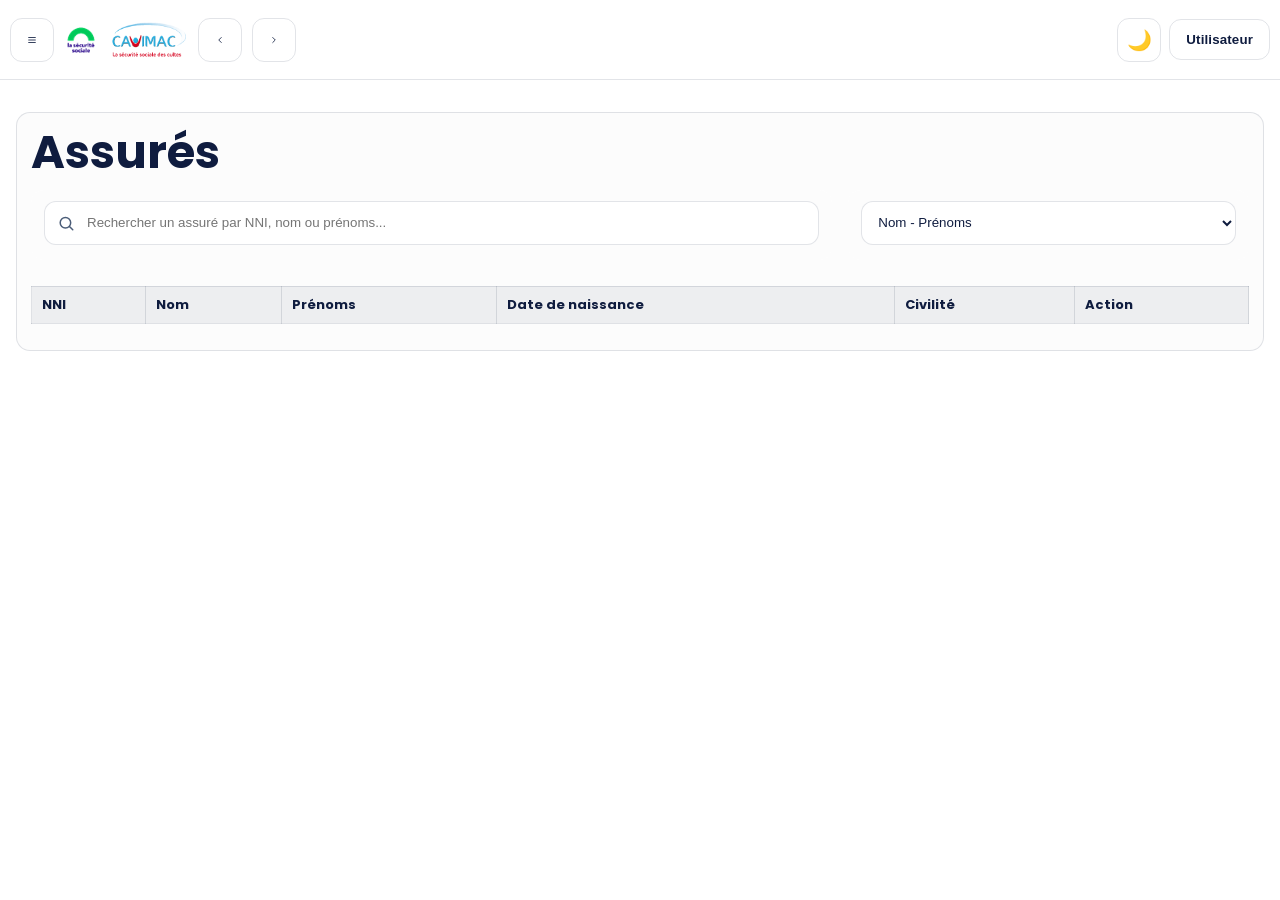
<file: templates/assures.html>
﻿<!doctype html>
<html lang="fr">
<head>
  <meta charset="UTF-8">
  <meta name="viewport" content="width=device-width, initial-scale=1.0">
  <title>Recherche Assurés - IDENT</title>
  <link rel="preconnect" href="https://fonts.googleapis.com">
  <link rel="preconnect" href="https://fonts.gstatic.com" crossorigin>
  <link href="https://fonts.googleapis.com/css2?family=Poppins:wght@400;600;700&display=swap" rel="stylesheet">
  <link rel="stylesheet" href="../static/style.css">
  <script src="../static/sidebar.js" defer></script>
  <script>
    (function () {
      try {
        const params = new URLSearchParams(window.location.search || "");
        const from = params.get("from");
        const allowAuto = from === "collectivite" || from === "global" || !!params.get("nir");
        const hasParam = params.get("nir") || allowAuto;
        const hasName = !!window.name && allowAuto;
        const hasStored = allowAuto && !!localStorage.getItem("assure_nni_target");
        if (hasParam || hasName || hasStored) {
          document.documentElement.classList.add("assure-autoload");
        }
      } catch (_) {}
    })();
  </script>
</head>
<body>
  <div class="toolbar">
    <div class="toolbar-inner">
      <div class="toolbar-left">
        <img class="toolbar-logo" src="../images/Logo_Securite_Social.png" alt="Logo S&#233;curit&#233; Sociale">
        <img class="toolbar-logo" src="../images/Logo_Cavimac.png" alt="Logo Cavimac">
      </div>
      <div class="toolbar-center">
        <div class="toolbar-entity" id="toolbar-assure" hidden>
          <span class="toolbar-entity-label">Assur&#233;</span>
          <span class="toolbar-entity-value" id="toolbar-assure-value">-</span>
        </div>
      </div>
      <div class="toolbar-right">
        <a class="button outline toolbar-home" href="home.html" aria-label="Accueil" title="Accueil">
          <svg class="icon" viewBox="0 0 24 24" fill="none" stroke="currentColor" stroke-width="2" stroke-linecap="round" stroke-linejoin="round" aria-hidden="true">
            <path d="M3 11l9-7 9 7"></path>
            <path d="M9 22V12h6v10"></path>
          </svg>
        </a>
        <button class="button outline toolbar-nav" type="button" aria-label="Retour" title="Retour" onclick="history.back()">
          <svg class="icon" viewBox="0 0 24 24" fill="none" stroke="currentColor" stroke-width="2" stroke-linecap="round" stroke-linejoin="round" aria-hidden="true">
            <path d="M15 18l-6-6 6-6"></path>
          </svg>
        </button>
        <button class="button outline toolbar-nav" type="button" aria-label="Avancer" title="Avancer" onclick="history.forward()">
          <svg class="icon" viewBox="0 0 24 24" fill="none" stroke="currentColor" stroke-width="2" stroke-linecap="round" stroke-linejoin="round" aria-hidden="true">
            <path d="M9 18l6-6-6-6"></path>
          </svg>
        </button>
        <button class="button outline toolbar-theme" type="button" id="theme-toggle" aria-label="Mode sombre" title="Mode sombre">
          <span class="icon">&#127769;</span>
        </button>
        <div class="user-menu" id="user-menu">
          <button class="button outline user-trigger" type="button" id="user-menu-trigger">
            <span id="user-trigger-label">Utilisateur</span>
          </button>
          <div class="user-dropdown hidden" id="user-menu-panel">
            <div class="user-actions">
             <!-- <a class="user-link" href="user_info.html">Mes infos</a> -->
               <div class="user-info">
              <div class="user-name" id="user-name">-</div>
              <div class="user-meta" id="user-service">-</div>
              <div class="user-meta" id="user-email">-</div>
            </div>
              <button class="button ghost user-logout" type="button" id="user-logout">D&#233;connexion</button>
            </div>
          </div>
        </div>
      </div>
    </div>
  </div>

  <div class="grid">
    <div class="details">
      <h1 class="title" id="assure-page-title">Assurés</h1>
      <!-- <p class="subtitle">Recherchez un assuré par NIR, nom ou prénoms, puis ouvrez le détail.</p> -->

      <form id="assure-form" class="form search-panel">
        <div class="panel panel-search">
          <div class="panel-body">
            <div class="form-row compact">
              <input id="assure-search" class="module-search-input" name="search" type="text" placeholder="Rechercher un assuré par NNI, nom ou prénoms..." autocomplete="off">
            </div>
          </div>
        </div>

        <div class="panel panel-tri">
          <div class="panel-body">
            <div class="field">
              <select id="assure-tri-select" name="tri">
                <option value="nom">Nom - Prénoms</option>
                <option value="nir">NNI</option>
                <option value="prenom">Prénoms</option>
              </select>
            </div>
          </div>
        </div>
      </form>

      <div id="assure-loader" class="loader hidden" aria-live="polite">Chargement en cours...</div>
      <div id="nir-result" class="result hidden" aria-live="polite"></div>

      <div class="table-wrapper" id="assure-table-wrapper">
        <table class="data-table" id="assure-table">
          <thead>
            <tr>
              <th>NNI</th>
              <th>Nom</th>
              <th>Prénoms</th>
              <th>Date de naissance</th>
              <th>Civilité</th>
              <th>Action</th>
            </tr>
          </thead>
          <tbody></tbody>
        </table>
      </div>

      <div class="pagination hidden" id="assure-pagination">
        <span class="pagination-info" id="assure-pagination-text">0 résultat</span>
        <label class="pagination-size" for="assure-page-size">
           <!-- Afficher -->
          <select id="assure-page-size" aria-label="Nombre de résultats par page">
            <option value="20" selected>20</option>
            <option value="40">40</option>
            <option value="60">60</option>
            <option value="-1">Tout</option>
          </select>
        </label>
        <button class="button outline" type="button" id="assure-prev">Précédent</button>
        <button class="button outline" type="button" id="assure-next">Suivant</button>
      </div>

      <div id="assure-details" class="details-base" hidden>
        <div class="details-header">
          <div>
            <div class="details-title" id="assure-fullname">-</div>
            <div class="details-sub" id="assure-meta">-</div>
            <div class="details-sub" id="assure-collect-meta">Collectivité maladie : - | Collectivité vieillesse : -</div>
          </div>
          <div class="actions">
            <button class="button outline with-icon" id="btn-export" aria-label="Exporter en Excel" title="Exporter en Excel">
              Exporter
              <svg class="btn-icon" viewBox="0 0 24 24" fill="none" stroke="currentColor" stroke-width="2" stroke-linecap="round" stroke-linejoin="round" aria-hidden="true">
                <path d="M21 15v4a2 2 0 0 1-2 2H5a2 2 0 0 1-2-2v-4"></path>
                <path d="M7 10l5 5 5-5"></path>
                <path d="M12 15V3"></path>
              </svg>
            </button>
          </div>
        </div>
      <div class="tabs" role="tablist">
        <button class="tab active" data-tab="infos">Identification</button>
        <button class="tab" data-tab="situations">Situations</button>
        <button class="tab" data-tab="maladie">Maladie</button>
        <button class="tab" data-tab="vieillesse">Vieillesse</button>
        <button class="tab" data-tab="rco">RCO</button>
        <button class="tab" data-tab="csg">CSG</button>
        <button class="tab" data-tab="adresse">Adresse</button>
        <button class="tab" data-tab="ayantdroit">Ayant droit</button>
        <button class="tab hidden" data-tab="arpege">ARPEGE</button>
      </div>
      <div class="tab-panels">
        <div class="tab-panel active" data-tab="infos">
          <div id="info-list" class="info-grid"></div>
        </div>
        <div class="tab-panel" data-tab="situations">
          <div id="situation-grid" class="info-grid one-col"></div>
        </div>
        <div class="tab-panel" data-tab="maladie">
          <div class="table-title">Historique des situations maladie</div>
          <table class="data-table" id="table-sit-maladie">
            <thead>
              <tr>
                <th>Code situation</th>
                <th>Code nature 1</th>
                <th>Code nature 2</th>
                <th>Date nature 2</th>
                <th>Date des conditions</th>
                <th>Date de déclaration</th>
                <th>Date d'effet</th>
                <th>Cristallisation</th>
                <th>Date MAJ situation</th>
                <th>Date MAJ</th>
              </tr>
            </thead>
            <tbody></tbody>
          </table>

          <div class="maladie-grid">
            <div>
              <div class="table-title">Renouvellement Régime Particulier</div>
              <table class="data-table" id="table-renouv-maladie">
                <tbody>
                  <tr><th>Date d'effet du dernier renouvellement</th><td>-</td></tr>
                  <tr><th>Date Envoi Renouvellement</th><td>-</td></tr>
                  <tr><th>Date Retour Renouvellement</th><td>-</td></tr>
                </tbody>
              </table>
            </div>
            <div>
              <div class="table-title">Historique des collectivités maladie</div>
              <table class="data-table" id="table-collect-malie">
                <thead>
                  <tr>
                    <th>N° collectivité</th>
                    <th>Date effet</th>
                    <th>Date MAJ</th>
                    <th>État actuel</th>
                  </tr>
                </thead>
                <tbody></tbody>
              </table>
            </div>
          </div>
        </div>
        <div class="tab-panel" data-tab="vieillesse">
          <div class="table-title">Historique des situations vieillesse</div>
          <table class="data-table" id="table-sit-vieillesse">
            <thead>
              <tr>
                <th>Code situation</th>
                <th>Code nature 1</th>
                <th>Code nature 2</th>
                <th>Date nature 2</th>
                <th>Date des conditions</th>
                <th>Date de déclaration</th>
                <th>Date d'effet</th>
                <th>Date MAJ situation</th>
                <th>Date MAJ</th>
              </tr>
            </thead>
            <tbody></tbody>
          </table>

          <div class="maladie-grid">
            <div>
              <div class="table-title">Historique des collectivités vieillesse</div>
              <table class="data-table" id="table-collect-vieillesse">
                <thead>
                  <tr>
                    <th>N° collectivité</th>
                    <th>Date effet</th>
                    <th>Date MAJ</th>
                    <th>État actuel</th>
                  </tr>
                </thead>
                <tbody></tbody>
              </table>
            </div>
          </div>
        </div>
        <div class="tab-panel" data-tab="rco">
          <div class="table-title">Historique des situations RCO</div>
          <table class="data-table" id="table-sit-rco">
            <thead>
              <tr>
                <th>Code situation</th>
                <th>Date des conditions</th>
                <th>Date de déclaration</th>
                <th>Date d'effet</th>
                <th>Date MAJ situation</th>
                <th>Date MAJ</th>
              </tr>
            </thead>
            <tbody></tbody>
          </table>

          <div class="maladie-grid">
            <div>
              <div class="table-title">Historique des collectivités vieillesse</div>
              <table class="data-table" id="table-collect-rco">
                <thead>
                  <tr>
                    <th>N° collectivité</th>
                    <th>Date effet</th>
                    <th>Date MAJ</th>
                    <th>État actuel</th>
                  </tr>
                </thead>
                <tbody></tbody>
              </table>
            </div>
          </div>
        </div>
        <div class="tab-panel" data-tab="csg">
          <div class="table-title">Historique des situations CSG</div>
          <table class="data-table" id="table-sit-csg">
            <thead>
              <tr>
                <th>Code situation</th>
                <th>Date des conditions</th>
                <th>Date de déclaration</th>
                <th>Date d'effet</th>
                <th>Date MAJ situation</th>
                <th>Date MAJ</th>
              </tr>
            </thead>
            <tbody></tbody>
          </table>

          <div class="maladie-grid">
            <div>
              <div class="table-title">Historique des collectivités maladie</div>
              <table class="data-table" id="table-collect-csg">
                <thead>
                  <tr>
                    <th>N° collectivité</th>
                    <th>Date effet</th>
                    <th>Date MAJ</th>
                    <th>État actuel</th>
                  </tr>
                </thead>
                <tbody></tbody>
              </table>
            </div>
          </div>
        </div>
        <div class="tab-panel hidden" data-tab="arpege">
          <div class="table-title">Synthese ARPEGE</div>
          <div id="arpege-summary" class="info-grid two-col"></div>
          <div class="table-title">Detail par annee</div>
          <table class="data-table" id="table-arpege">
            <thead>
              <tr>
                <th>Année</th>
                <th>TriVal</th>
                <th>TriCot</th>
                <th>TriAss</th>
                <th>Jan</th>
                <th>Fev</th>
                <th>Mar</th>
                <th>Avr</th>
                <th>Mai</th>
                <th>Jui</th>
                <th>Jul</th>
                <th>Aou</th>
                <th>Sep</th>
                <th>Oct</th>
                <th>Nov</th>
                <th>Dec</th>
                <th>Date MAJ</th>
                <th>TriRach</th>
              </tr>
            </thead>
            <tbody></tbody>
          </table>
          <p class="hint">TriVal = trimestres valides, TriCot = trimestres cotises, TriAss = trimestres assimiles, TriRach = trimestres rachetes.</p>
        </div>
        <div class="tab-panel" data-tab="adresse">
          <div class="info-section">Adresse de l'assuré</div>
          <div class="info-grid one-col">
            <div class="info-row span-all">
              <div class="info-label">Type adresse</div>
              <div class="info-value" id="addr-type">-</div>
            </div>
            <div class="info-row">
              <div class="info-label">Ligne 1</div>
              <div class="info-value" id="addr-line1">-</div>
            </div>
            <div class="info-row">
              <div class="info-label">Ligne 2</div>
              <div class="info-value" id="addr-line2">-</div>
            </div>
            <div class="info-row">
              <div class="info-label">Ligne 3</div>
              <div class="info-value" id="addr-line3">-</div>
            </div>
            <div class="info-row">
              <div class="info-label">Ligne 4</div>
              <div class="info-value" id="addr-line4">-</div>
            </div>
            <div class="info-row">
              <div class="info-label">Code postal / Ville</div>
              <div class="info-value" id="addr-cp-ville">-</div>
            </div>
            <div class="info-row">
              <div class="info-label">Pays</div>
              <div class="info-value" id="addr-pays">-</div>
            </div>
          </div>

          <div class="info-section" style="margin-top: 16px;">Coordonnées</div>
          <div class="info-grid two-max">
            <div class="info-row">
              <div class="info-label">E-mail</div>
              <div class="info-value" id="addr-mail">-</div>
            </div>
            <div class="info-row">
              <div class="info-label">Numéro téléphone</div>
              <div class="info-value" id="addr-tel">-</div>
            </div>
            <div class="info-row">
              <div class="info-label">Numéro télécopie</div>
              <div class="info-value" id="addr-fax">-</div>
            </div>
            <div class="info-row">
              <div class="info-label">Indicatif ville étranger (tél)</div>
              <div class="info-value" id="addr-indic-tel">-</div>
            </div>
            <div class="info-row">
              <div class="info-label">Indicatif ville étranger (fax)</div>
              <div class="info-value" id="addr-indic-fax">-</div>
            </div>
            <div class="info-row">
              <div class="info-label">Indicatif DOM TOM (tél)</div>
              <div class="info-value" id="addr-dom-tel">-</div>
            </div>
            <div class="info-row">
              <div class="info-label">Indicatif DOM TOM (fax)</div>
              <div class="info-value" id="addr-dom-fax">-</div>
            </div>
            <div class="info-row">
              <div class="info-label">Nombre lettres d'info</div>
              <div class="info-value" id="addr-nb-lettres">-</div>
            </div>
            <div class="info-row">
              <div class="info-label">Date de MAJ</div>
              <div class="info-value" id="addr-date-maj">-</div>
            </div>
            <div class="info-row">
              <div class="info-label">NPAI</div>
              <div class="info-value" id="addr-npai">-</div>
            </div>
          </div>
        </div>
        <div class="tab-panel" data-tab="ayantdroit">
          <div class="table-title">Liste des ayants droit</div>
          <table class="data-table" id="table-ayantdroit">
            <thead>
              <tr>
                <th>Rang bénéficiaire</th>
                <th>Nom</th>
                <th>Prénoms</th>
                <th>Date de naissance</th>
                <th>Action</th>
              </tr>
            </thead>
            <tbody></tbody>
          </table>
        </div>
      </div>
    </div>
    </div>
  </div>

  <!-- Ayant droit details modal -->
  <div class="modal-overlay hidden" id="ayantdroit-modal-overlay" role="dialog" aria-modal="true" aria-labelledby="ayantdroit-modal-title">
    <div class="modal">
      <div class="modal-header">
        <div class="modal-title" id="ayantdroit-modal-title">Ayant droit</div>
        <button class="icon-button" type="button" id="ayantdroit-modal-close" aria-label="Fermer">×</button>
      </div>

     <!--<div class="modal-tabs">
        <button class="tab active" type="button" data-ayantdroit-tab="identification">Identification</button>
      </div> --> 

      <div class="modal-body">
        <div class="modal-panel active" data-ayantdroit-panel="identification">
          <div class="table-title">Identification</div>
          <div class="info-grid">
            <div class="info-row span-all">
              <div class="info-label">NNI assuré</div>
              <div class="info-value" id="ayantdroit-nni-assure">-</div>
            </div>
            <div class="info-row span-all">
              <div class="info-label">NNI ayant droit</div>
              <div class="info-value" id="ayantdroit-nni">-</div>
            </div>

            <div class="info-row">
              <div class="info-label">Rang</div>
              <div class="info-value" id="ayantdroit-rang">-</div>
            </div>
            <div class="info-row">
              <div class="info-label">Sexe</div>
              <div class="info-value">
                <span class="check-chip" id="ayantdroit-sexe-h">☐ Homme</span>
                <span class="check-chip" id="ayantdroit-sexe-f" style="margin-left:10px;">☐ Femme</span>
              </div>
            </div>

            <div class="info-row">
              <div class="info-label">Nom patronymique</div>
              <div class="info-value" id="ayantdroit-nompat">-</div>
            </div>
            <div class="info-row">
              <div class="info-label">Nom usuel</div>
              <div class="info-value" id="ayantdroit-nomusuel">-</div>
            </div>

            <div class="info-row">
              <div class="info-label">Prénoms</div>
              <div class="info-value" id="ayantdroit-prenoms">-</div>
            </div>
            <div class="info-row">
              <div class="info-label">Date de naissance</div>
              <div class="info-value" id="ayantdroit-dtnais">-</div>
            </div>

            <div class="info-row">
              <div class="info-label">Âge</div>
              <div class="info-value" id="ayantdroit-age">-</div>
            </div>
            <div class="info-row">
              <div class="info-label">Date MAJ</div>
              <div class="info-value" id="ayantdroit-dtmaj">-</div>
            </div>
          </div>

          <div class="table-title" style="margin-top:12px;">Lieu de naissance</div>
          <div class="info-grid">
            <div class="info-row">
              <div class="info-label">Code commune</div>
              <div class="info-value" id="ayantdroit-codcomnais">-</div>
            </div>
            <div class="info-row">
              <div class="info-label">Commune</div>
              <div class="info-value" id="ayantdroit-commnais">-</div>
            </div>
            <div class="info-row">
              <div class="info-label">Rang naissance</div>
              <div class="info-value" id="ayantdroit-rgnais">-</div>
            </div>
            <div class="info-row">
              <div class="info-label">Pays</div>
              <div class="info-value" id="ayantdroit-paysnais">-</div>
            </div>
          </div>

          <div class="table-title" style="margin-top:12px;">Nationalité</div>
          <div class="info-grid">
            <div class="info-row">
              <div class="info-label">Type nationalité</div>
              <div class="info-value" id="ayantdroit-tn">-</div>
            </div>
            <div class="info-row">
              <div class="info-label">Pays nationalité</div>
              <div class="info-value" id="ayantdroit-paysnat">-</div>
            </div>
          </div>

          <div class="table-title" style="margin-top:12px;">Dates</div>
          <div class="info-grid">
            <div class="info-row">
              <div class="info-label">1ère inscription</div>
              <div class="info-value" id="ayantdroit-dtinscr">-</div>
            </div>
            <div class="info-row">
              <div class="info-label">Certif RNIAM</div>
              <div class="info-value" id="ayantdroit-dtrniam">-</div>
            </div>
            <div class="info-row">
              <div class="info-label">Date décès</div>
              <div class="info-value" id="ayantdroit-dtdeces">-</div>
            </div>
            <div class="info-row">
              <div class="info-label">—</div>
              <div class="info-value">—</div>
            </div>
          </div>

          <div class="table-title" style="margin-top:12px;">Historique des situations Justificatifs d’Ouverture des droits</div>
          <table class="data-table" id="table-ayantdroit-jod">
            <thead>
              <tr>
                <th>Situation JOD</th>
                <th>Date début</th>
                <th>Date fin</th>
                <th>Date MAJ</th>
              </tr>
            </thead>
            <tbody></tbody>
          </table>

          <div class="modal-actions">
          <!--  <button class="button" type="button" id="ayantdroit-open-assure" disabled>Ouvrir fiche assuré</button> -->
            <button class="button outline" type="button" id="ayantdroit-close-bottom">Fermer</button>
          </div>
         <!-- <div class="hint" style="margin-top:8px;">Adresse + autres onglets : encore partiellement fictifs (requêtes SQL à venir).</div> -->
        </div>

      </div>
    </div>
  </div>

  <script>
    const themeToggle = document.getElementById("theme-toggle");
    if (themeToggle) {
      const stored = localStorage.getItem("theme");
      if (stored === "dark") document.body.dataset.theme = "dark";
      const sync = () => {
        const isDark = document.body.dataset.theme === "dark";
        const icon = themeToggle.querySelector(".icon");
        if (icon) icon.textContent = isDark ? "\u2600" : "\uD83C\uDF19";
      };
      sync();
      themeToggle.addEventListener("click", () => {
        const isDark = document.body.dataset.theme === "dark";
        document.body.dataset.theme = isDark ? "" : "dark";
        localStorage.setItem("theme", isDark ? "light" : "dark");
        sync();
      });
    }

    const userTrigger = document.getElementById("user-menu-trigger");
    const userPanel = document.getElementById("user-menu-panel");
    const userName = document.getElementById("user-name");
    const userService = document.getElementById("user-service");
    const userEmail = document.getElementById("user-email");
    const userLogout = document.getElementById("user-logout");
    const userLabel = document.getElementById("user-trigger-label");

    if (userTrigger && userPanel) {
      const closeMenu = () => userPanel.classList.add("hidden");
      userTrigger.addEventListener("click", (event) => {
        event.stopPropagation();
        userPanel.classList.toggle("hidden");
      });
      userPanel.addEventListener("click", (event) => event.stopPropagation());
      document.addEventListener("click", () => closeMenu());
    }

    if (userLogout) {
      userLogout.addEventListener("click", async () => {
        try {
          if (window.pywebview?.api?.logout) {
            await window.pywebview.api.logout();
          }
        } catch (_) {}
        localStorage.removeItem("logged_user");
        window.location.replace("login.html");
      });
    }

    const applyUser = (data) => {
      if (!data) return;
      const fullName = `${data.prenoms ?? ""} ${data.nom ?? ""}`.trim();
      const email = data.email || "Utilisateur";
      const service = data.service || "";
      if (userName) userName.textContent = fullName || "Utilisateur";
      if (userService) userService.textContent = service ? `Service : ${service}` : "";
      if (userEmail) userEmail.textContent = email;
      if (userLabel) userLabel.textContent = service ? `${email} - ${service}` : email;
    };

    const cached = localStorage.getItem("logged_user");
    if (cached) {
      try { applyUser(JSON.parse(cached)); } catch (_) {}
    }

    const loadUserFromApi = () => {
      if (!window.pywebview?.api?.get_logged_user) return;
      window.pywebview.api.get_logged_user().then((resp) => {
        if (resp?.data) applyUser(resp.data);
        updateArpegeVisibility();
      });
    };

    loadUserFromApi();
    window.addEventListener("pywebviewready", loadUserFromApi);

    const exportFolderMap = {
      AFF: "AFFILIATION",
      AFFILIATION: "AFFILIATION",
      JUR: "JURIDIQUE",
      JURIDIQUE: "JURIDIQUE",
      PCI: "PCI",
      RET: "RETRAITE",
      RETRAITE: "RETRAITE",
      IDENT_AFF: "AFFILIATION",
      IDENT_JUR: "JURIDIQUE",
      IDENT_PCI: "PCI",
      IDENT_RET: "RETRAITE",
    };

    const getUserService = () => {
      const cachedUser = localStorage.getItem("logged_user");
      if (!cachedUser) return "";
      try {
        const data = JSON.parse(cachedUser);
        return (data?.service || "").trim();
      } catch (_) {
        return "";
      }
    };

    const isArpegeAllowed = () => {
      const service = (getUserService() || "").trim().toUpperCase();
      return service === "RETRAITE" || service === "SIED" || service === "RET";
    };

    function updateArpegeVisibility() {
      const allowed = isArpegeAllowed();
      if (arpegeTab) arpegeTab.classList.toggle("hidden", !allowed);
      if (arpegePanel) arpegePanel.classList.toggle("hidden", !allowed);
      if (!allowed) {
        const activeArpege = document.querySelector('.tab.active[data-tab="arpege"]');
        if (activeArpege) {
          setActiveTab("infos");
        }
      }
    }

    const normalizeExportFolder = (value) => {
      if (!value) return null;
      const key = value.trim().toUpperCase();
      if (exportFolderMap[key]) return exportFolderMap[key];
      return null;
    };

    const chooseExportOptions = () => {
      const service = getUserService().toUpperCase();
      if (service === "SIED") {
        const choice = window.prompt(
          "Choisir dossier : AFF, PCI, JUR, RET ou PERSO",
          "AFF"
        );
        if (!choice) return null;
        const key = choice.trim().toUpperCase();
        if (key === "PERSO" || key === "PERSONNEL") {
          return { mode: "choose" };
        }
        const folder = normalizeExportFolder(key);
        if (!folder) {
          window.alert("Choix invalide.");
          return null;
        }
        return { mode: "auto", folder };
      }
      const mappedService = normalizeExportFolder(service);
      if (!service || !mappedService) {
        return { mode: "choose" };
      }
      const ok = window.confirm(
        "Exporter dans le dossier de votre service ?\nOK = dossier service\nAnnuler = choisir un emplacement"
      );
      return ok ? { mode: "auto", folder: mappedService } : { mode: "choose" };
    };

    const assureForm = document.getElementById("assure-form");
    const assureSearch = document.getElementById("assure-search");
    const assureTriSelect = document.getElementById("assure-tri-select");
    const nirResult = document.getElementById("nir-result");
    const assureTableBody = document.querySelector("#assure-table tbody");
    const assureTableWrapper = document.getElementById("assure-table-wrapper");
    const assurePagination = document.getElementById("assure-pagination");
    const assurePaginationText = document.getElementById("assure-pagination-text");
    const assurePageSizeSelect = document.getElementById("assure-page-size");
    const assurePrev = document.getElementById("assure-prev");
    const assureNext = document.getElementById("assure-next");
    const homeButton = document.getElementById("btn-home");
    const detailsSection = document.getElementById("assure-details");
    const assurePageTitle = document.getElementById("assure-page-title");
    const backResultsButton = document.getElementById("btn-back-results");
    const exportButton = document.getElementById("btn-export");
    const assureFullname = document.getElementById("assure-fullname");
    const assureMeta = document.getElementById("assure-meta");
    const assureCollectMeta = document.getElementById("assure-collect-meta");
    const assureLoader = document.getElementById("assure-loader");
    const infoList = document.getElementById("info-list");
    const situationGrid = document.getElementById("situation-grid");
    const tableSitMaladie = document.querySelector("#table-sit-maladie tbody");
    const tableRenouvMaladie = document.querySelector("#table-renouv-maladie tbody");
    const tableCollectMalie = document.querySelector("#table-collect-malie tbody");
    const tableSitVieillesse = document.querySelector("#table-sit-vieillesse tbody");
    const tableCollectVieillesse = document.querySelector("#table-collect-vieillesse tbody");
    const tableSitRco = document.querySelector("#table-sit-rco tbody");
    const tableCollectRco = document.querySelector("#table-collect-rco tbody");
    const tableSitCsg = document.querySelector("#table-sit-csg tbody");
    const tableCollectCsg = document.querySelector("#table-collect-csg tbody");
    const tableAyantDroit = document.querySelector("#table-ayantdroit tbody");
    const arpegeTab = document.querySelector('.tab[data-tab="arpege"]');
    const arpegePanel = document.querySelector('.tab-panel[data-tab="arpege"]');
    const arpegeSummary = document.getElementById("arpege-summary");
    const tableArpege = document.querySelector("#table-arpege tbody");
    const toolbarAssure = document.getElementById("toolbar-assure");
    const toolbarAssureValue = document.getElementById("toolbar-assure-value");
    const addrFields = {
      type: document.getElementById("addr-type"),
      line1: document.getElementById("addr-line1"),
      line2: document.getElementById("addr-line2"),
      line3: document.getElementById("addr-line3"),
      line4: document.getElementById("addr-line4"),
      cpVille: document.getElementById("addr-cp-ville"),
      pays: document.getElementById("addr-pays"),
      mail: document.getElementById("addr-mail"),
      tel: document.getElementById("addr-tel"),
      fax: document.getElementById("addr-fax"),
      indicTel: document.getElementById("addr-indic-tel"),
      indicFax: document.getElementById("addr-indic-fax"),
      domTel: document.getElementById("addr-dom-tel"),
      domFax: document.getElementById("addr-dom-fax"),
      nbLettres: document.getElementById("addr-nb-lettres"),
      dateMaj: document.getElementById("addr-date-maj"),
      npai: document.getElementById("addr-npai"),
    };
    updateArpegeVisibility();
    const tabs = document.querySelectorAll("#assure-details .tab");
    const panels = document.querySelectorAll("#assure-details .tab-panel");
    let assureData = [];
    let selectedAssure = null;
    let lastNirValue = "";
    let assurePage = 1;
    let assurePageSize = 20;
    let selectedRowIndex = null;
    let cachedUser = null;
    let cachedPassword = null;
    let hasSearched = false;
    const ASSURE_AUTO_SEARCH_MIN_CHARS = 2;
    const ASSURE_AUTO_SEARCH_DEBOUNCE_MS = 280;
    let assureAutoSearchTimer = null;
    let assureSearchRequestId = 0;
    const assureParams = new URLSearchParams(window.location.search || "");
    const fromValue = assureParams.get("from") || "";
    const fromCollectivite = fromValue === "collectivite";
    const fromGlobal = fromValue === "global";
    const hasNirParam = !!assureParams.get("nir");
    const allowAutoLoad = fromCollectivite || fromGlobal || hasNirParam;

    function clearAssureAutoTarget() {
      try {
        localStorage.removeItem("assure_nni_target");
      } catch (_) {
        /* ignore storage errors */
      }
      try {
        window.name = "";
      } catch (_) {
        /* ignore */
      }
      if (window.pywebview?.api?.set_selected_assure_nni) {
        window.pywebview.api.set_selected_assure_nni("");
      }
    }
    let bootstrapAttempts = 0;

    const showError = (message) => {
      try {
        window.alert(message);
      } catch (_) {
        // ignore if alert fails
      }
    };

    const setResultMessage = (text, success = false) => {
      if (!nirResult) return;
      nirResult.textContent = text || "";
      nirResult.classList.toggle("success", !!success);
      nirResult.classList.toggle("hidden", !text);
    };

    const setLoader = (show, message = "Chargement en cours...") => {
      if (!assureLoader) return;
      assureLoader.textContent = message;
      assureLoader.classList.toggle("hidden", !show);
      if (!show) {
        document.documentElement.classList.remove("assure-autoload");
      }
    };

    window.addEventListener("unhandledrejection", (event) => {
      showError("Erreur inattendue : " + (event.reason || ""));
    });

    function resolveSearchValues(input, triValue) {
      const query = (input || "").trim();
      if (!query) return { nir: "", nom: "", prenom: "" };
      if (/^\d+$/.test(query)) {
        return { nir: query, nom: "", prenom: "" };
      }
      const tri = String(triValue || "").trim().toLowerCase();
      if (tri === "prenom") {
        return { nir: "", nom: "", prenom: query };
      }
      if (tri === "nom") {
        return { nir: "", nom: query, prenom: "" };
      }
      const parts = query.split(/\s+/).filter(Boolean);
      if (parts.length >= 2) {
        return { nir: "", nom: parts[0], prenom: parts.slice(1).join(" ") };
      }
      return { nir: "", nom: query, prenom: "" };
    }

    function resetAssureSearchResults() {
      hasSearched = false;
      assureData = [];
      selectedAssure = null;
      selectedRowIndex = null;
      lastNirValue = "";
      assurePage = 1;
      setResultMessage("");
      setLoader(false);
      renderAssureTable(assureData);
      toggleDetails(false);
      toggleList(true);
    }

    const runAssureSearch = async () => {
      const searchValue = (assureSearch?.value || "").trim();
      const tri = (assureTriSelect?.value || "nom").trim();
      const { nir, nom, prenom } = resolveSearchValues(searchValue, tri);
      const requestId = ++assureSearchRequestId;

      if (!searchValue) {
        setResultMessage("Renseignez un critère de recherche.");
        setLoader(false);
        return;
      }

      setResultMessage("Recherche en cours...");
      setLoader(false);

      if (!window.pywebview || !window.pywebview.api || !window.pywebview.api.fetch_assure) {
        setResultMessage("API pywebview non disponible.");
        return;
      }

      try {
        const user = await ensureCredentials();
        const pwd = cachedPassword;
        if (requestId !== assureSearchRequestId) return;
        if (!user || !pwd) {
          setResultMessage("Connexion annulée (identifiants manquants).");
          return;
        }
        const response = await window.pywebview.api.fetch_assure(user, pwd, nir, nom, prenom, tri);
        if (requestId !== assureSearchRequestId) return;
        if (response?.ok === "true") {
          hasSearched = true;
          assureData = response.data || [];
          setResultMessage(response.message || "Assuré trouvé.", true);
          selectedAssure = null;
          selectedRowIndex = null;
          lastNirValue = nir || "";
          assurePage = 1;
          renderAssureTable(assureData);
          toggleDetails(false);
          toggleList(true);
        } else {
          hasSearched = true;
          setResultMessage("");
          showError(response?.message || "Aucun résultat.");
          assureData = [];
          selectedAssure = null;
          selectedRowIndex = null;
          lastNirValue = "";
          assurePage = 1;
          renderAssureTable(assureData);
          toggleDetails(false);
          toggleList(true);
        }
      } catch (error) {
        if (requestId !== assureSearchRequestId) return;
        hasSearched = true;
        setResultMessage("");
        showError("Erreur pendant la recherche : " + error);
        assureData = [];
        selectedAssure = null;
        selectedRowIndex = null;
        lastNirValue = "";
        assurePage = 1;
        renderAssureTable(assureData);
        toggleDetails(false);
        toggleList(true);
      }
    };

    assureForm?.addEventListener("submit", async (event) => {
      event.preventDefault();
      runAssureSearch();
    });

    assureTriSelect?.addEventListener("change", () => {
      if (!(assureSearch?.value || "").trim()) return;
      runAssureSearch();
    });

    assureSearch?.addEventListener("input", () => {
      const value = (assureSearch.value || "").trim();
      clearTimeout(assureAutoSearchTimer);

      if (!value) {
        assureSearchRequestId += 1;
        resetAssureSearchResults();
        return;
      }

      if (value.length < ASSURE_AUTO_SEARCH_MIN_CHARS) {
        assureSearchRequestId += 1;
        hasSearched = false;
        assureData = [];
        selectedAssure = null;
        selectedRowIndex = null;
        assurePage = 1;
        renderAssureTable(assureData);
        toggleDetails(false);
        toggleList(true);
        setResultMessage("");
        return;
      }

      assureAutoSearchTimer = setTimeout(() => {
        runAssureSearch();
      }, ASSURE_AUTO_SEARCH_DEBOUNCE_MS);
    });

    function updateAssurePagination(total, start, end, pageCount) {
      if (!assurePagination || !assurePaginationText) return;
      if (!total) {
        assurePagination.classList.add("hidden");
        assurePaginationText.textContent = "0 résultat";
        if (assurePrev) assurePrev.disabled = true;
        if (assureNext) assureNext.disabled = true;
        return;
      }
      assurePagination.classList.remove("hidden");
      assurePaginationText.textContent = `${start + 1}-${end} sur ${total} résultats`;
      if (assurePrev) assurePrev.disabled = assurePage <= 1;
      if (assureNext) assureNext.disabled = assurePage >= pageCount;
    }

    function getAssureEffectivePageSize(total) {
      if (assurePageSize === -1) return Math.max(total, 1);
      return assurePageSize;
    }

    function getAssurePageSlice(rows) {
      const total = rows.length;
      if (!total) return { slice: [], start: 0, end: 0, pageCount: 1 };
      const pageSize = getAssureEffectivePageSize(total);
      const pageCount = Math.max(1, Math.ceil(total / pageSize));
      if (assurePage > pageCount) assurePage = pageCount;
      if (assurePage < 1) assurePage = 1;
      const start = (assurePage - 1) * pageSize;
      const end = Math.min(start + pageSize, total);
      return { slice: rows.slice(start, end), start, end, pageCount };
    }

    function renderAssureTable(rows) {
      if (!assureTableBody) return;
      assureTableBody.innerHTML = "";
      if (!rows.length) {
        const tr = document.createElement("tr");
        const emptyText = hasSearched ? "Aucun assuré trouvé" : "-";
        tr.innerHTML = `<td colspan="6" style="text-align:center;">${emptyText}</td>`;
        assureTableBody.appendChild(tr);
        updateAssurePagination(0, 0, 0, 1);
        return;
      }
      const { slice, start, end, pageCount } = getAssurePageSlice(rows);
      slice.forEach((item, idx) => {
        const absoluteIndex = start + idx;
        const tr = document.createElement("tr");
        tr.dataset.index = absoluteIndex;
        if (absoluteIndex === selectedRowIndex) tr.classList.add("row-selected");
        tr.innerHTML = `
          <td>${item.nir || "-"}</td>
          <td>${item.nom_usage || "-"}</td>
          <td>${item.prenom_usage || "-"}</td>
          <td>${item.date_naissance || "-"}</td>
          <td>${item.civilite || "-"}</td>
          <td><button class="button outline assure-consult" data-index="${absoluteIndex}">Consulter</button></td>
        `;
        tr.addEventListener("click", () => {
          selectedRowIndex = absoluteIndex;
          renderAssureTable(rows);
        });
        tr.addEventListener("dblclick", () => {
          openAssureByIndex(absoluteIndex);
        });
        assureTableBody.appendChild(tr);
      });

      assureTableBody.querySelectorAll(".assure-consult").forEach((btn) => {
        btn.addEventListener("click", (e) => {
          e.stopPropagation();
          const idx = Number(btn.dataset.index);
          openAssureByIndex(idx);
        });
      });

      updateAssurePagination(rows.length, start, end, pageCount);
    }

    async function loadMaladieSituations(nir) {
      const nirValue = (nir || "").trim();
      if (!nirValue) return;
      if (!window.pywebview?.api?.fetch_assure_situations_maladie) return;
      try {
        const user = await ensureCredentials();
        const pwd = cachedPassword;
        if (!user || !pwd) return;
        const response = await window.pywebview.api.fetch_assure_situations_maladie(user, pwd, nirValue);
        if (response?.ok === "true" && selectedAssure?.nir === nirValue) {
          selectedAssure.situations_maladie = response.data || [];
          renderMaladieDetails();
        }
      } catch (_) {
        // ignore errors to avoid blocking the UI
      }
    }

    async function loadCurrentSituations(nir) {
      const nirValue = (nir || "").trim();
      if (!nirValue) return;
      if (!window.pywebview?.api?.fetch_assure_situation_maladie_current || !window.pywebview?.api?.fetch_assure_situation_vieillesse_current) {
        return;
      }
      try {
        const user = await ensureCredentials();
        const pwd = cachedPassword;
        if (!user || !pwd) return;
        const [malResp, vieResp] = await Promise.all([
          window.pywebview.api.fetch_assure_situation_maladie_current(user, pwd, nirValue),
          window.pywebview.api.fetch_assure_situation_vieillesse_current(user, pwd, nirValue),
        ]);
        if (selectedAssure?.nir !== nirValue) return;

        const applySituation = (prefix, data) => {
          const row = data || {};
          if (prefix === "maladie") {
            selectedAssure.sit_maladie = row.code_situation || null;
            selectedAssure.nature1_maladie = row.code_nature1 || null;
            selectedAssure.nature2_maladie = row.code_nature2 || null;
            selectedAssure.date_nature2_maladie = row.date_nature2 || null;
            selectedAssure.date_condition_maladie = row.date_conditions || null;
            selectedAssure.date_declaration_maladie = row.date_declaration || null;
            selectedAssure.date_effet_maladie = row.date_effet || null;
            selectedAssure.date_maj_situation_maladie = row.date_maj_situation || null;
            selectedAssure.date_maj_maladie = row.date_maj || null;
            selectedAssure.cristallisation_maladie = row.cristallisation || null;
            selectedAssure.date_edition_notification_maladie = row.date_edition_notification || null;
          } else {
            selectedAssure.sit_vieillesse = row.code_situation || null;
            selectedAssure.nature1_vieillesse = row.code_nature1 || null;
            selectedAssure.nature2_vieillesse = row.code_nature2 || null;
            selectedAssure.date_nature2_vieillesse = row.date_nature2 || null;
            selectedAssure.date_condition_vieillesse = row.date_conditions || null;
            selectedAssure.date_declaration_vieillesse = row.date_declaration || null;
            selectedAssure.date_effet_vieillesse = row.date_effet || null;
            selectedAssure.date_maj_situation_vieillesse = row.date_maj_situation || null;
            selectedAssure.date_maj_vieillesse = row.date_maj || null;
            selectedAssure.cristallisation_vieillesse = row.cristallisation || null;
            selectedAssure.date_edition_notification_vieillesse = row.date_edition_notification || null;
          }
        };

        applySituation("maladie", malResp?.data?.[0]);
        applySituation("vieillesse", vieResp?.data?.[0]);
        renderSituationDetails();
      } catch (_) {
        // ignore errors
      }
    }

    async function loadMaladieHistorique(nir) {
      const nirValue = (nir || "").trim();
      if (!nirValue) return;
      if (!window.pywebview?.api?.fetch_assure_historique_situation_maladie || !window.pywebview?.api?.fetch_assure_collectivites_maladie) {
        return;
      }
      try {
        const user = await ensureCredentials();
        const pwd = cachedPassword;
        if (!user || !pwd) return;
        const promises = [
          window.pywebview.api.fetch_assure_historique_situation_maladie(user, pwd, nirValue),
          window.pywebview.api.fetch_assure_collectivites_maladie(user, pwd, nirValue),
        ];
        const hasRenouv = !!window.pywebview?.api?.fetch_assure_renouvellement_maladie;
        if (hasRenouv) {
          promises.push(window.pywebview.api.fetch_assure_renouvellement_maladie(user, pwd, nirValue));
        }
        const [situResp, collResp, renouvResp] = await Promise.all(promises);
        if (selectedAssure?.nir !== nirValue) return;
        selectedAssure.situations_maladie = situResp?.data || [];
        selectedAssure.collectivites_maladie = collResp?.data || [];
        if (hasRenouv) {
          const r = renouvResp?.data?.[0] || {};
          selectedAssure.date_effet_dernier_renouvellement = r.date_effet_dernier_renouvellement || null;
          selectedAssure.date_envoi_renouvellement = r.date_envoi_renouvellement || null;
          selectedAssure.date_retour_renouvellement = r.date_retour_renouvellement || null;
        } else {
          selectedAssure.date_effet_dernier_renouvellement = null;
          selectedAssure.date_envoi_renouvellement = null;
          selectedAssure.date_retour_renouvellement = null;
        }
        renderMaladieDetails();
      } catch (_) {
        // ignore errors
      }
    }

    async function loadVieillesseHistorique(nir) {
      const nirValue = (nir || "").trim();
      if (!nirValue) return;
      if (!window.pywebview?.api?.fetch_assure_historique_situation_vieillesse || !window.pywebview?.api?.fetch_assure_collectivites_vieillesse) {
        return;
      }
      try {
        const user = await ensureCredentials();
        const pwd = cachedPassword;
        if (!user || !pwd) return;
        const [situResp, collResp] = await Promise.all([
          window.pywebview.api.fetch_assure_historique_situation_vieillesse(user, pwd, nirValue),
          window.pywebview.api.fetch_assure_collectivites_vieillesse(user, pwd, nirValue),
        ]);
        if (selectedAssure?.nir !== nirValue) return;
        selectedAssure.situations_vieillesse = situResp?.data || [];
        selectedAssure.collectivites_vieillesse = collResp?.data || [];
        renderVieillesseDetails();
      } catch (_) {
        // ignore errors
      }
    }

    async function loadRcoHistorique(nir) {
      const nirValue = (nir || "").trim();
      if (!nirValue) return;
      if (!window.pywebview?.api?.fetch_assure_historique_situation_rco || !window.pywebview?.api?.fetch_assure_collectivites_rco) {
        return;
      }
      try {
        const user = await ensureCredentials();
        const pwd = cachedPassword;
        if (!user || !pwd) return;
        const [situResp, collResp] = await Promise.all([
          window.pywebview.api.fetch_assure_historique_situation_rco(user, pwd, nirValue),
          window.pywebview.api.fetch_assure_collectivites_rco(user, pwd, nirValue),
        ]);
        if (selectedAssure?.nir !== nirValue) return;
        selectedAssure.situations_rco = situResp?.data || [];
        selectedAssure.collectivites_rco = collResp?.data || [];
        renderRcoDetails();
      } catch (_) {
        // ignore errors
      }
    }

    async function loadCsgCollectivites(nir) {
      const nirValue = (nir || "").trim();
      if (!nirValue) return;
      if (!window.pywebview?.api?.fetch_assure_collectivites_csg) {
        return;
      }
      try {
        const user = await ensureCredentials();
        const pwd = cachedPassword;
        if (!user || !pwd) return;
        const resp = await window.pywebview.api.fetch_assure_collectivites_csg(user, pwd, nirValue);
        if (selectedAssure?.nir !== nirValue) return;
        selectedAssure.collectivites_csg = resp?.data || [];
        renderCsgDetails();
      } catch (_) {
        // ignore errors
      }
    }

    async function loadAssureAdresse(nir) {
      const nirValue = (nir || "").trim();
      if (!nirValue) return;
      if (!window.pywebview?.api?.fetch_assure_adresse) return;
      try {
        const user = await ensureCredentials();
        const pwd = cachedPassword;
        if (!user || !pwd) return;
        const resp = await window.pywebview.api.fetch_assure_adresse(user, pwd, nirValue);
        if (resp?.ok !== "true" || selectedAssure?.nir !== nirValue) return;
        const data = resp.data || {};
        selectedAssure.addr_l1 = data.ligne1 || null;
        selectedAssure.addr_l2 = data.ligne2 || null;
        selectedAssure.addr_l3 = data.ligne3 || null;
        selectedAssure.addr_l4 = data.ligne4 || null;
        selectedAssure.addr_cp = data.code_postal || null;
        selectedAssure.addr_ville = data.ville || null;
        selectedAssure.addr_pays = data.pays || null;
        selectedAssure.addr_mail = data.email || null;
        selectedAssure.addr_tel = data.tel1 || data.tel2 || data.tel3 || null;
        selectedAssure.addr_fax = data.fax1 || data.fax2 || data.fax3 || null;
        selectedAssure.addr_nb_lettres = data.nb_lettres || null;
        selectedAssure.addr_npai = data.npai || null;
        selectedAssure.addr_date_maj = data.date_maj || null;
        renderAdresseDetails();
      } catch (_) {
        // ignore errors
      }
    }

    async function loadAyantsDroit(nir) {
      const nirValue = (nir || "").trim();
      if (!nirValue) return;
      if (!window.pywebview?.api?.fetch_assure_ayants_droit) return;
      try {
        const user = await ensureCredentials();
        const pwd = cachedPassword;
        if (!user || !pwd) return;
        const resp = await window.pywebview.api.fetch_assure_ayants_droit(user, pwd, nirValue);
        if (resp?.ok !== "true" || selectedAssure?.nir !== nirValue) return;
        selectedAssure.ayants_droit = resp.data || [];
        renderAyantDroitDetails();
      } catch (_) {
        // ignore errors
      }
    }

    async function loadArpege(nir) {
      const nirValue = (nir || "").trim();
      if (!nirValue) return;
      if (!isArpegeAllowed()) return;
      if (!window.pywebview?.api?.fetch_assure_arpege_summary || !window.pywebview?.api?.fetch_assure_arpege_detail) {
        return;
      }
      try {
        const user = await ensureCredentials();
        const pwd = cachedPassword;
        if (!user || !pwd) return;
        const [sumResp, detResp] = await Promise.all([
          window.pywebview.api.fetch_assure_arpege_summary(user, pwd, nirValue),
          window.pywebview.api.fetch_assure_arpege_detail(user, pwd, nirValue),
        ]);
        if (selectedAssure?.nir !== nirValue) return;
        selectedAssure.arpege_summary = sumResp?.data || null;
        selectedAssure.arpege_details = detResp?.data || [];
        renderArpegeDetails();
      } catch (_) {
        // ignore errors
      }
    }

    function openAssureByIndex(idx, options = {}) {
      selectedAssure = assureData[idx];
      if (!selectedAssure) return;
      const nir = (selectedAssure.nir || "").toString().trim();
      const shouldPushHistory = options.pushHistory !== false && !!nir;
      if (shouldPushHistory) {
        assureEnsureListState();
        assurePushDetailState(nir);
      }
      lastNirValue = selectedAssure.nir || lastNirValue;
      updateAssureHeader();
      renderInfoDetails();
      renderSituationDetails();
      renderMaladieDetails();
      renderVieillesseDetails();
      renderRcoDetails();
      renderCsgDetails();
      renderAdresseDetails();
      renderAyantDroitDetails();
      renderArpegeDetails();
      toggleDetails(true);
      toggleList(false);
      loadMaladieSituations(selectedAssure.nir);
      loadCurrentSituations(selectedAssure.nir);
      loadMaladieHistorique(selectedAssure.nir);
      loadVieillesseHistorique(selectedAssure.nir);
      loadRcoHistorique(selectedAssure.nir);
      loadCsgCollectivites(selectedAssure.nir);
      loadAssureAdresse(selectedAssure.nir);
      loadAyantsDroit(selectedAssure.nir);
      loadArpege(selectedAssure.nir);
    }

    async function openAssureByNniDirect(nniValue, options = {}) {
      const raw = (nniValue || "").toString().trim();
      if (!raw) {
        window.alert("NNI manquant pour ouvrir l'assure.");
        return;
      }
      const normalized = raw.replace(/\D/g, "");
      const nir = normalized || raw;
      const shouldPushHistory = options.pushHistory !== false && !!nir;
      if (shouldPushHistory) {
        assureEnsurePageState();
        assurePushDetailState(nir);
      }
      setLoader(true, "Chargement de l'assuré...");
      toggleList(false);
      if (!window.pywebview?.api?.fetch_assure) {
        setLoader(false);
        showError("API pywebview non disponible.");
        return;
      }
      try {
        const user = await ensureCredentials();
        const pwd = cachedPassword;
        if (!user || !pwd) {
          setLoader(false);
          showError("Identifiants manquants.");
          return;
        }
        const response = await window.pywebview.api.fetch_assure(user, pwd, nir, "", "", "nir");
        if (response?.ok === "true") {
          const data = response.data || [];
          const match = data.find((a) => {
            const value = String(a.nir || "").replace(/\D/g, "");
            return value && value === String(nir);
          }) || data[0];
          if (!match) {
            setLoader(false);
            showError("Assuré introuvable.");
            return;
          }
          selectedAssure = match;
          lastNirValue = match.nir || nir;
          updateAssureHeader();
          renderInfoDetails();
          renderSituationDetails();
          renderMaladieDetails();
          renderVieillesseDetails();
          renderRcoDetails();
          renderCsgDetails();
          renderAdresseDetails();
          renderAyantDroitDetails();
          renderArpegeDetails();
          loadMaladieSituations(match.nir);
          loadCurrentSituations(match.nir);
          loadMaladieHistorique(match.nir);
          loadVieillesseHistorique(match.nir);
          loadRcoHistorique(match.nir);
          loadCsgCollectivites(match.nir);
          loadAssureAdresse(match.nir);
          loadAyantsDroit(match.nir);
          loadArpege(match.nir);
          setActiveTab("infos");
          toggleDetails(true);
          toggleSearchArea(true);
          setLoader(false);
        } else {
          setLoader(false);
          showError(response?.message || "Assuré introuvable.");
        }
      } catch (error) {
        setLoader(false);
        showError("Erreur pendant la recherche : " + error);
      }
    }

    function extractCollectiviteNumero(value) {
      const raw = String(value || "").trim();
      if (!raw || raw === "-") return "";
      const firstToken = raw.split(/\s+/)[0];
      return firstToken || raw;
    }

    async function openCollectiviteFromAssure(collectValue) {
      const numero = extractCollectiviteNumero(collectValue);
      if (!numero) {
        showError("Numéro de collectivité manquant.");
        return;
      }
      try {
        localStorage.setItem("collect_id_target", numero);
      } catch (_) {
        /* ignore storage errors */
      }
      try {
        if (window.pywebview?.api?.set_selected_collectivite) {
          await window.pywebview.api.set_selected_collectivite({ numero });
        }
      } catch (_) {
        /* ignore api errors */
      }
      window.location.href = `collectivites.html?collect=${encodeURIComponent(numero)}&from=assure`;
    }

    function toggleDetails(show) {
      if (!detailsSection) return;
      detailsSection.hidden = !show;
      if (assurePageTitle) assurePageTitle.classList.toggle("hidden", show);
      if (backResultsButton) {
        backResultsButton.hidden = !show || !hasSearched;
      }
      if (toolbarAssure) {
        toolbarAssure.hidden = !show;
        toolbarAssure.classList.toggle("hidden", !show);
      }
      if (!show) {
        if (toolbarAssureValue) {
          toolbarAssureValue.textContent = "-";
          toolbarAssureValue.title = "-";
        }
        setActiveTab("infos");
        // Hide the subnav when leaving the details view.
        refreshAssureSubnav();
      } else {
        // Refresh the subnav when entering the details view.
        setTimeout(refreshAssureSubnav, 0);
      }
    }

    function toggleList(show) {
      [assureForm, assureTableWrapper, assurePagination].forEach((el) => {
        el?.classList.toggle("hidden", !show);
      });
      if (nirResult) {
        if (show) {
          setResultMessage(nirResult.textContent || "", nirResult.classList.contains("success"));
        } else {
          nirResult.classList.add("hidden");
        }
      }
      if (show) {
        renderAssureTable(assureData);
      }
      if (backResultsButton) backResultsButton.hidden = show;
      if (show) {
        setLoader(false);
        document.documentElement.classList.remove("assure-autoload");
      }
    }

    // ---- History management (list/detail) so toolbar back/forward behave like a real website.
    const ASSURE_HISTORY_PAGE = "assures";

    function assureUrlList() {
      const url = new URL(window.location.href);
      url.searchParams.delete("nir");
      return url.pathname + (url.search ? url.search : "");
    }

    function assureUrlDetail(nir) {
      const url = new URL(window.location.href);
      url.searchParams.set("nir", String(nir));
      return url.pathname + (url.search ? url.search : "");
    }

    function assureEnsurePageState() {
      const st = history.state;
      if (st && st.page === ASSURE_HISTORY_PAGE) return;
      history.replaceState({ page: ASSURE_HISTORY_PAGE, view: "list" }, "", assureUrlList());
    }

    function assureEnsureListState() {
      const st = history.state;
      if (st && st.page === ASSURE_HISTORY_PAGE && st.view === "list") return;
      history.replaceState({ page: ASSURE_HISTORY_PAGE, view: "list" }, "", assureUrlList());
    }

    function assureReplaceDetailState(nir) {
      const value = String(nir || "").trim();
      if (!value) return;
      history.replaceState(
        { page: ASSURE_HISTORY_PAGE, view: "detail", nir: value, internal: false },
        "",
        assureUrlDetail(value)
      );
    }

    function assureReplaceListState() {
      history.replaceState({ page: ASSURE_HISTORY_PAGE, view: "list" }, "", assureUrlList());
    }

    function assurePushDetailState(nir) {
      const value = String(nir || "").trim();
      if (!value) return;
      const curr = history.state;
      if (curr && curr.page === ASSURE_HISTORY_PAGE && curr.view === "detail" && String(curr.nir || "") === value) return;
      history.pushState(
        { page: ASSURE_HISTORY_PAGE, view: "detail", nir: value, internal: true },
        "",
        assureUrlDetail(value)
      );
    }

    function assureApplyListState() {
      // Show the list and hide details without wiping the loaded rows.
      selectedAssure = null;
      toggleDetails(false);
      toggleSearchArea(false);
      setLoader(false);
      document.documentElement.classList.remove("assure-autoload");
    }

    async function assureApplyDetailState(nir) {
      const value = String(nir || "").trim();
      if (!value) return;

      // If we already have the assure in the current list, reuse it. Otherwise fetch it.
      const matchIdx = assureData.findIndex((a) => String(a?.nir || "").replace(/\D/g, "") === value.replace(/\D/g, ""));
      if (matchIdx >= 0) {
        openAssureByIndex(matchIdx, { pushHistory: false });
        return;
      }
      await openAssureByNniDirect(value, { pushHistory: false });
    }

    window.addEventListener("popstate", (event) => {
      const st = event.state;
      if (!st || st.page !== ASSURE_HISTORY_PAGE) return;
      if (st.view === "list") {
        assureApplyListState();
        return;
      }
      if (st.view === "detail") {
        assureApplyDetailState(st.nir).catch(() => {});
      }
    });

    backResultsButton?.addEventListener("click", () => {
      const st = history.state;
      if (st && st.page === ASSURE_HISTORY_PAGE && st.view === "detail" && st.internal) {
        history.back();
        return;
      }
      assureReplaceListState();
      assureApplyListState();
    });

    assurePrev?.addEventListener("click", () => {
      if (assurePage <= 1) return;
      assurePage -= 1;
      renderAssureTable(assureData);
    });

    assureNext?.addEventListener("click", () => {
      const pageSize = getAssureEffectivePageSize(assureData.length);
      const pageCount = Math.max(1, Math.ceil(assureData.length / pageSize));
      if (assurePage >= pageCount) return;
      assurePage += 1;
      renderAssureTable(assureData);
    });

    assurePageSizeSelect?.addEventListener("change", () => {
      const value = Number(assurePageSizeSelect.value);
      assurePageSize = [20, 40, 60, -1].includes(value) ? value : 20;
      assurePage = 1;
      renderAssureTable(assureData);
    });

    exportButton?.addEventListener("click", async () => {
      if (!lastNirValue) {
        setResultMessage("Aucun critère sélectionné pour l'export.");
        return;
      }
      if (!window.pywebview || !window.pywebview.api || !window.pywebview.api.export_assure) {
        setResultMessage("");
        showError("API pywebview non disponible pour l'export.");
        return;
      }
      const exportOptions = chooseExportOptions();
      if (!exportOptions) return;
      const user = await ensureCredentials();
      const pwd = cachedPassword;
      if (!user || !pwd) return;
      setResultMessage("Export en cours...");
      try {
        const response = await window.pywebview.api.export_assure(
          user,
          pwd,
          selectedAssure?.nir || lastNirValue,
          exportOptions.mode,
          exportOptions.folder || ""
        );
        if (response?.ok === "true") {
          setResultMessage(response.message || "Export réussi.", true);
        } else {
          setResultMessage("");
          showError(response?.message || "Échec export.");
        }
      } catch (error) {
        setResultMessage("");
        showError("Erreur export : " + error);
      }
    });

    tabs.forEach((tab) => {
      tab.addEventListener("click", () => setActiveTab(tab.dataset.tab));
    });

    function updateAssureHeader() {
      if (!selectedAssure) {
        assureFullname.textContent = "-";
        assureMeta.textContent = "-";
        if (assureCollectMeta) {
          assureCollectMeta.textContent = "Collectivité maladie : - | Collectivité vieillesse : -";
        }
        if (toolbarAssureValue) {
          toolbarAssureValue.textContent = "-";
          toolbarAssureValue.title = "-";
        }
        renderInfoDetails();
        renderSituationDetails();
        renderMaladieDetails();
        renderVieillesseDetails();
        renderRcoDetails();
        renderCsgDetails();
        renderAdresseDetails();
        renderAyantDroitDetails();
        return;
      }
      const parts = [selectedAssure.nom_usage, selectedAssure.prenom_usage].filter(Boolean).join(" ");
      const nirLabel = selectedAssure.nir ? ` - ${selectedAssure.nir}` : "";
      assureFullname.textContent = parts ? `${parts}${nirLabel}` : selectedAssure.nir || "-";
      const metaParts = [];
      if (selectedAssure.date_naissance) metaParts.push(`Né(e) le ${selectedAssure.date_naissance}`);
      if (selectedAssure.sexe) metaParts.push(selectedAssure.sexe);
      assureMeta.textContent = metaParts.join(" â€¢ ") || "-";
      if (assureCollectMeta) {
        const collMal = selectedAssure.collectivite_maladie || "-";
        const collVie = selectedAssure.collectivite_vieillesse || "-";
        assureCollectMeta.textContent = `Collectivité maladie : ${collMal} | Collectivité vieillesse : ${collVie}`;
      }
      if (toolbarAssureValue) {
        const nom = String(selectedAssure.nom_usage || "").trim();
        const prenomRaw = String(selectedAssure.prenom_usage || "").trim();
        const firstPrenom = prenomRaw ? prenomRaw.split(/\s+/)[0] : "";
        const namePart = [nom, firstPrenom].filter(Boolean).join(" ").trim() || "-";
        const nirPart = selectedAssure.nir ? ` - ${selectedAssure.nir}` : "";
        const full = `${namePart}${nirPart}`.trim();
        toolbarAssureValue.textContent = full || "-";
        toolbarAssureValue.title = full || "-";
      }
    }

    function setActiveTab(name) {
      tabs.forEach((tab) => {
        tab.classList.toggle("active", tab.dataset.tab === name);
      });
      panels.forEach((panel) => {
        panel.classList.toggle("active", panel.dataset.tab === name);
      });
      refreshAssureSubnav();
    }

    // ---- "Sommaire" (scrollspy) for long tabs in the assure details.
    let assureSubnavObserver = null;
    let assureSubnavScrollCleanup = null;

    function slugify(text) {
      return String(text || "")
        .toLowerCase()
        .trim()
        .replace(/['"]/g, "")
        .replace(/[^a-z0-9]+/g, "-")
        .replace(/^-+|-+$/g, "");
    }

    function ensureAssureSubnav() {
      if (!detailsSection) return null;
      let el = document.getElementById("assure-subnav");
      if (el) return el;
      el = document.createElement("aside");
      el.id = "assure-subnav";
      el.className = "assure-subnav";
      el.hidden = true;
      detailsSection.appendChild(el);
      return el;
    }

    function destroyAssureSubnavObserver() {
      if (assureSubnavObserver) {
        try {
          assureSubnavObserver.disconnect();
        } catch (_) {}
        assureSubnavObserver = null;
      }
    }

    function destroyAssureSubnavScrollSpy() {
      if (assureSubnavScrollCleanup) {
        try {
          assureSubnavScrollCleanup();
        } catch (_) {}
        assureSubnavScrollCleanup = null;
      }
    }

    function getToolbarOffsetPx() {
      try {
        const raw = getComputedStyle(document.documentElement).getPropertyValue("--toolbar-height");
        const n = parseInt(String(raw || "").trim(), 10);
        return Number.isFinite(n) ? n : 80;
      } catch (_) {
        return 80;
      }
    }

    function refreshAssureSubnav() {
      const subnav = ensureAssureSubnav();
      if (!subnav) return;

      // Only when details are visible and we have data.
      if (!selectedAssure || detailsSection?.hidden) {
        destroyAssureSubnavObserver();
        destroyAssureSubnavScrollSpy();
        subnav.hidden = true;
        subnav.innerHTML = "";
        return;
      }

      const activePanel = document.querySelector('#assure-details .tab-panel.active');
      const activeTab = document.querySelector('#assure-details .tab.active')?.dataset?.tab || "tab";
      if (!activePanel) {
        destroyAssureSubnavObserver();
        destroyAssureSubnavScrollSpy();
        subnav.hidden = true;
        subnav.innerHTML = "";
        return;
      }

      // Collect section anchors from the visible panel.
      const candidates = Array.from(
        activePanel.querySelectorAll(".info-section, .table-title, .situation-title")
      );

      const targets = candidates
        .map((el) => ({ el, title: (el.textContent || "").trim() }))
        .filter((x) => x.title && x.title.length > 0);

      // Hide if there is nothing useful to navigate.
      if (targets.length < 2) {
        destroyAssureSubnavObserver();
        destroyAssureSubnavScrollSpy();
        subnav.hidden = true;
        subnav.innerHTML = "";
        return;
      }

      // Ensure unique ids.
      targets.forEach((t, idx) => {
        if (!t.el.id) {
          const base = slugify(t.title) || "section";
          t.el.id = `assure-${activeTab}-${base}-${idx + 1}`;
        }
      });

      subnav.hidden = false;
      subnav.innerHTML = "";

      const title = document.createElement("div");
      title.className = "assure-subnav-title";
      title.textContent = "Sommaire";
      subnav.appendChild(title);

      const list = document.createElement("div");
      list.className = "assure-subnav-list";
      subnav.appendChild(list);

      function setActiveById(id) {
        links.forEach((a) => {
          const href = a.getAttribute("href") || "";
          a.classList.toggle("active", href === `#${id}`);
        });
      }

      const links = targets.map((t, idx) => {
        const a = document.createElement("a");
        a.className = "assure-subnav-link";
        a.href = `#${t.el.id}`;
        a.textContent = t.title;
        a.addEventListener("click", (e) => {
          e.preventDefault();
          setActiveById(t.el.id);
          try {
            t.el.scrollIntoView({ behavior: "smooth", block: "start" });
          } catch (_) {
            window.location.hash = t.el.id;
          }
        });
        if (idx === 0) a.classList.add("active");
        list.appendChild(a);
        return a;
      });

      destroyAssureSubnavObserver();
      destroyAssureSubnavScrollSpy();

      const toolbarOffset = getToolbarOffsetPx();
      const topMargin = toolbarOffset + 150;
      assureSubnavObserver = new IntersectionObserver(
        (entries) => {
          // Pick the closest visible section.
          const visible = entries
            .filter((e) => e.isIntersecting)
            .sort((a, b) => (b.intersectionRatio || 0) - (a.intersectionRatio || 0));
          if (visible.length) {
            setActiveById(visible[0].target.id);
          }
        },
        {
          root: null,
          threshold: [0.12, 0.25, 0.5],
          rootMargin: `-${topMargin}px 0px -70% 0px`,
        }
      );

      targets.forEach((t) => {
        try {
          assureSubnavObserver.observe(t.el);
        } catch (_) {}
      });

      // Fallback scrollspy (more reliable than IntersectionObserver in embedded webviews).
      const computeActive = () => {
        const y = window.scrollY || 0;
        const doc = document.documentElement;
        const atBottom = y + window.innerHeight >= (doc?.scrollHeight || 0) - 2;
        if (atBottom) {
          const last = targets[targets.length - 1];
          if (last?.el?.id) setActiveById(last.el.id);
          return;
        }
        const offset = toolbarOffset + 160;
        let current = targets[0];
        for (const t of targets) {
          const rect = t.el.getBoundingClientRect();
          const top = rect.top + y;
          if (top - offset <= y + 1) current = t;
        }
        if (current?.el?.id) setActiveById(current.el.id);
      };

      // Throttled scroll handler.
      let ticking = false;
      const onScroll = () => {
        if (ticking) return;
        ticking = true;
        requestAnimationFrame(() => {
          ticking = false;
          computeActive();
        });
      };
      window.addEventListener("scroll", onScroll, { passive: true });
      assureSubnavScrollCleanup = () => window.removeEventListener("scroll", onScroll);

      // Ensure correct active state after build.
      setTimeout(computeActive, 0);
    }

    function renderInfoDetails() {
      if (!infoList) return;
      infoList.innerHTML = "";
      if (!selectedAssure) return;
      const items = [
        { section: "1 - Informations générales" },
        { label: "NIR", value: selectedAssure.nir },
        { label: "Nom usage", value: selectedAssure.nom_usage },
        { label: "Prénom usage", value: selectedAssure.prenom_usage },
        {
          dual: true,
          labelLeft: "Date de naissance",
          valueLeft: selectedAssure.date_naissance,
          labelRight: "Civilité",
          valueRight: selectedAssure.civilite,
        },
        { section: "2 - Identification" },
        { label: "Nom usuel", value: selectedAssure.nom_usuel },
        { label: "Date certification RNIAM", value: selectedAssure.date_certif_rniam },
        { section: "3 - Collectivités" },
        { label: "Collectivité maladie", value: selectedAssure.collectivite_maladie, collectLink: true },
        { label: "Collectivité vieillesse", value: selectedAssure.collectivite_vieillesse, collectLink: true },
        { label: "Communauté", value: selectedAssure.communaute },
        { section: "4 - Lieu de naissance" },
        { label: "Code postal", value: selectedAssure.code_postal },
        { label: "Commune", value: selectedAssure.commune },
        { label: "Pays", value: selectedAssure.pays_naissance },
        { section: "5 - Nationalité" },
        { label: "Type nationalité", value: selectedAssure.type_nationalite },
        { label: "Date naturalisation", value: selectedAssure.date_naturalisation },
        { label: "Pays 1", value: selectedAssure.pays1 },
        { section: "6 - Vie religieuse" },
        { label: "Entrée en vie religieuse", value: selectedAssure.date_entree_vie_religieuse },
        { label: "Cessation de vie religieuse", value: selectedAssure.date_cessation_vie_religieuse },
        { label: "Date fin visa VLS/TS", value: selectedAssure.date_fin_visa },
        { label: "Date MAJ", value: selectedAssure.date_maj },
      ].filter(Boolean);

      items.forEach((item) => {
        if (item.section) {
          const section = document.createElement("div");
          section.className = "info-section";
          section.textContent = item.section;
          infoList.appendChild(section);
        } else if (item.dual) {
          const row = document.createElement("div");
          row.className = "info-row info-row-double";
          row.innerHTML = `
            <div class="info-label">${item.labelLeft}</div>
            <div class="info-value">${item.valueLeft || "-"}</div>
            <div class="info-label">${item.labelRight}</div>
            <div class="info-value">${item.valueRight || "-"}</div>
          `;
          infoList.appendChild(row);
        } else if (item.collectLink) {
          const row = document.createElement("div");
          row.className = "info-row";

          const label = document.createElement("div");
          label.className = "info-label";
          label.textContent = item.label;

          const valueCell = document.createElement("div");
          valueCell.className = "info-value";

          const numero = extractCollectiviteNumero(item.value);
          if (!numero) {
            valueCell.textContent = "-";
          } else {
            const actions = document.createElement("div");
            actions.className = "assure-inline-actions";

            const link = document.createElement("button");
            link.type = "button";
            link.className = "assure-inline-link";
            link.textContent = numero;
            link.title = `Ouvrir la collectivité ${numero}`;

            const btn = document.createElement("button");
            btn.type = "button";
            btn.className = "button outline assure-inline-btn";
            btn.textContent = "Consulter";
            btn.title = `Consulter la collectivité ${numero}`;

            const onOpen = async (e) => {
              e.preventDefault();
              e.stopPropagation();
              await openCollectiviteFromAssure(numero);
            };

            link.addEventListener("click", onOpen);
            btn.addEventListener("click", onOpen);
            actions.appendChild(link);
            actions.appendChild(btn);
            valueCell.appendChild(actions);
          }

          row.appendChild(label);
          row.appendChild(valueCell);
          infoList.appendChild(row);
        } else {
          const row = document.createElement("div");
          row.className = "info-row";
          row.innerHTML = `
            <div class="info-label">${item.label}</div>
            <div class="info-value">${item.value || "-"}</div>
          `;
          infoList.appendChild(row);
        }
      });

      refreshAssureSubnav();
    }

    function renderSituationDetails() {
      if (!situationGrid) return;
      situationGrid.innerHTML = "";
      if (!selectedAssure) return;
      const title = document.createElement("div");
      title.className = "table-title";
      title.textContent = "Comparatif des situations Maladie / Vieillesse";
      situationGrid.appendChild(title);

      const wrapper = document.createElement("div");
      wrapper.className = "table-wrapper";

      const table = document.createElement("table");
      table.className = "data-table";
      table.id = "table-situation-compare";
      table.innerHTML = `
        <thead>
          <tr>
            <th>Critère</th>
            <th>Maladie</th>
            <th>Vieillesse</th>
          </tr>
        </thead>
        <tbody></tbody>
      `;

      const rows = [
        { label: "Situation", maladie: selectedAssure.sit_maladie, vieillesse: selectedAssure.sit_vieillesse },
        { label: "Nature situation 1", maladie: selectedAssure.nature1_maladie, vieillesse: selectedAssure.nature1_vieillesse },
        { label: "Date condition", maladie: selectedAssure.date_condition_maladie, vieillesse: selectedAssure.date_condition_vieillesse },
        { label: "Date déclaration", maladie: selectedAssure.date_declaration_maladie, vieillesse: selectedAssure.date_declaration_vieillesse },
        { label: "Cristallisation", maladie: selectedAssure.cristallisation_maladie, vieillesse: selectedAssure.cristallisation_vieillesse },
        { label: "Date effet", maladie: selectedAssure.date_effet_maladie, vieillesse: selectedAssure.date_effet_vieillesse },
        { label: "Nature situation 2", maladie: selectedAssure.nature2_maladie, vieillesse: selectedAssure.nature2_vieillesse },
        { label: "Date nature situation 2", maladie: selectedAssure.date_nature2_maladie, vieillesse: selectedAssure.date_nature2_vieillesse },
        { label: "Date MAJ situation", maladie: selectedAssure.date_maj_situation_maladie, vieillesse: selectedAssure.date_maj_situation_vieillesse },
        { label: "Date édition notification", maladie: selectedAssure.date_edition_notification_maladie, vieillesse: selectedAssure.date_edition_notification_vieillesse },
        { label: "Date MAJ", maladie: selectedAssure.date_maj_maladie, vieillesse: selectedAssure.date_maj_vieillesse },
      ];

      const tbody = table.querySelector("tbody");
      rows.forEach((row) => {
        const tr = document.createElement("tr");
        tr.innerHTML = `
          <td>${row.label}</td>
          <td>${row.maladie || "-"}</td>
          <td>${row.vieillesse || "-"}</td>
        `;
        tbody?.appendChild(tr);
      });

      wrapper.appendChild(table);
      situationGrid.appendChild(wrapper);
      refreshAssureSubnav();
    }

    function renderMaladieDetails() {
      if (tableSitMaladie) {
        tableSitMaladie.innerHTML = "";
        const rows = selectedAssure?.situations_maladie || [];
        if (!rows.length) {
          const tr = document.createElement("tr");
          tr.innerHTML = `<td colspan="10" style="text-align:center;">-</td>`;
          tableSitMaladie.appendChild(tr);
        } else {
          rows.forEach((r) => {
            const tr = document.createElement("tr");
            tr.innerHTML = `
              <td>${r.code_situation || "-"}</td>
              <td>${r.code_nature1 || "-"}</td>
              <td>${r.code_nature2 || "-"}</td>
              <td>${r.date_nature2 || "-"}</td>
              <td>${r.date_conditions || "-"}</td>
              <td>${r.date_declaration || "-"}</td>
              <td>${r.date_effet || "-"}</td>
              <td>${r.cristallisation || "-"}</td>
              <td>${r.date_maj_situation || "-"}</td>
              <td>${r.date_maj || "-"}</td>
            `;
            tableSitMaladie.appendChild(tr);
          });
        }
      }

      if (tableRenouvMaladie) {
        const r = selectedAssure || {};
        tableRenouvMaladie.innerHTML = `
          <tr><th>Date d'effet du dernier renouvellement</th><td>${r.date_effet_dernier_renouvellement || "-"}</td></tr>
          <tr><th>Date Envoi Renouvellement</th><td>${r.date_envoi_renouvellement || "-"}</td></tr>
          <tr><th>Date Retour Renouvellement</th><td>${r.date_retour_renouvellement || "-"}</td></tr>
        `;
      }

      if (tableCollectMalie) {
        tableCollectMalie.innerHTML = "";
        const rows = selectedAssure?.collectivites_maladie || [];
        if (!rows.length) {
          const tr = document.createElement("tr");
          tr.innerHTML = `<td colspan="4" style="text-align:center;">-</td>`;
          tableCollectMalie.appendChild(tr);
        } else {
          rows.forEach((r) => {
            const tr = document.createElement("tr");
            tr.innerHTML = `
              <td>${r.collectivite || "-"}</td>
              <td>${r.date_effet || "-"}</td>
              <td>${r.date_maj || "-"}</td>
              <td>${r.etat_actuel || "-"}</td>
            `;
            tableCollectMalie.appendChild(tr);
          });
        }
      }
    }

    function renderVieillesseDetails() {
      if (tableSitVieillesse) {
        tableSitVieillesse.innerHTML = "";
        const rows = selectedAssure?.situations_vieillesse || [];
        if (!rows.length) {
          const tr = document.createElement("tr");
          tr.innerHTML = `<td colspan="9" style="text-align:center;">-</td>`;
          tableSitVieillesse.appendChild(tr);
        } else {
          rows.forEach((r) => {
            const tr = document.createElement("tr");
            tr.innerHTML = `
              <td>${r.code_situation || "-"}</td>
              <td>${r.code_nature1 || "-"}</td>
              <td>${r.code_nature2 || "-"}</td>
              <td>${r.date_nature2 || "-"}</td>
              <td>${r.date_conditions || "-"}</td>
              <td>${r.date_declaration || "-"}</td>
              <td>${r.date_effet || "-"}</td>
              <td>${r.date_maj_situation || "-"}</td>
              <td>${r.date_maj || "-"}</td>
            `;
            tableSitVieillesse.appendChild(tr);
          });
        }
      }

      if (tableCollectVieillesse) {
        tableCollectVieillesse.innerHTML = "";
        const rows = selectedAssure?.collectivites_vieillesse || [];
        if (!rows.length) {
          const tr = document.createElement("tr");
          tr.innerHTML = `<td colspan="4" style="text-align:center;">-</td>`;
          tableCollectVieillesse.appendChild(tr);
        } else {
          rows.forEach((r) => {
            const tr = document.createElement("tr");
            tr.innerHTML = `
              <td>${r.collectivite || "-"}</td>
              <td>${r.date_effet || "-"}</td>
              <td>${r.date_maj || "-"}</td>
              <td>${r.etat_actuel || "-"}</td>
            `;
            tableCollectVieillesse.appendChild(tr);
          });
        }
      }
    }

    function renderRcoDetails() {
      if (tableSitRco) {
        tableSitRco.innerHTML = "";
        const rows = selectedAssure?.situations_rco || [];
        if (!rows.length) {
          const tr = document.createElement("tr");
          tr.innerHTML = `<td colspan="6" style="text-align:center;">-</td>`;
          tableSitRco.appendChild(tr);
        } else {
          rows.forEach((r) => {
            const tr = document.createElement("tr");
            tr.innerHTML = `
              <td>${r.code_situation || "-"}</td>
              <td>${r.date_conditions || "-"}</td>
              <td>${r.date_declaration || "-"}</td>
              <td>${r.date_effet || "-"}</td>
              <td>${r.date_maj_situation || "-"}</td>
              <td>${r.date_maj || "-"}</td>
            `;
            tableSitRco.appendChild(tr);
          });
        }
      }

      if (tableCollectRco) {
        tableCollectRco.innerHTML = "";
        const rows = selectedAssure?.collectivites_rco || [];
        if (!rows.length) {
          const tr = document.createElement("tr");
          tr.innerHTML = `<td colspan="4" style="text-align:center;">-</td>`;
          tableCollectRco.appendChild(tr);
        } else {
          rows.forEach((r) => {
            const tr = document.createElement("tr");
            tr.innerHTML = `
              <td>${r.collectivite || "-"}</td>
              <td>${r.date_effet || "-"}</td>
              <td>${r.date_maj || "-"}</td>
              <td>${r.etat_actuel || "-"}</td>
            `;
            tableCollectRco.appendChild(tr);
          });
        }
      }
    }

    function renderCsgDetails() {
      if (tableSitCsg) {
        tableSitCsg.innerHTML = "";
        const rows = selectedAssure?.situations_csg || [];
        if (!rows.length) {
          const tr = document.createElement("tr");
          tr.innerHTML = `<td colspan="6" style="text-align:center;">-</td>`;
          tableSitCsg.appendChild(tr);
        } else {
          rows.forEach((r) => {
            const tr = document.createElement("tr");
            tr.innerHTML = `
              <td>${r.code_situation || "-"}</td>
              <td>${r.date_conditions || "-"}</td>
              <td>${r.date_declaration || "-"}</td>
              <td>${r.date_effet || "-"}</td>
              <td>${r.date_maj_situation || "-"}</td>
              <td>${r.date_maj || "-"}</td>
            `;
            tableSitCsg.appendChild(tr);
          });
        }
      }

      if (tableCollectCsg) {
        tableCollectCsg.innerHTML = "";
        const rows = selectedAssure?.collectivites_csg || [];
        if (!rows.length) {
          const tr = document.createElement("tr");
          tr.innerHTML = `<td colspan="4" style="text-align:center;">-</td>`;
          tableCollectCsg.appendChild(tr);
        } else {
          rows.forEach((r) => {
            const tr = document.createElement("tr");
            tr.innerHTML = `
              <td>${r.collectivite || "-"}</td>
              <td>${r.date_effet || "-"}</td>
              <td>${r.date_maj || "-"}</td>
              <td>${r.etat_actuel || "-"}</td>
            `;
            tableCollectCsg.appendChild(tr);
          });
        }
      }
    }

    function renderAdresseDetails() {
      if (!addrFields) return;
      const a = selectedAssure || {};
      const setVal = (el, val) => {
        if (el) el.textContent = val || "-";
      };
      const toBool = (val) => {
        if (val === true) return true;
        if (val === false) return false;
        if (val == null) return false;
        const s = String(val).trim().toLowerCase();
        if (!s) return false;
        return ["1", "y", "yes", "o", "oui", "true", "t", "vrai"].includes(s);
      };
      setVal(addrFields.type, a.addr_type);
      setVal(addrFields.line1, a.addr_l1);
      setVal(addrFields.line2, a.addr_l2);
      setVal(addrFields.line3, a.addr_l3);
      setVal(addrFields.line4, a.addr_l4);
      setVal(addrFields.cpVille, a.addr_cp || a.addr_ville ? `${a.addr_cp || ""} ${a.addr_ville || ""}`.trim() : "-");
      setVal(addrFields.pays, a.addr_pays);
      setVal(addrFields.mail, a.addr_mail);
      setVal(addrFields.tel, a.addr_tel);
      setVal(addrFields.fax, a.addr_fax);
      setVal(addrFields.indicTel, a.addr_indic_tel);
      setVal(addrFields.indicFax, a.addr_indic_fax);
      setVal(addrFields.domTel, a.addr_dom_tel);
      setVal(addrFields.domFax, a.addr_dom_fax);
      setVal(addrFields.nbLettres, a.addr_nb_lettres);
      setVal(addrFields.dateMaj, a.addr_date_maj);
      if (addrFields.npai) {
        // NPAI is a boolean: show an unchecked/checked box.
        addrFields.npai.textContent = toBool(a.addr_npai) ? "\u2611" : "\u2610";
      }
    }

    // Ayant droit modal (uses current table data + placeholders; will be completed when SQL is provided).
    const adModalOverlay = document.getElementById("ayantdroit-modal-overlay");
    const adModalClose = document.getElementById("ayantdroit-modal-close");
    const adModalCloseBottom = document.getElementById("ayantdroit-close-bottom");
    const adModalTitle = document.getElementById("ayantdroit-modal-title");
    const adOpenAssureBtn = document.getElementById("ayantdroit-open-assure");

    const adFields = {
      nniAssure: document.getElementById("ayantdroit-nni-assure"),
      nni: document.getElementById("ayantdroit-nni"),
      rang: document.getElementById("ayantdroit-rang"),
      sexeH: document.getElementById("ayantdroit-sexe-h"),
      sexeF: document.getElementById("ayantdroit-sexe-f"),
      nompat: document.getElementById("ayantdroit-nompat"),
      nomusuel: document.getElementById("ayantdroit-nomusuel"),
      prenoms: document.getElementById("ayantdroit-prenoms"),
      dtnais: document.getElementById("ayantdroit-dtnais"),
      age: document.getElementById("ayantdroit-age"),
      dtmaj: document.getElementById("ayantdroit-dtmaj"),
      codcomnais: document.getElementById("ayantdroit-codcomnais"),
      commnais: document.getElementById("ayantdroit-commnais"),
      rgnais: document.getElementById("ayantdroit-rgnais"),
      paysnais: document.getElementById("ayantdroit-paysnais"),
      tn: document.getElementById("ayantdroit-tn"),
      paysnat: document.getElementById("ayantdroit-paysnat"),
      dtdeces: document.getElementById("ayantdroit-dtdeces"),
      dtrniam: document.getElementById("ayantdroit-dtrniam"),
      dtinscr: document.getElementById("ayantdroit-dtinscr"),
    };

    const adJodBody = document.querySelector("#table-ayantdroit-jod tbody");

    function parseDateFR(s) {
      const v = (s || "").trim();
      const m = /^(\d{2})\/(\d{2})\/(\d{4})$/.exec(v);
      if (!m) return null;
      const d = Number(m[1]);
      const mo = Number(m[2]);
      const y = Number(m[3]);
      const dt = new Date(y, mo - 1, d);
      if (dt.getFullYear() !== y || dt.getMonth() !== mo - 1 || dt.getDate() !== d) return null;
      return dt;
    }

    function computeAge(dateFR) {
      const dt = parseDateFR(dateFR);
      if (!dt) return "-";
      const now = new Date();
      let age = now.getFullYear() - dt.getFullYear();
      const m = now.getMonth() - dt.getMonth();
      if (m < 0 || (m === 0 && now.getDate() < dt.getDate())) age -= 1;
      return String(age);
    }

    function setText(el, val) {
      if (!el) return;
      const v = val == null ? "" : String(val).trim();
      el.textContent = v ? v : "-";
    }

    function switchAyantDroitTab(tabId) {
      document.querySelectorAll("[data-ayantdroit-tab]").forEach((btn) => {
        btn.classList.toggle("active", btn.getAttribute("data-ayantdroit-tab") === tabId);
      });
      document.querySelectorAll("[data-ayantdroit-panel]").forEach((panel) => {
        panel.classList.toggle("active", panel.getAttribute("data-ayantdroit-panel") === tabId);
      });
    }

    function closeAyantDroitModal() {
      adModalOverlay?.classList.add("hidden");
    }

    function openAyantDroitModal(row) {
      if (!adModalOverlay) return;

      const nniAssure = selectedAssure?.nir || selectedAssure?.nni || "-";
      const nniAd = (row?.nni || "").toString().trim();
      const rang = row?.rang || "-";
      const nompat = row?.nom || "-";
      const nomusuel = row?.nom_usuel || "-";
      const prenoms = row?.prenoms || "-";
      const dtnais = row?.date_naissance || "-";

      // Adresse onglet: volontairement vide (requete SQL a venir).

      setText(adFields.nniAssure, nniAssure);
      setText(adFields.nni, nniAd || "-");
      setText(adFields.rang, rang);
      if (adFields.sexeH) adFields.sexeH.textContent = "☐ Homme";
      if (adFields.sexeF) adFields.sexeF.textContent = "☐ Femme";
      setText(adFields.nompat, nompat);
      setText(adFields.nomusuel, nomusuel);
      setText(adFields.prenoms, prenoms);
      setText(adFields.dtnais, dtnais);
      setText(adFields.age, computeAge(dtnais));
      setText(adFields.dtmaj, "-");
      setText(adFields.codcomnais, "-");
      setText(adFields.commnais, "-");
      setText(adFields.rgnais, "-");
      setText(adFields.paysnais, "-");
      setText(adFields.tn, "-");
      setText(adFields.paysnat, "-");
      setText(adFields.dtdeces, "-");
      setText(adFields.dtrniam, "-");
      setText(adFields.dtinscr, "-");

      if (adJodBody) {
        adJodBody.innerHTML = `<tr><td colspan="4" style="text-align:center;">Chargement...</td></tr>`;
      }

      if (adModalTitle) {
        const headerNom = nomusuel && nomusuel !== "-" ? nomusuel : nompat;
        adModalTitle.textContent = `Ayant droit - Rang ${rang} - ${headerNom} ${prenoms}`.trim();
      }

      if (adOpenAssureBtn) {
        adOpenAssureBtn.disabled = !nniAd;
        adOpenAssureBtn.onclick = async () => {
          if (!nniAd) return;
          closeAyantDroitModal();
          await openAssureByNniDirect(nniAd);
        };
      }

      switchAyantDroitTab("identification");
      adModalOverlay.classList.remove("hidden");

      // Load real identification + JOD history (best effort).
      (async () => {
        if (!window.pywebview?.api?.fetch_ayant_droit_identification) return;
        if (!nniAd || !nniAssure || nniAssure === "-") return;
        try {
          const user = await ensureCredentials();
          const pwd = cachedPassword;
          if (!user || !pwd) return;
          const [idResp, jodResp] = await Promise.all([
            window.pywebview.api.fetch_ayant_droit_identification(user, pwd, String(nniAssure), String(nniAd)),
            window.pywebview.api.fetch_ayant_droit_jod_history(user, pwd, String(nniAssure), String(nniAd)),
          ]);
          if (adModalOverlay.classList.contains("hidden")) return;

          const d = idResp?.data || null;
          if (idResp?.ok === "true" && d) {
            setText(adFields.nniAssure, d.nni_assure);
            setText(adFields.nni, d.nni_ayant_droit);
            setText(adFields.rang, d.rang_beneficiaire);
            setText(adFields.nompat, d.nom_ayant_droit);
            setText(adFields.nomusuel, d.nom_usuel_ayant_droit);
            setText(adFields.prenoms, d.prenoms_ayant_droit);
            setText(adFields.dtnais, d.date_naissance_ayant_droit);
            setText(adFields.age, computeAge(d.date_naissance_ayant_droit));
            setText(adFields.dtmaj, d.date_maj);
            setText(adFields.codcomnais, d.code_commune_naissance);
            setText(adFields.commnais, d.commune_de_naissance);
            setText(adFields.rgnais, d.rang_naissance);
            setText(adFields.paysnais, d.pays_de_naissance);
            setText(adFields.tn, d.type_nationalite);
            setText(adFields.paysnat, d.pays_nationalite);
            setText(adFields.dtdeces, d.date_deces);
            setText(adFields.dtrniam, d.date_certif_rniam);
            setText(adFields.dtinscr, d.date_inscription);

            const sexe = String(d.sexe_ayant_droit || "").trim();
            if (adFields.sexeH) adFields.sexeH.textContent = sexe === "1" ? "☑ Homme" : "☐ Homme";
            if (adFields.sexeF) adFields.sexeF.textContent = sexe === "2" ? "☑ Femme" : "☐ Femme";
          } else {
            if (adJodBody) adJodBody.innerHTML = `<tr><td colspan="4" style="text-align:center;">-</td></tr>`;
          }

          if (adJodBody) {
            const rows = (jodResp?.ok === "true" ? (jodResp.data || []) : []) || [];
            adJodBody.innerHTML = "";
            if (!rows.length) {
              adJodBody.innerHTML = `<tr><td colspan="4" style="text-align:center;">-</td></tr>`;
            } else {
              rows.forEach((r) => {
                const tr = document.createElement("tr");
                tr.innerHTML = `
                  <td>${r.situation_jod || "-"}</td>
                  <td>${r.date_debut || "-"}</td>
                  <td>${r.date_fin || "-"}</td>
                  <td>${r.date_maj || "-"}</td>
                `;
                adJodBody.appendChild(tr);
              });
            }
          }
        } catch (_) {
          if (adJodBody) adJodBody.innerHTML = `<tr><td colspan="4" style="text-align:center;">-</td></tr>`;
        }
      })();
    }

    document.querySelectorAll("[data-ayantdroit-tab]").forEach((btn) => {
      btn.addEventListener("click", () => {
        const id = btn.getAttribute("data-ayantdroit-tab");
        if (id) switchAyantDroitTab(id);
      });
    });
    adModalClose?.addEventListener("click", closeAyantDroitModal);
    adModalCloseBottom?.addEventListener("click", closeAyantDroitModal);
    adModalOverlay?.addEventListener("click", (e) => {
      if (e.target === adModalOverlay) closeAyantDroitModal();
    });
    document.addEventListener("keydown", (e) => {
      if (e.key === "Escape" && adModalOverlay && !adModalOverlay.classList.contains("hidden")) {
        closeAyantDroitModal();
      }
    });

    function renderAyantDroitDetails() {
      if (tableAyantDroit) {
        tableAyantDroit.innerHTML = "";
        const rows = selectedAssure?.ayants_droit || [];
        if (!rows.length) {
          const tr = document.createElement("tr");
          tr.innerHTML = `<td colspan="5" style="text-align:center;">-</td>`;
          tableAyantDroit.appendChild(tr);
        } else {
          const isEmptyAyantDroitRow = (r) => {
            if (!r || typeof r !== "object") return true;
            const fields = [r.rang, r.nom, r.nom_usuel, r.prenoms, r.date_naissance, r.nni];
            return fields.every((v) => !String(v || "").trim());
          };
          rows.forEach((r) => {
            const tr = document.createElement("tr");
            const nom = r.nom_usuel || r.nom || "-";
            const hasNni = !!(r.nni || "").toString().trim();
            const hasAnyData = !isEmptyAyantDroitRow(r);
            tr.innerHTML = `
              <td>${r.rang || "-"}</td>
              <td>${nom}</td>
              <td>${r.prenoms || "-"}</td>
              <td>${r.date_naissance || "-"}</td>
              <td></td>
            `;
            const actionTd = tr.querySelector("td:last-child");
            if (actionTd && hasAnyData) {
              const btn = document.createElement("button");
              btn.className = "button outline";
              btn.type = "button";
              btn.textContent = "Consulter";
              btn.addEventListener("click", async (e) => {
                e.stopPropagation();
                openAyantDroitModal(r);
              });
              actionTd.appendChild(btn);
            }
            if (hasAnyData) {
              tr.addEventListener("dblclick", () => {
                openAyantDroitModal(r);
              });
            }
            tableAyantDroit.appendChild(tr);
          });
        }
      }
    }

    function renderArpegeDetails() {
      if (!isArpegeAllowed()) return;
      if (arpegeSummary) {
        arpegeSummary.innerHTML = "";
        const summary = selectedAssure?.arpege_summary || {};
        const items = [
          { label: "TVAL < 1936", value: summary.tval_av36 },
          { label: "TVAL 1936-1979", value: summary.tval_36_79 },
          { label: "TVAL 1979-1997", value: summary.tval_79_97 },
          { label: "Trimestres majores", value: summary.tmaj },
          { label: "Date MAJ", value: summary.date_maj },
        ];
        items.forEach((item) => {
          const row = document.createElement("div");
          row.className = "info-row";
          row.innerHTML = `
            <div class="info-label">${item.label}</div>
            <div class="info-value">${item.value ?? "-"}</div>
          `;
          arpegeSummary.appendChild(row);
        });
      }

      if (tableArpege) {
        tableArpege.innerHTML = "";
        const rows = selectedAssure?.arpege_details || [];
        if (!rows.length) {
          const tr = document.createElement("tr");
          tr.innerHTML = `<td colspan="18" style="text-align:center;">-</td>`;
          tableArpege.appendChild(tr);
        } else {
          rows.forEach((r) => {
            const tr = document.createElement("tr");
            tr.innerHTML = `
              <td>${r.annee ?? "-"}</td>
              <td>${r.trival ?? "-"}</td>
              <td>${r.tricot ?? "-"}</td>
              <td>${r.triass ?? "-"}</td>
              <td>${r.jan ?? "-"}</td>
              <td>${r.fev ?? "-"}</td>
              <td>${r.mar ?? "-"}</td>
              <td>${r.avr ?? "-"}</td>
              <td>${r.mai ?? "-"}</td>
              <td>${r.jui ?? "-"}</td>
              <td>${r.jul ?? "-"}</td>
              <td>${r.aou ?? "-"}</td>
              <td>${r.sep ?? "-"}</td>
              <td>${r.oct ?? "-"}</td>
              <td>${r.nov ?? "-"}</td>
              <td>${r.dec ?? "-"}</td>
              <td>${r.date_maj ?? "-"}</td>
              <td>${r.trirach ?? "-"}</td>
            `;
            tableArpege.appendChild(tr);
          });
        }
      }
    }

    async function ensureCredentials(force = false) {
      if (!force && cachedUser && cachedPassword) return cachedUser;
      cachedUser = "ASCOT";
      cachedPassword = "ASCOT";
      return cachedUser;
    }

    homeButton?.addEventListener("click", async (e) => {
      e.preventDefault();
      try {
        if (window.pywebview?.api?.reset_credentials) {
          await window.pywebview.api.reset_credentials();
        }
      } catch (_) {
        /* ignore */
      } finally {
        cachedUser = null;
        cachedPassword = null;
        window.location.href = "home.html";
      }
    });

    function toggleSearchArea(hide) {
      toggleList(!hide);
    }

    if (!allowAutoLoad) {
      clearAssureAutoTarget();
    }

    async function bootstrapFromQuery() {
      const params = new URLSearchParams(window.location.search || "");
      if (!allowAutoLoad) return;
      let nir = params.get("nir");
      if (!nir && window.pywebview?.api?.get_selected_assure_nni) {
        try {
          const resp = await window.pywebview.api.get_selected_assure_nni();
          if (resp?.ok === "true" && resp.data) {
            nir = resp.data;
          }
        } catch (_) {
          /* ignore api errors */
        }
      }
      if (!nir && (params.get("from") === "collectivite" || params.get("from") === "global")) {
        const rawName = window.name || "";
        if (rawName) {
          try {
            const parsed = JSON.parse(rawName);
            if (parsed && typeof parsed === "object" && parsed.assureNni) {
              nir = parsed.assureNni;
            }
          } catch (_) {
            // fallback: if window.name is just the NNI
            nir = rawName;
          }
        }
      }
      if (!nir) {
        try {
          const stored = localStorage.getItem("assure_nni_target");
          if (stored) {
            nir = stored;
            localStorage.removeItem("assure_nni_target");
          }
        } catch (_) {
          /* ignore storage errors */
        }
      }
      if (!nir) return;
      toggleList(false);
      setLoader(true, "Chargement en cours...");
      const normalizedNir = String(nir).replace(/\D/g, "");
      const nirToSearch = normalizedNir || String(nir);
      nir = nirToSearch;
      // Auto-load entry point: keep a single "detail" history entry so Back returns to the previous page.
      assureReplaceDetailState(nir);
      if (assureSearch) assureSearch.value = nir;
      if (assureTriSelect) assureTriSelect.value = "nir";
      if (!window.pywebview?.api?.fetch_assure) {
        if (bootstrapAttempts < 10) {
          bootstrapAttempts += 1;
          setTimeout(bootstrapFromQuery, 250);
        }
        setLoader(true, "Chargement en cours...");
        return;
      }

      setResultMessage("Recherche en cours...");
      try {
        const user = await ensureCredentials();
        const pwd = cachedPassword;
        if (!user || !pwd) {
          setResultMessage("Connexion annulée (identifiants manquants).");
          return;
        }
        const response = await window.pywebview.api.fetch_assure(user, pwd, nir, "", "", "nir");
        if (response?.ok === "true") {
          hasSearched = true;
          assureData = response.data || [];
          setResultMessage(response.message || "Assuré trouvé.", true);
          selectedAssure = null;
          selectedRowIndex = null;
          lastNirValue = nir;
          assurePage = 1;
          renderAssureTable(assureData);
          const match = assureData.find((a) => {
            const value = String(a.nir || "").replace(/\D/g, "");
            return value && value === String(nir);
          }) || assureData[0];
          if (match) {
            selectedAssure = match;
            updateAssureHeader();
            renderInfoDetails();
            renderSituationDetails();
            renderMaladieDetails();
            renderVieillesseDetails();
            renderRcoDetails();
            renderCsgDetails();
            renderAdresseDetails();
            renderAyantDroitDetails();
            renderArpegeDetails();
            loadMaladieSituations(match.nir);
          loadCurrentSituations(match.nir);
          loadMaladieHistorique(match.nir);
          loadVieillesseHistorique(match.nir);
          loadRcoHistorique(match.nir);
          loadCsgCollectivites(match.nir);
          loadAssureAdresse(match.nir);
          loadAyantsDroit(match.nir);
          loadArpege(match.nir);
            setActiveTab("infos");
            toggleDetails(true);
            toggleSearchArea(true);
            setLoader(false);
          } else {
            toggleDetails(false);
            toggleSearchArea(false);
            setLoader(false);
          }
        } else {
          hasSearched = true;
          setResultMessage("");
          showError(response?.message || "Aucun résultat.");
          assureData = [];
          selectedAssure = null;
          selectedRowIndex = null;
          lastNirValue = "";
          assurePage = 1;
          renderAssureTable(assureData);
          toggleDetails(false);
          toggleSearchArea(false);
          setLoader(false);
        }
      } catch (error) {
        hasSearched = true;
        setResultMessage("");
        showError("Erreur pendant la recherche : " + error);
        assureData = [];
        selectedAssure = null;
        selectedRowIndex = null;
        lastNirValue = "";
        assurePage = 1;
        renderAssureTable(assureData);
        toggleDetails(false);
        toggleSearchArea(false);
        setLoader(false);
      }
    }

    if (window.pywebview && window.pywebview.api) {
      bootstrapFromQuery();
    } else {
      document.addEventListener("pywebviewready", bootstrapFromQuery);
      setTimeout(() => {
        bootstrapFromQuery();
      }, 500);
    }
  </script>
</body>
</html>
</file>
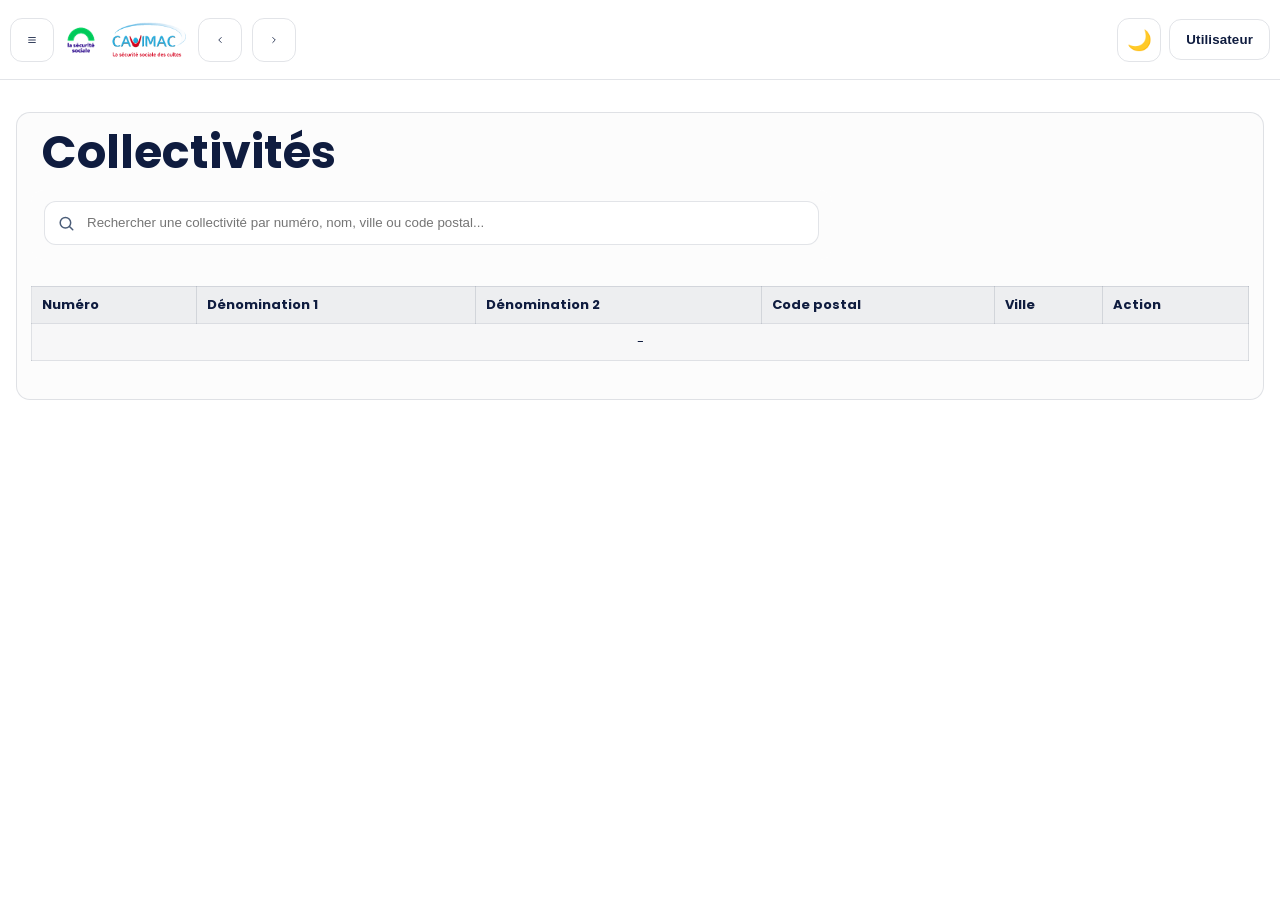
<file: templates/collectivites.html>
﻿<!doctype html>
<html lang="fr">
<head>
  <meta charset="UTF-8">
  <meta name="viewport" content="width=device-width, initial-scale=1.0">
  <title>Collectivites - IDENT</title>
  <link rel="preconnect" href="https://fonts.googleapis.com">
  <link rel="preconnect" href="https://fonts.gstatic.com" crossorigin>
  <link href="https://fonts.googleapis.com/css2?family=Poppins:wght@400;600;700&display=swap" rel="stylesheet">
  <link rel="stylesheet" href="../static/style.css">
  <script src="../static/sidebar.js" defer></script>
</head>
<body>
  <div class="toolbar">
    <div class="toolbar-inner">
      <div class="toolbar-left">
        <img class="toolbar-logo" src="../images/Logo_Securite_Social.png" alt="Logo S&#233;curit&#233; Sociale">
        <img class="toolbar-logo" src="../images/Logo_Cavimac.png" alt="Logo Cavimac">
      </div>
      <div class="toolbar-center">
        <div class="toolbar-entity" id="toolbar-collectivite" hidden>
          <span class="toolbar-entity-label">Collectivité</span>
          <span class="toolbar-entity-value" id="toolbar-collectivite-value">-</span>
          <span class="toolbar-entity-value" id="toolbar-collectivite-culte">-</span>
        </div>
      </div>
      <div class="toolbar-right">
        <a class="button outline toolbar-home" href="home.html" aria-label="Accueil" title="Accueil">
          <svg class="icon" viewBox="0 0 24 24" fill="none" stroke="currentColor" stroke-width="2" stroke-linecap="round" stroke-linejoin="round" aria-hidden="true">
            <path d="M3 11l9-7 9 7"></path>
            <path d="M9 22V12h6v10"></path>
          </svg>
        </a>
        <button class="button outline toolbar-nav" type="button" aria-label="Retour" title="Retour" onclick="history.back()">
          <svg class="icon" viewBox="0 0 24 24" fill="none" stroke="currentColor" stroke-width="2" stroke-linecap="round" stroke-linejoin="round" aria-hidden="true">
            <path d="M15 18l-6-6 6-6"></path>
          </svg>
        </button>
        <button class="button outline toolbar-nav" type="button" aria-label="Avancer" title="Avancer" onclick="history.forward()">
          <svg class="icon" viewBox="0 0 24 24" fill="none" stroke="currentColor" stroke-width="2" stroke-linecap="round" stroke-linejoin="round" aria-hidden="true">
            <path d="M9 18l6-6-6-6"></path>
          </svg>
        </button>
        <button class="button outline toolbar-theme" type="button" id="theme-toggle" aria-label="Mode sombre" title="Mode sombre">
          <span class="icon">&#127769;</span>
        </button>
        <div class="user-menu" id="user-menu">
          <button class="button outline user-trigger" type="button" id="user-menu-trigger">
            <span id="user-trigger-label">Utilisateur</span>
          </button>
          <div class="user-dropdown hidden" id="user-menu-panel">
            <div class="user-actions">
               <div class="user-info">
              <div class="user-name" id="user-name">-</div>
              <div class="user-meta" id="user-service">-</div>
              <div class="user-meta" id="user-email">-</div>
            </div>
            <!--  <a class="user-link" href="user_info.html">Mes infos</a> -->
              <button class="button ghost user-logout" type="button" id="user-logout">D&#233;connexion</button>
            </div>
          </div>
        </div>
      </div>
    </div>
  </div>

  <div class="grid">
    <div class="details">
      <h1 class="title" id="collect-title" style="padding-left: 10px;">Collectivités</h1>
      <!--  <p class="subtitle">Recherchez une collectivité en saisissant nom, ville, code postal etc...</p> -->


     <!-- <p class="subtitle">Renseignez un ou plusieurs critères puis lancez la recherche (préfixe, insensible à la casse).</p> -->

      <form id="collect-form" class="form search-panel">
        <div class="panel panel-search">
         <!-- <div class="panel-title">Critères de recherche</div> -->
          <div class="panel-body">
            <div class="form-row compact">
             <!-- <label class="form-label" for="search-input">Recherche</label> -->
              <input id="search-input" class="module-search-input" name="search" type="text" placeholder="Rechercher une collectivité par numéro, nom, ville ou code postal..." autocomplete="off">
            </div>
          </div>
        </div>
      <!-- <div class="panel panel-actions">
          <button class="button primary" type="submit">Rechercher</button>
        </div> -->
      </form>

      <div id="collect-loader" class="loader hidden" aria-hidden="true">
        <span class="spinner"></span>
        <span>Recherche en cours...</span>
      </div>
     <!-- <p class="hint" id="collect-hint">Requête à venir : données d'exemple affichées pour prévisualisation.</p> -->
      <div id="collect-result" class="result hidden" aria-live="polite"></div>

      <!--<div class="table-title" id="collect-table-title">Résultat de la recherche</div> -->
      <div class="table-wrapper" id="collect-table-wrapper">
        <table class="data-table" id="collect-table">
          <thead>
            <tr>
              <th>Numéro</th>
              <th>Dénomination 1</th>
              <th>Dénomination 2</th>
              <th>Code postal</th>
              <th>Ville</th>
              <th>Action</th>
            </tr>
          </thead>
          <tbody></tbody>
        </table>
      </div>

      <div class="pagination hidden" id="collect-pagination">
        <span class="pagination-info" id="collect-pagination-text">0 résultat</span>
        <label class="pagination-size" for="collect-page-size">
         <!-- Afficher -->
          <select id="collect-page-size" aria-label="Nombre de résultats par page">
            <option value="20" selected>20</option>
            <option value="40">40</option>
            <option value="60">60</option>
            <option value="-1">Tout</option>
          </select>
        </label>
        <button class="button outline" type="button" id="collect-prev">Précédent</button>
        <button class="button outline" type="button" id="collect-next">Suivant</button>
      </div>

      <div class="actions" id="collect-actions" style="justify-content: flex-end; gap: 10px; margin-top: 12px;">
       <!--  <button type="button" class="button ghost" id="btn-ok">consulter</button> -->
      <!--  <button type="button" class="button outline" id="btn-cancel">Réinitialiser le tableau</button> -->
       <!-- <button type="button" class="button primary" id="btn-new">Nouveau</button> -->
      </div>

      <div id="collect-details" class="details-base" hidden>
        <div class="details-header" style="margin-top: 4px;">
          <div>
           <!-- <div class="label">Collectivité consultée :</div> -->
            <div class="details-title" id="coll-title">-</div>
            <div class="details-sub" id="coll-sub">-</div>
            <div class="details-sub" id="coll-culte">Culte : -</div>
            <div id="collect-export-status" class="result hidden" aria-live="polite"></div>
          </div>
          <div class="actions">
            <button class="button outline with-icon" type="button" id="btn-export-collect-header" aria-label="Exporter en Excel" title="Exporter en Excel">
              Exporter
              <svg class="btn-icon" viewBox="0 0 24 24" fill="none" stroke="currentColor" stroke-width="2" stroke-linecap="round" stroke-linejoin="round" aria-hidden="true">
                <path d="M21 15v4a2 2 0 0 1-2 2H5a2 2 0 0 1-2-2v-4"></path>
                <path d="M7 10l5 5 5-5"></path>
                <path d="M12 15V3"></path>
              </svg>
            </button>
          </div>
        </div>

        <div class="tabs" role="tablist">
          <button class="tab active" data-tab="ident">Identification</button>
          <button class="tab" data-tab="adresse">Adresse</button>
          <button class="tab" data-tab="responsables">Responsables</button>
          <button class="tab" data-tab="assures">Assurés</button>
          <button class="tab" data-tab="communautes">Communautés</button>
          <button class="tab" data-tab="referent">Référent</button>
       <!-- <button class="tab" data-tab="export">Export</button> -->  
        </div>

        <div class="tab-panels">
          <div class="tab-panel active" data-tab="ident">
            <div class="info-section">1 - Identification</div><br>
            <div class="info-grid two-col two-max">
              <div class="info-row"><div class="info-label">Numéro</div><div class="info-value" id="ident-numero">-</div></div>
              <div class="info-row"><div class="info-label">Dénomination 1</div><div class="info-value" id="ident-denom1">-</div></div>
              <div class="info-row"><div class="info-label">Dénomination 2</div><div class="info-value" id="ident-denom2">-</div></div>
              <div class="info-row"><div class="info-label">Culte</div><div class="info-value" id="ident-culte">-</div></div>
              <div class="info-row"><div class="info-label">Mode de vie</div><div class="info-value" id="ident-modevie">-</div></div>
              <div class="info-row"><div class="info-label">1ère adhésion</div><div class="info-value" id="ident-adhesion">-</div></div>
              <div class="info-row"><div class="info-label">Reconnaissance cultuelle</div><div class="info-value" id="ident-recult">-</div></div>
              <div class="info-row"><div class="info-label">Création Journal Officiel</div><div class="info-value" id="ident-journal">-</div></div>
              <div class="info-row"><div class="info-label">Nb lettres d'informations</div><div class="info-value" id="ident-nblettres">-</div></div>
              <div class="info-row"><div class="info-label">Date MAJ</div><div class="info-value" id="ident-maj">-</div></div>
            </div>

            <div class="info-section" style="margin-top: 16px;">2 - Historique des situations</div>
            <div class="table-wrapper">
              <table class="data-table" id="table-situations">
                <thead>
                  <tr>
                    <th>Date effet</th>
                    <th>Libellé situation</th>
                    <th>N° Coll. accueil</th>
                    <th>Date MAJ</th>
                  </tr>
                </thead>
                <tbody></tbody>
              </table>
            </div>

            <div class="info-section" style="margin-top: 12px;">3 - Historiques des collectivités reprises suite à fusion</div>
            <div class="table-wrapper">
              <table class="data-table" id="table-fusion">
                <thead>
                  <tr>
                    <th>Date effet</th>
                    <th>N° coll. transférée</th>
                    <th>Date MAJ</th>
                  </tr>
                </thead>
                <tbody></tbody>
              </table>
            </div>
          </div>

          <div class="tab-panel" data-tab="adresse">
            <div class="info-section">1 - Adresse de la collectivité</div><br>
          <!--  <div id="addr-status" class="result" aria-live="polite" style="margin: 0 0 8px;"></div> -->
            <div class="info-grid">
              <div class="info-row"><div class="info-label">Ligne 1</div><div class="info-value" id="addr1">-</div></div>
              <div class="info-row"><div class="info-label">Ligne 2</div><div class="info-value" id="addr2">-</div></div>
              <div class="info-row"><div class="info-label">Ligne 3</div><div class="info-value" id="addr3">-</div></div>
              <div class="info-row"><div class="info-label">Ligne 4</div><div class="info-value" id="addr4">-</div></div>
              <div class="info-grid two-col">
                <div class="info-row"><div class="info-label">Code postal</div><div class="info-value" id="addr-cp">-</div></div>
                <div class="info-row"><div class="info-label">Ville</div><div class="info-value" id="addr-ville">-</div></div>
              </div>
              <div class="info-row"><div class="info-label">Pays</div><div class="info-value" id="addr-pays">-</div></div>
            </div>

            <div class="info-section" style="margin-top: 16px;">2 - Coordonnées</div><br>
            <div class="info-grid">
              <div class="info-row"><div class="info-label">E-mail</div><div class="info-value" id="addr-email">-</div></div>
              <div class="info-row"><div class="info-label">Numéro téléphone</div><div class="info-value" id="addr-tel">-</div></div>
              <div class="info-row"><div class="info-label">Numéro télécopie</div><div class="info-value" id="addr-fax">-</div></div>
              <div class="info-row"><div class="info-label">NPAI</div><div class="info-value" id="addr-npai">-</div></div>
              <div class="info-row"><div class="info-label">Date MAJ adresse</div><div class="info-value" id="addr-maj">-</div></div>
            </div>
          </div>

          <div class="tab-panel" data-tab="responsables">
            <div class="info-section">Responsables maladie / vieillesse</div>
            <div class="table-wrapper" style="margin-top: 10px;">
              <table class="data-table" id="table-responsables">
                <thead>
                  <tr>
                    <th>Champ</th>
                    <th>Responsable maladie</th>
                    <th>Responsable vieillesse</th>
                  </tr>
                </thead>
                <tbody>
                  <tr><td>Nom du responsable</td><td id="resp-maladie-nom">-</td><td id="resp-vie-nom">-</td></tr>
                  <tr><td>Ligne 1</td><td id="resp-maladie-adr1">-</td><td id="resp-vie-adr1">-</td></tr>
                  <tr><td>Ligne 2</td><td id="resp-maladie-adr2">-</td><td id="resp-vie-adr2">-</td></tr>
                  <tr><td>Ligne 3</td><td id="resp-maladie-adr3">-</td><td id="resp-vie-adr3">-</td></tr>
                  <tr><td>Ligne 4</td><td id="resp-maladie-adr4">-</td><td id="resp-vie-adr4">-</td></tr>
                  <tr><td>Code postal</td><td id="resp-maladie-cp">-</td><td id="resp-vie-cp">-</td></tr>
                  <tr><td>Ville</td><td id="resp-maladie-ville">-</td><td id="resp-vie-ville">-</td></tr>
                  <tr><td>Pays</td><td id="resp-maladie-pays">-</td><td id="resp-vie-pays">-</td></tr>
                  <tr><td>E-mail</td><td id="resp-maladie-email">-</td><td id="resp-vie-email">-</td></tr>
                  <tr><td>Numéro téléphone</td><td id="resp-maladie-tel">-</td><td id="resp-vie-tel">-</td></tr>
                  <tr><td>Numéro télécopie</td><td id="resp-maladie-fax">-</td><td id="resp-vie-fax">-</td></tr>
                  <tr><td>Date MAJ</td><td id="resp-maladie-maj">-</td><td id="resp-vie-maj">-</td></tr>
                </tbody>
              </table>
            </div>
          </div>

          <div class="tab-panel" data-tab="assures">
            <form id="assures-collect-form" class="form search-panel assures-search-panel" style="margin-bottom: 12px;">
              <div class="assures-search-row">
                <input
                  id="assures-search-input"
                  type="text"
                  placeholder="Rechercher un assuré (nom, prénoms, NNI...)"
                  aria-label="Recherche dans la liste des assurés"
                  autocomplete="off"
                >
              </div>
              <div class="panel panel-search">
                <div class="panel-body">
                  <div class="field">
                  <!-- <label class="form-label" for="assure-filter-select">Filtre</label> --> 
                    <select id="assure-filter-select" name="assure-filter">
                      <option value="tout">Tout</option>
                      <option value="maladie">Maladie</option>
                      <option value="vieillesse">Vieillesse</option>
                      <option value="adresse">Adresse collectivité</option>
                    </select>
                  </div>
                </div>
              </div>
              <div class="panel panel-tri">
                <div class="panel-body">
                  <div class="field">
                   <!-- <label class="form-label" for="assure-tri-select">Tri</label> -->
                    <select id="assure-tri-select" name="assure-tri">
                      <option value="nom">Nom - Prénoms</option>
                      <option value="nni">NNI</option>
                    </select>
                  </div>
                </div>
              </div>
            </form>
            <div id="assures-result" class="result hidden" aria-live="polite"></div>
            <div class="table-wrapper">
              <table class="data-table" id="assures-table">
                <thead>
                  <tr>
                    <th>Nom</th>
                    <th>Prénoms</th>
                    <th>NNI</th>
                    <th>Code sit. mal.</th>
                    <th>Date effet sit. mal.</th>
                    <th>Date fin sit. mal.</th>
                    <th>Num. coll maladie en cours</th>
                    <th>Code sit. vieil.</th>
                      <th>Date effet sit. vieil.</th>
                      <th>Date fin sit. vieil.</th>
                      <th>Num. coll vieil.</th>
                      <th>Type adresse</th>
                      <th>Action</th>
                    </tr>
                  </thead>
                  <tbody></tbody>
                </table>
            </div>
            <div class="pagination" id="assures-pagination">
              <span class="pagination-info">Affichage : <span id="assures-range">0</span> sur <span id="assures-total">0</span> résultats</span>
              <label class="pagination-size" for="assures-page-size">
                 <!-- Afficher -->
                <select id="assures-page-size" aria-label="Nombre de résultats assurés par page">
                  <option value="20" selected>20</option>
                  <option value="40">40</option>
                  <option value="60">60</option>
                  <option value="-1">Tout</option>
                </select>
              </label>
              <button class="button outline" type="button" id="assures-prev">Précédent</button>
              <button class="button outline" type="button" id="assures-next">Suivant</button>
            </div>
          </div>

          <div class="tab-panel" data-tab="communautes">
            <div class="info-section">Liste des communautés</div>
           <!-- <div id="commu-result" class="result" aria-live="polite"></div> -->
            <div class="table-wrapper">
              <table class="data-table" id="commu-table">
                <thead>
                  <tr>
                    <th>N° Collectivité</th>
                    <th>Rang</th>
                    <th>Dénomination 1</th>
                    <th>Dénomination 2</th>
                    <th>Code postal</th>
                    <th>Ville</th>
                  </tr>
                </thead>
                <tbody></tbody>
              </table>
            </div>
          </div>

          <div class="tab-panel" data-tab="referent">
            <div class="info-section">1 - Référent maladie</div><br>
            <div class="info-grid">
              <div class="info-row"><div class="info-label">Nom</div><div class="info-value" id="ref-nom">-</div></div>
              <div class="info-row"><div class="info-label">Prénom</div><div class="info-value" id="ref-prenom">-</div></div>
              <div class="info-row"><div class="info-label">Numéro de voie</div><div class="info-value" id="ref-num-voie">-</div></div>
              <div class="info-row"><div class="info-label">Libellé de voie</div><div class="info-value" id="ref-lib-voie">-</div></div>
              <div class="info-row"><div class="info-label">Complément adresse</div><div class="info-value" id="ref-complement">-</div></div>
              <div class="info-grid two-col">
                <div class="info-row"><div class="info-label">Code postal</div><div class="info-value" id="ref-cp">-</div></div>
                <div class="info-row"><div class="info-label">Bureau distributeur</div><div class="info-value" id="ref-burdis">-</div></div>
              </div>
              <div class="info-row"><div class="info-label">Pays</div><div class="info-value" id="ref-pays">-</div></div>
            </div>

            <div class="info-section" style="margin-top: 16px;">2 - Coordonnées</div><br>
            <div class="info-grid">
              <div class="info-row"><div class="info-label">Email</div><div class="info-value" id="ref-email">-</div></div>
              <div class="info-row"><div class="info-label">Numéro téléphone</div><div class="info-value" id="ref-tel">-</div></div>
              <div class="info-row"><div class="info-label">Numéro télécopie</div><div class="info-value" id="ref-fax">-</div></div>
              <div class="info-row"><div class="info-label">Date MAJ</div><div class="info-value" id="ref-maj">-</div></div>
            </div>
          </div>

          <div class="tab-panel" data-tab="export">
          <!--  <p class="panel-text">Exporter toutes les données de la collectivité dans un fichier au format Excel (1 onglet par section).</p> -->
            <div class="actions" style="margin-top: 8px;">
              <button class="button primary" type="button" id="btn-export-collect">Exporter les données</button>
            </div>
            <div id="export-result" class="result hidden" aria-live="polite"></div>
          </div>
        </div>
      </div>
    </div>
  </div>

  <div id="toast" class="toast"></div>
  <script>
    const form = document.getElementById("collect-form");
    const searchInput = document.getElementById("search-input");
    const resultBox = document.getElementById("collect-result");
    const collectLoader = document.getElementById("collect-loader");
    const tableBody = document.querySelector("#collect-table tbody");
    const btnOk = document.getElementById("btn-ok");
    const btnCancel = document.getElementById("btn-cancel");
    const btnNew = document.getElementById("btn-new");
    const backResultsButton = document.getElementById("btn-back-results");
    const detailsSection = document.getElementById("collect-details");
    const hint = document.getElementById("collect-hint");
    const tableTitle = document.getElementById("collect-table-title");
    const tableWrapper = document.getElementById("collect-table-wrapper");
    const actionsPanel = document.getElementById("collect-actions");
    const collectPagination = document.getElementById("collect-pagination");
    const collectPaginationText = document.getElementById("collect-pagination-text");
    const collectPageSizeSelect = document.getElementById("collect-page-size");
    const collectPrev = document.getElementById("collect-prev");
    const collectNext = document.getElementById("collect-next");
    const collectTitle = document.getElementById("collect-title");
    const tabs = document.querySelectorAll("#collect-details .tab");
    const panels = document.querySelectorAll("#collect-details .tab-panel");
    const collTitle = document.getElementById("coll-title");
    const collSub = document.getElementById("coll-sub");
    const collCulte = document.getElementById("coll-culte");
    const toolbarCollectivite = document.getElementById("toolbar-collectivite");
    const toolbarCollectiviteValue = document.getElementById("toolbar-collectivite-value");
    const toolbarCollectiviteCulte = document.getElementById("toolbar-collectivite-culte");
    const identNumero = document.getElementById("ident-numero");
    const identDenom1 = document.getElementById("ident-denom1");
    const identDenom2 = document.getElementById("ident-denom2");
    const identCulte = document.getElementById("ident-culte");
    const identModeVie = document.getElementById("ident-modevie");
    const identAdhesion = document.getElementById("ident-adhesion");
    const identRecult = document.getElementById("ident-recult");
    const identJournal = document.getElementById("ident-journal");
    const identNbLettres = document.getElementById("ident-nblettres");
    const identMaj = document.getElementById("ident-maj");
    const tableSituations = document.querySelector("#table-situations tbody");
    const tableFusion = document.querySelector("#table-fusion tbody");
    const addrFields = {
      cp: document.getElementById("addr-cp"),
      ville: document.getElementById("addr-ville"),
      pays: document.getElementById("addr-pays"),
      adr1: document.getElementById("addr1"),
      adr2: document.getElementById("addr2"),
      adr3: document.getElementById("addr3"),
      adr4: document.getElementById("addr4"),
      email: document.getElementById("addr-email"),
      tel: document.getElementById("addr-tel"),
      fax: document.getElementById("addr-fax"),
      npai: document.getElementById("addr-npai"),
      maj: document.getElementById("addr-maj"),
    };
    const addrStatus = document.getElementById("addr-status");
    const respMaladieFields = {
      nom: document.getElementById("resp-maladie-nom"),
      adr1: document.getElementById("resp-maladie-adr1"),
      adr2: document.getElementById("resp-maladie-adr2"),
      adr3: document.getElementById("resp-maladie-adr3"),
      adr4: document.getElementById("resp-maladie-adr4"),
      cp: document.getElementById("resp-maladie-cp"),
      ville: document.getElementById("resp-maladie-ville"),
      pays: document.getElementById("resp-maladie-pays"),
      email: document.getElementById("resp-maladie-email"),
      tel: document.getElementById("resp-maladie-tel"),
      fax: document.getElementById("resp-maladie-fax"),
      maj: document.getElementById("resp-maladie-maj"),
    };
    const respVieFields = {
      nom: document.getElementById("resp-vie-nom"),
      adr1: document.getElementById("resp-vie-adr1"),
      adr2: document.getElementById("resp-vie-adr2"),
      adr3: document.getElementById("resp-vie-adr3"),
      adr4: document.getElementById("resp-vie-adr4"),
      cp: document.getElementById("resp-vie-cp"),
      ville: document.getElementById("resp-vie-ville"),
      pays: document.getElementById("resp-vie-pays"),
      email: document.getElementById("resp-vie-email"),
      tel: document.getElementById("resp-vie-tel"),
      fax: document.getElementById("resp-vie-fax"),
      maj: document.getElementById("resp-vie-maj"),
    };
    const assuresForm = document.getElementById("assures-collect-form");
    const assuresSearchInput = document.getElementById("assures-search-input");
    const assureFilterSelect = document.getElementById("assure-filter-select");
    const assureTriSelect = document.getElementById("assure-tri-select");
    const assuresResult = document.getElementById("assures-result");
    const assuresTableBody = document.querySelector("#assures-table tbody");
    const assuresRange = document.getElementById("assures-range");
    const assuresTotal = document.getElementById("assures-total");
    const assuresPageSizeSelect = document.getElementById("assures-page-size");
    const assuresPrev = document.getElementById("assures-prev");
    const assuresNext = document.getElementById("assures-next");
    const exportResult = document.getElementById("export-result");
    const exportButton = document.getElementById("btn-export-collect");
    const exportHeaderButton = document.getElementById("btn-export-collect-header");
    const toast = document.getElementById("toast");
    const themeToggle = document.getElementById("theme-toggle");
    const commuResult = document.getElementById("commu-result");
    const commuTableBody = document.querySelector("#commu-table tbody");
    const referentFields = {
      nom: document.getElementById("ref-nom"),
      prenom: document.getElementById("ref-prenom"),
      numVoie: document.getElementById("ref-num-voie"),
      libVoie: document.getElementById("ref-lib-voie"),
      complement: document.getElementById("ref-complement"),
      cp: document.getElementById("ref-cp"),
      burdis: document.getElementById("ref-burdis"),
      pays: document.getElementById("ref-pays"),
      email: document.getElementById("ref-email"),
      tel: document.getElementById("ref-tel"),
      fax: document.getElementById("ref-fax"),
      maj: document.getElementById("ref-maj"),
    };
    let selectedRowIndex = null;
    let currentRows = [];
    let hasSearched = false;
    let allAssuresRows = [];
    let currentAssuresRows = [];
    let selectedData = null;
    let cachedUser = null;
    let cachedPassword = null;
    let collectPage = 1;
    let collectPageSize = 20;
    let assuresPage = 1;
    let assuresPageSize = 20;
    let selectedAssureRowIndex = null;
    const COLLECT_AUTO_SEARCH_MIN_CHARS = 2;
    const COLLECT_AUTO_SEARCH_DEBOUNCE_MS = 280;
    let collectAutoSearchTimer = null;
    let collectSearchRequestId = 0;

    const showError = (msg) => {
      try { window.alert(msg); } catch (_) {}
    };

    const collectExportStatus = document.getElementById("collect-export-status");
    const setCollectExportStatus = (message, success = false) => {
      if (!collectExportStatus) return;
      const text = message || "";
      collectExportStatus.textContent = text;
      collectExportStatus.classList.toggle("success", !!success);
      collectExportStatus.classList.toggle("hidden", text.length === 0);
    };

    const exportFolderMap = {
      AFF: "AFFILIATION",
      AFFILIATION: "AFFILIATION",
      JUR: "JURIDIQUE",
      JURIDIQUE: "JURIDIQUE",
      PCI: "PCI",
      RET: "RETRAITE",
      RETRAITE: "RETRAITE",
      IDENT_AFF: "AFFILIATION",
      IDENT_JUR: "JURIDIQUE",
      IDENT_PCI: "PCI",
      IDENT_RET: "RETRAITE",
    };

    const getUserService = () => {
      const cachedUser = localStorage.getItem("logged_user");
      if (!cachedUser) return "";
      try {
        const data = JSON.parse(cachedUser);
        return (data?.service || "").trim();
      } catch (_) {
        return "";
      }
    };

    const normalizeExportFolder = (value) => {
      if (!value) return null;
      const key = value.trim().toUpperCase();
      if (exportFolderMap[key]) return exportFolderMap[key];
      return null;
    };

    const chooseExportOptions = () => {
      const service = getUserService().toUpperCase();
      if (service === "SIED") {
        const choice = window.prompt(
          "Choisir dossier : AFF, PCI, JUR, RET ou PERSO",
          "AFF"
        );
        if (!choice) return null;
        const key = choice.trim().toUpperCase();
        if (key === "PERSO" || key === "PERSONNEL") {
          return { mode: "choose" };
        }
        const folder = normalizeExportFolder(key);
        if (!folder) {
          window.alert("Choix invalide.");
          return null;
        }
        return { mode: "auto", folder };
      }
      const mappedService = normalizeExportFolder(service);
      if (!service || !mappedService) {
        return { mode: "choose" };
      }
      const ok = window.confirm(
        "Exporter dans le dossier de votre service ?\nOK = dossier service\nAnnuler = choisir un emplacement"
      );
      return ok ? { mode: "auto", folder: mappedService } : { mode: "choose" };
    };

    function showToast(message) {
      if (!toast) return;
      toast.textContent = message || "";
      toast.classList.add("show");
      clearTimeout(showToast.timer);
      showToast.timer = setTimeout(() => {
        toast.classList.remove("show");
      }, 2200);
    }

    function initThemeToggle() {
      if (!themeToggle) return;
      const stored = localStorage.getItem("theme");
      if (stored === "dark") document.body.dataset.theme = "dark";
      const sync = () => {
        const isDark = document.body.dataset.theme === "dark";
        const icon = themeToggle.querySelector(".icon");
        if (icon) icon.textContent = isDark ? "\u2600" : "\uD83C\uDF19";
      };
      sync();
      themeToggle.addEventListener("click", () => {
        const isDark = document.body.dataset.theme === "dark";
        document.body.dataset.theme = isDark ? "" : "dark";
        localStorage.setItem("theme", isDark ? "light" : "dark");
        sync();
      });
    }

    let currentSituations = [];
    let currentFusions = [];

    function setActiveTab(name) {
      tabs.forEach((tab) => tab.classList.toggle("active", tab.dataset.tab === name));
      panels.forEach((panel) => panel.classList.toggle("active", panel.dataset.tab === name));
    }

    tabs.forEach((tab) => tab.addEventListener("click", () => setActiveTab(tab.dataset.tab)));

    function setVal(el, value) {
      if (el) el.textContent = value || "-";
    }

    function applyIdentification(data) {
      if (!data) return;
      selectedData = { ...(selectedData || {}), ...data };
      const numero = data.numero ?? selectedData?.numero;
      const denom1 = data.denom1 ?? selectedData?.denom1;
      const denom2 = data.denom2 ?? selectedData?.denom2;
      const culte = data.culte ?? selectedData?.culte;
      setVal(identNumero, numero);
      setVal(identDenom1, denom1);
      setVal(identDenom2, denom2);
      setVal(identCulte, data.culte);
      setVal(identModeVie, data.mode_vie);
      setVal(identAdhesion, data.date_adhesion);
      setVal(identRecult, data.recult);
      setVal(identJournal, data.date_journal);
      setVal(identNbLettres, data.nb_lettres);
      setVal(identMaj, data.date_maj);
      if (collTitle) collTitle.textContent = `${numero ?? "-"} ${denom1 ?? ""}`.trim();
      if (collSub) collSub.textContent = denom2 ?? "";
      if (collCulte) collCulte.textContent = culte ? `Culte : ${culte}` : "Culte : -";
      if (toolbarCollectivite && toolbarCollectiviteValue) {
        if (detailsSection?.hidden) return;
        toolbarCollectivite.hidden = false;
        toolbarCollectivite.classList.remove("hidden");
        const toolbarText = `${numero ?? "-"} ${denom1 ?? ""}`.trim() || "-";
        toolbarCollectiviteValue.textContent = toolbarText;
        toolbarCollectiviteValue.title = toolbarText;
        if (toolbarCollectiviteCulte) {
          toolbarCollectiviteCulte.textContent = "";
        }
      }
    }

    function fillFromSelectedFallback() {
      if (!selectedData) return;
      setVal(addrFields.cp, selectedData.cp);
      setVal(addrFields.ville, selectedData.ville);
      setVal(identDenom1, selectedData.denom1);
      setVal(identDenom2, selectedData.denom2);
    }

    function setAddrStatus(message, success = false) {
      if (!addrStatus) return;
      addrStatus.textContent = message || "";
      addrStatus.classList.toggle("success", !!success);
    }

    function clearResponsable(fields) {
      Object.values(fields).forEach((el) => setVal(el, "-"));
    }

    function clearReferent() {
      Object.values(referentFields).forEach((el) => setVal(el, "-"));
    }

    function setAssuresResult(message, success = false, count = null) {
      if (!assuresResult) return;
      let text = message || "";
      if (success && typeof count === "number") {
        if (text) {
          text = `${text} Nombre : ${count}`;
        } else {
          text = ` ${count} Assurés récupérés.`;
        }
      }
      assuresResult.textContent = text;
      assuresResult.classList.toggle("success", !!success);
      assuresResult.classList.toggle("hidden", text.length === 0);
    }

    function setExportResult(message, success = false) {
      if (!exportResult) return;
      const text = message || "";
      exportResult.textContent = text;
      exportResult.classList.toggle("success", !!success);
      exportResult.classList.toggle("hidden", text.length === 0);
    }

    function updateAssuresPagination(total, start, end, pageCount) {
      if (!assuresRange || !assuresTotal) return;
      assuresTotal.textContent = String(total || 0);
      if (!total) {
        assuresRange.textContent = "0";
        if (assuresPrev) assuresPrev.disabled = true;
        if (assuresNext) assuresNext.disabled = true;
        return;
      }
      assuresRange.textContent = `${start + 1}-${end}`;
      if (assuresPrev) assuresPrev.disabled = assuresPage <= 1;
      if (assuresNext) assuresNext.disabled = assuresPage >= pageCount;
    }

    function normalizeAssureSearchValue(value) {
      return String(value || "")
        .normalize("NFD")
        .replace(/[\u0300-\u036f]/g, "")
        .toLowerCase()
        .trim();
    }

    function buildAssureSearchText(row) {
      return [
        row?.nom,
        row?.prenoms,
        row?.nni,
        row?.code_maladie,
        row?.code_vieillesse,
        row?.num_coll_maladie,
        row?.num_coll_vieillesse,
        row?.type_adresse,
      ].join(" ");
    }

    function applyAssuresLocalSearch(resetPage = true) {
      const query = normalizeAssureSearchValue(assuresSearchInput?.value || "");
      if (!query) {
        currentAssuresRows = [...allAssuresRows];
      } else {
        currentAssuresRows = allAssuresRows.filter((row) =>
          normalizeAssureSearchValue(buildAssureSearchText(row)).includes(query)
        );
      }
      if (resetPage) assuresPage = 1;
      renderAssuresPage();
    }

    function getAssuresEffectivePageSize(total) {
      if (assuresPageSize === -1) return Math.max(total, 1);
      return assuresPageSize;
    }

    function getAssuresPageSlice(rows) {
      const total = rows.length;
      if (!total) return { slice: [], start: 0, end: 0, pageCount: 1 };
      const pageSize = getAssuresEffectivePageSize(total);
      const pageCount = Math.max(1, Math.ceil(total / pageSize));
      if (assuresPage > pageCount) assuresPage = pageCount;
      if (assuresPage < 1) assuresPage = 1;
      const start = (assuresPage - 1) * pageSize;
      const end = Math.min(start + pageSize, total);
      return { slice: rows.slice(start, end), start, end, pageCount };
    }

    function renderAssuresPage() {
      if (!assuresTableBody) return;
      assuresTableBody.innerHTML = "";
        if (!currentAssuresRows.length) {
          selectedAssureRowIndex = null;
          const tr = document.createElement("tr");
          tr.innerHTML = `<td colspan="13" style="text-align:center;">-</td>`;
          assuresTableBody.appendChild(tr);
          updateAssuresPagination(0, 0, 0, 1);
          return;
        }
      const { slice, start, end, pageCount } = getAssuresPageSlice(currentAssuresRows);
        const openAssureFromRow = async (row) => {
          if (!row?.nni) {
            window.alert("NNI manquant pour ouvrir l'assure.");
            return;
          }
          const rawNni = String(row.nni);
          const normalized = rawNni.replace(/\D/g, "");
          const nniForSearch = normalized || rawNni;
          const nir = encodeURIComponent(nniForSearch);
          try {
            localStorage.setItem("assure_nni_target", nniForSearch);
          } catch (_) {
            /* ignore storage errors */
          }
          if (selectedData?.numero) {
            try {
              localStorage.setItem("collect_id_target", String(selectedData.numero));
            } catch (_) {
              /* ignore storage errors */
            }
          }
          try {
            window.name = JSON.stringify({ assureNni: nniForSearch });
          } catch (_) {
            /* ignore window.name errors */
          }
          if (window.pywebview?.api?.set_selected_assure_nni) {
            try {
              await window.pywebview.api.set_selected_assure_nni(nniForSearch);
            } catch (_) {
              /* ignore api errors */
            }
          }
          window.location.href = `assures.html?nir=${nir}&from=collectivite`;
        };

        slice.forEach((r, idx) => {
          const absoluteIndex = start + idx;
          const tr = document.createElement("tr");
          tr.dataset.nni = r.nni || "";
          tr.dataset.absoluteIndex = String(absoluteIndex);
          if (selectedAssureRowIndex === absoluteIndex) tr.classList.add("row-selected");
          tr.innerHTML = `
            <td>${r.nom || "-"}</td>
            <td>${r.prenoms || "-"}</td>
          <td>${r.nni || "-"}</td>
          <td>${r.code_maladie || "-"}</td>
          <td>${r.date_effet_maladie || "-"}</td>
          <td>${r.date_fin_maladie || "-"}</td>
          <td>${r.num_coll_maladie || "-"}</td>
          <td>${r.code_vieillesse || "-"}</td>
            <td>${r.date_effet_vieillesse || "-"}</td>
            <td>${r.date_fin_vieillesse || "-"}</td>
            <td>${r.num_coll_vieillesse || "-"}</td>
            <td>${r.type_adresse || "-"}</td>
          `;
          tr.addEventListener("dblclick", async () => {
            await openAssureFromRow(r);
          });
          const actionsTd = document.createElement("td");
          actionsTd.style.whiteSpace = "nowrap";
          const btnConsult = document.createElement("button");
          btnConsult.className = "button outline";
          btnConsult.type = "button";
          btnConsult.textContent = "Consulter";
          btnConsult.addEventListener("click", async (e) => {
            e.stopPropagation();
            selectedAssureRowIndex = absoluteIndex;
            assuresTableBody.querySelectorAll("tr").forEach((rowEl) => {
              rowEl.classList.toggle("row-selected", rowEl === tr);
            });
            await openAssureFromRow(r);
          });
          actionsTd.appendChild(btnConsult);
          tr.appendChild(actionsTd);
          tr.addEventListener("click", () => {
            selectedAssureRowIndex = absoluteIndex;
            assuresTableBody.querySelectorAll("tr").forEach((rowEl) => {
              rowEl.classList.toggle("row-selected", rowEl === tr);
            });
          });
          assuresTableBody.appendChild(tr);
        });
      updateAssuresPagination(currentAssuresRows.length, start, end, pageCount);
    }

    function renderAssures(rows) {
      allAssuresRows = rows || [];
      applyAssuresLocalSearch(true);
    }

    function setCommunautesResult(message, success = false) {
      if (!commuResult) return;
      commuResult.textContent = message || "";
      commuResult.classList.toggle("success", !!success);
    }

    function renderCommunautes(rows) {
      if (!commuTableBody) return;
      commuTableBody.innerHTML = "";
      if (!rows.length) {
        const tr = document.createElement("tr");
        tr.innerHTML = `<td colspan="6" style="text-align:center;">-</td>`;
        commuTableBody.appendChild(tr);
      } else {
        rows.forEach((r) => {
          const tr = document.createElement("tr");
          tr.innerHTML = `
            <td>${r.numero || "-"}</td>
            <td>${r.rang || "-"}</td>
            <td>${r.denom1 || "-"}</td>
            <td>${r.denom2 || "-"}</td>
            <td>${r.cp || "-"}</td>
            <td>${r.ville || "-"}</td>
          `;
          commuTableBody.appendChild(tr);
        });
      }
    }

    function renderTables() {
      if (tableSituations) {
        tableSituations.innerHTML = "";
        const rows = currentSituations;
        if (!rows.length) {
          const tr = document.createElement("tr");
          tr.innerHTML = `<td colspan="4" style="text-align:center;">-</td>`;
          tableSituations.appendChild(tr);
        } else {
          rows.forEach((r) => {
            const tr = document.createElement("tr");
            tr.innerHTML = `
              <td>${r.date_effet || "-"}</td>
              <td>${r.libelle || "-"}</td>
              <td>${r.coll_accueil || "-"}</td>
              <td>${r.date_maj || "-"}</td>
            `;
            tableSituations.appendChild(tr);
          });
        }
      }

      if (tableFusion) {
        tableFusion.innerHTML = "";
        const rows = currentFusions;
        if (!rows.length) {
          const tr = document.createElement("tr");
          tr.innerHTML = `<td colspan="3" style="text-align:center;">-</td>`;
          tableFusion.appendChild(tr);
        } else {
          rows.forEach((r) => {
            const tr = document.createElement("tr");
            tr.innerHTML = `
              <td>${r.date_effet || "-"}</td>
              <td>${r.coll_transf || "-"}</td>
              <td>${r.date_maj || "-"}</td>
            `;
            tableFusion.appendChild(tr);
          });
        }
      }
    }

    function toggleList(show) {
      [form, hint, resultBox, collectLoader, tableTitle, tableWrapper, collectPagination, actionsPanel].forEach((el) => {
        el?.classList.toggle("hidden", !show);
      });
      collectTitle?.classList.toggle("hidden", !show);
      if (show) setCollectExportStatus("");
      if (show) setCollectLoading(false);
      if (backResultsButton) backResultsButton.hidden = show;
    }

    function toggleDetails(show) {
      if (detailsSection) detailsSection.hidden = !show;
      if (!show) {
        clearToolbarCollectivite();
        setActiveTab("ident");
      }
    }

    function updateCollectPagination(total, start, end, pageCount) {
      if (!collectPagination || !collectPaginationText) return;
      if (!total) {
        collectPagination.classList.add("hidden");
        collectPaginationText.textContent = "0 résultat";
        if (collectPrev) collectPrev.disabled = true;
        if (collectNext) collectNext.disabled = true;
        return;
      }
      collectPagination.classList.remove("hidden");
      collectPaginationText.textContent = `${start + 1}-${end} sur ${total} résultats`;
      if (collectPrev) collectPrev.disabled = collectPage <= 1;
      if (collectNext) collectNext.disabled = collectPage >= pageCount;
    }

    function getCollectEffectivePageSize(total) {
      if (collectPageSize === -1) return Math.max(total, 1);
      return collectPageSize;
    }

    function getCollectPageSlice(rows) {
      const total = rows.length;
      if (!total) return { slice: [], start: 0, end: 0, pageCount: 1 };
      const pageSize = getCollectEffectivePageSize(total);
      const pageCount = Math.max(1, Math.ceil(total / pageSize));
      if (collectPage > pageCount) collectPage = pageCount;
      if (collectPage < 1) collectPage = 1;
      const start = (collectPage - 1) * pageSize;
      const end = Math.min(start + pageSize, total);
      return { slice: rows.slice(start, end), start, end, pageCount };
    }

    function renderTable(rows) {
      if (!tableBody) return;
      tableBody.innerHTML = "";
      if (!rows.length) {
        const tr = document.createElement("tr");
        const emptyText = hasSearched ? "Aucune collectivité trouvée" : "-";
        tr.innerHTML = `<td colspan="6" style="text-align:center;">${emptyText}</td>`;
        tableBody.appendChild(tr);
        updateCollectPagination(0, 0, 0, 1);
        return;
      }
      const { slice, start, end, pageCount } = getCollectPageSlice(rows);
      slice.forEach((r, idx) => {
        const absoluteIndex = start + idx;
        const tr = document.createElement("tr");
        tr.dataset.absoluteIndex = String(absoluteIndex);
        if (selectedRowIndex === absoluteIndex) tr.classList.add("row-selected");
        tr.innerHTML = `
          <td>${r.numero || "-"}</td>
          <td>${r.denom1 || "-"}</td>
          <td>${r.denom2 || "-"}</td>
          <td>${r.cp || "-"}</td>
          <td>${r.ville || "-"}</td>
        `;
        const actionsTd = document.createElement("td");
        actionsTd.style.whiteSpace = "nowrap";
        const btnView = document.createElement("button");
        btnView.className = "button outline";
        btnView.type = "button";
        btnView.textContent = "Consulter";
        btnView.addEventListener("click", async (e) => {
          e.stopPropagation();
          await openCollectivite(r, { pushHistory: true });
        });
        actionsTd.appendChild(btnView);
        tr.appendChild(actionsTd);
        tr.addEventListener("click", () => {
          selectedRowIndex = absoluteIndex;
          tableBody.querySelectorAll("tr").forEach((rowEl) => {
            rowEl.classList.toggle("row-selected", rowEl === tr);
          });
        });
        tr.addEventListener("dblclick", async (e) => {
          if (e.target && e.target.closest && e.target.closest("button")) return;
          await openCollectivite(r, { pushHistory: true });
        });
        tableBody.appendChild(tr);
      });
      updateCollectPagination(rows.length, start, end, pageCount);
    }

    function setResult(message, success = false) {
      if (!resultBox) return;
      const text = message || "";
      resultBox.textContent = text;
      resultBox.classList.toggle("success", !!success);
      resultBox.classList.toggle("hidden", text.length === 0);
    }

    function setCollectLoading(isLoading) {
      if (!collectLoader) return;
      collectLoader.classList.toggle("hidden", !isLoading);
    }

    function parseCollectSearch(value) {
      const raw = (value || "").trim();
      if (!raw) return { num: "", denom: "", cp: "" };
      const digitsOnly = /^\d+$/.test(raw);
      if (digitsOnly) {
        if (raw.length === 5) {
          return { num: "", denom: "", cp: raw };
        }
        return { num: raw, denom: "", cp: "" };
      }
      return { num: "", denom: raw, cp: "" };
    }

    async function ensureCredentials(force = false) {
      if (!force && cachedUser && cachedPassword) return cachedUser;
      cachedUser = "ASCOT";
      cachedPassword = "ASCOT";
      return cachedUser;
    }

    async function exportCollectivite(collectId, exportMode, targetFolder) {
      const numero = (collectId || "").trim();
      if (!numero) {
        showError("Numéro de collectivité manquant.");
        return;
      }
      if (!window.pywebview?.api?.export_collectivite) {
        showError("API pywebview indisponible (export).");
        return;
      }
      const user = await ensureCredentials();
      const pwd = cachedPassword;
      if (!user || !pwd) return;
      setExportResult("Préparation de l'export...");
      setCollectExportStatus("Export en cours...");
      try {
        const resp = await window.pywebview.api.export_collectivite(
          user,
          pwd,
          numero,
          exportMode || "choose",
          targetFolder || ""
        );
        if (resp?.ok === "true") {
          setExportResult(resp.message || "Export réussi.", true);
          setCollectExportStatus(resp.message || "Export réussi.", true);
          showToast(resp.message || "Export réussi.");
          try { window.alert(resp.message || "Export réussi."); } catch (_) {}
        } else {
          setExportResult(resp?.message || "Export échoué.", false);
          setCollectExportStatus(resp?.message || "Export échoué.", false);
        }
      } catch (err) {
        const message = `Erreur export : ${err}`;
        setExportResult(message, false);
        setCollectExportStatus(message, false);
      }
    }

    async function openCollectivite(selected, options = {}) {
      if (!selected || !selected.numero) {
        window.alert("Numéro de collectivité manquant.");
        return;
      }
      selectedData = selected;
      const numero = String(selected.numero || "").trim();
      const shouldPushHistory = options.pushHistory !== false && !!numero;
      if (shouldPushHistory) {
        collectEnsureListState();
        collectPushDetailState(numero);
      }
      toggleList(false);
      toggleDetails(true);
      applyIdentification(selected);
      renderTables();
      setActiveTab("ident");
      await loadIdentification(numero);
      await loadAdresse(numero);
      await loadSituations(numero);
      await loadFusions(numero);
      await loadResponsable(numero, "maladie");
      await loadResponsable(numero, "vieillesse");
      await loadAssures(numero);
      await loadCommunautes(numero);
      await loadReferent(numero);
    }

    async function loadIdentification(numero) {
      if (!numero) return;
      if (!window.pywebview?.api?.fetch_collectivite_identification) return;
      const user = await ensureCredentials();
      const pwd = cachedPassword;
      if (!user || !pwd) return;
      try {
        const resp = await window.pywebview.api.fetch_collectivite_identification(user, pwd, numero);
        if (resp?.ok === "true" && resp.data) {
          applyIdentification(resp.data);
        }
      } catch (_) {
        /* ignore identification errors */
      }
    }

    async function loadAdresse(numero) {
      if (!numero) {
        Object.values(addrFields).forEach((el) => setVal(el, "-"));
        setAddrStatus("Numéro de collectivité manquant.");
        return;
      }
      if (!window.pywebview?.api?.fetch_collectivite_adresse) {
        Object.values(addrFields).forEach((el) => setVal(el, "-"));
        fillFromSelectedFallback();
        setAddrStatus("Données locales (API indisponible).", false);
        return;
      }
      setAddrStatus("Chargement de l'adresse...");
      const user = await ensureCredentials();
      const pwd = cachedPassword;
      if (!user || !pwd) {
        Object.values(addrFields).forEach((el) => setVal(el, "-"));
        setAddrStatus("Identifiants manquants.", false);
        return;
      }
      try {
        const resp = await window.pywebview.api.fetch_collectivite_adresse(user, pwd, numero);
        if (resp?.ok === "true" && resp.data) {
          const d = resp.data;
          setVal(addrFields.adr1, d.adr1);
          setVal(addrFields.adr2, d.adr2);
          setVal(addrFields.adr3, d.adr3);
          setVal(addrFields.adr4, d.adr4);
          setVal(addrFields.cp, d.cp);
          setVal(addrFields.ville, d.ville);
          setVal(addrFields.pays, d.pays);
          setVal(addrFields.email, d.email);
          setVal(addrFields.tel, d.tel);
          setVal(addrFields.fax, d.fax);
          setVal(addrFields.npai, d.npai);
          setVal(addrFields.maj, d.date_maj);
          if (d.denom1) setVal(identDenom1, d.denom1);
          if (d.denom2) setVal(identDenom2, d.denom2);
          setAddrStatus("Adresse récupérée.", true);
        } else {
          Object.values(addrFields).forEach((el) => setVal(el, "-"));
          fillFromSelectedFallback();
          setAddrStatus(resp?.message || "Aucune donnée d'adresse.", false);
        }
      } catch (_) {
        Object.values(addrFields).forEach((el) => setVal(el, "-"));
        fillFromSelectedFallback();
        setAddrStatus("Erreur lors du chargement de l'adresse.", false);
      }
    }

    async function loadSituations(numero) {
      if (!numero) {
        currentSituations = [];
        renderTables();
        return;
      }
      if (!window.pywebview?.api?.fetch_collectivite_situations) {
        currentSituations = [];
        renderTables();
        return;
      }
      const user = await ensureCredentials();
      const pwd = cachedPassword;
      if (!user || !pwd) {
        currentSituations = [];
        renderTables();
        return;
      }
      try {
        const resp = await window.pywebview.api.fetch_collectivite_situations(user, pwd, numero);
        if (resp?.ok === "true") {
          currentSituations = resp.data || [];
        } else {
          currentSituations = [];
        }
      } catch (_) {
        currentSituations = [];
      }
      renderTables();
    }

    async function loadFusions(numero) {
      if (!numero) {
        currentFusions = [];
        renderTables();
        return;
      }
      if (!window.pywebview?.api?.fetch_collectivite_fusions) {
        currentFusions = [];
        renderTables();
        return;
      }
      const user = await ensureCredentials();
      const pwd = cachedPassword;
      if (!user || !pwd) {
        currentFusions = [];
        renderTables();
        return;
      }
      try {
        const resp = await window.pywebview.api.fetch_collectivite_fusions(user, pwd, numero);
        if (resp?.ok === "true") {
          currentFusions = resp.data || [];
        } else {
          currentFusions = [];
        }
      } catch (_) {
        currentFusions = [];
      }
      renderTables();
    }

    async function loadResponsable(numero, kind) {
      const fields = kind === "maladie" ? respMaladieFields : respVieFields;
      const apiName = kind === "maladie" ? "fetch_collectivite_responsable_maladie" : "fetch_collectivite_responsable_vieillesse";
      if (!numero) {
        clearResponsable(fields);
        return;
      }
      if (!window.pywebview?.api?.[apiName]) {
        clearResponsable(fields);
        return;
      }
      const user = await ensureCredentials();
      const pwd = cachedPassword;
      if (!user || !pwd) {
        clearResponsable(fields);
        return;
      }
      try {
        const resp = await window.pywebview.api[apiName](user, pwd, numero);
        if (resp?.ok === "true" && resp.data) {
          const d = resp.data;
          setVal(fields.nom, d.nom);
          setVal(fields.adr1, d.adr1);
          setVal(fields.adr2, d.adr2);
          setVal(fields.adr3, d.adr3);
          setVal(fields.adr4, d.adr4);
          setVal(fields.cp, d.cp);
          setVal(fields.ville, d.ville);
          setVal(fields.pays, d.pays);
          setVal(fields.email, d.email);
          setVal(fields.tel, d.tel);
          setVal(fields.fax, d.fax);
          setVal(fields.maj, d.date_maj);
        } else {
          clearResponsable(fields);
        }
      } catch (_) {
        clearResponsable(fields);
      }
    }

    function getAssureFilters() {
      const filter = document.getElementById("assure-filter-select")?.value || "tout";
      const tri = document.getElementById("assure-tri-select")?.value || "nom";
      return { filter, tri };
    }

    async function loadAssures(numero) {
      if (!numero) {
        renderAssures([]);
        setAssuresResult("");
        return;
      }
      if (!window.pywebview?.api?.fetch_collectivite_assures) {
        renderAssures([]);
        setAssuresResult("API pywebview indisponible (assurés).");
        return;
      }
      const user = await ensureCredentials();
      const pwd = cachedPassword;
      if (!user || !pwd) {
        renderAssures([]);
        setAssuresResult("Identifiants manquants.");
        return;
      }
      const { filter, tri } = getAssureFilters();
      setAssuresResult("Chargement des assurés...");
      try {
        const resp = await window.pywebview.api.fetch_collectivite_assures(user, pwd, numero, filter, tri);
        if (resp?.ok === "true") {
          const rows = resp.data || [];
          renderAssures(rows);
          setAssuresResult("Assurés collectivité récupérés.", true, rows.length);
        } else {
          renderAssures([]);
          setAssuresResult(resp?.message || "Aucun assuré.", false);
        }
      } catch (_) {
        renderAssures([]);
        setAssuresResult("Erreur lors du chargement des assurés.", false);
      }
    }

    async function loadCommunautes(numero) {
      if (!numero) {
        renderCommunautes([]);
        setCommunautesResult("");
        return;
      }
      if (!window.pywebview?.api?.fetch_collectivite_communautes) {
        renderCommunautes([]);
        setCommunautesResult("API pywebview indisponible (communautés).");
        return;
      }
      const user = await ensureCredentials();
      const pwd = cachedPassword;
      if (!user || !pwd) {
        renderCommunautes([]);
        setCommunautesResult("Identifiants manquants.");
        return;
      }
      setCommunautesResult("Chargement des communautés...");
      try {
        const resp = await window.pywebview.api.fetch_collectivite_communautes(user, pwd, numero);
        if (resp?.ok === "true") {
          const rows = resp.data || [];
          renderCommunautes(rows);
          setCommunautesResult(resp.message || "Communautés récupérées.", true);
        } else {
          renderCommunautes([]);
          setCommunautesResult(resp?.message || "Aucune communauté.", false);
        }
      } catch (_) {
        renderCommunautes([]);
        setCommunautesResult("Erreur lors du chargement des communautés.", false);
      }
    }

    async function loadReferent(numero) {
      if (!numero) {
        clearReferent();
        return;
      }
      if (!window.pywebview?.api?.fetch_collectivite_referent_maladie) {
        clearReferent();
        return;
      }
      const user = await ensureCredentials();
      const pwd = cachedPassword;
      if (!user || !pwd) {
        clearReferent();
        return;
      }
      try {
        const resp = await window.pywebview.api.fetch_collectivite_referent_maladie(user, pwd, numero);
        if (resp?.ok === "true" && resp.data) {
          const d = resp.data;
          setVal(referentFields.nom, d.nom);
          setVal(referentFields.prenom, d.prenom);
          setVal(referentFields.numVoie, d.num_voie);
          setVal(referentFields.libVoie, d.lib_voie);
          setVal(referentFields.complement, d.complement);
          setVal(referentFields.cp, d.cp);
          setVal(referentFields.burdis, d.burdis);
          setVal(referentFields.pays, d.pays);
          setVal(referentFields.email, d.email);
          setVal(referentFields.tel, d.tel);
          setVal(referentFields.fax, d.fax);
          setVal(referentFields.maj, d.date_maj);
        } else {
          clearReferent();
        }
      } catch (_) {
        clearReferent();
      }
    }

    function resetCollectSearchView(options = {}) {
      const clearInput = options.clearInput !== false;
      toggleDetails(false);
      toggleList(true);
      selectedData = null;
      currentSituations = [];
      currentFusions = [];
      clearResponsable(respMaladieFields);
      clearResponsable(respVieFields);
      renderAssures([]);
      setAssuresResult("");
      if (assuresSearchInput) assuresSearchInput.value = "";
      if (assuresPageSizeSelect) assuresPageSizeSelect.value = "20";
      assuresPageSize = 20;
      renderCommunautes([]);
      setCommunautesResult("");
      clearReferent();
      selectedRowIndex = null;
      selectedAssureRowIndex = null;
      collectPage = 1;
      if (clearInput && searchInput) searchInput.value = "";
      hasSearched = false;
      currentRows = [];
      renderTable(currentRows);
      setResult("", false);
      setCollectLoading(false);
    }

    async function runCollectSearch() {
      toggleDetails(false);
      toggleList(true);
      selectedData = null;
      currentSituations = [];
      currentFusions = [];
      clearResponsable(respMaladieFields);
      clearResponsable(respVieFields);
      renderAssures([]);
      setAssuresResult("");
      if (assuresSearchInput) assuresSearchInput.value = "";
      if (assuresPageSizeSelect) assuresPageSizeSelect.value = "20";
      assuresPageSize = 20;
      renderCommunautes([]);
      setCommunautesResult("");
      clearReferent();
      selectedRowIndex = null;
      selectedAssureRowIndex = null;
      collectPage = 1;
      const searchValue = (searchInput?.value || "").trim();
      const parsed = parseCollectSearch(searchValue);
      const num = parsed.num;
      const denom = parsed.denom;
      const cp = parsed.cp;
      const requestId = ++collectSearchRequestId;

      if (!num && !denom && !cp) {
        if (requestId !== collectSearchRequestId) return;
        setResult("", false);
        hasSearched = false;
        renderTable([]);
        return;
      }
      hasSearched = true;

      if (!window.pywebview || !window.pywebview.api || !window.pywebview.api.fetch_collectivites) {
        if (requestId !== collectSearchRequestId) return;
        setResult("API pywebview indisponible (collectivités).", false);
        return;
      }

      setCollectLoading(true);
      setResult("");
      const user = await ensureCredentials();
      const pwd = cachedPassword;
      if (requestId !== collectSearchRequestId) return;
      if (!user || !pwd) {
        setCollectLoading(false);
        setResult("Connexion annulée (identifiants manquants).");
        return;
      }

      try {
        const response = await window.pywebview.api.fetch_collectivites(user, pwd, num, denom, cp);
        if (requestId !== collectSearchRequestId) return;
        if (response?.ok === "true") {
          currentRows = response.data || [];
          renderTable(currentRows);
          setResult(response.message || "Résultat disponible.", true);
        } else {
          currentRows = [];
          renderTable(currentRows);
          setResult(response?.message || "Aucune collectivité trouvée.", false);
        }
      } catch (err) {
        if (requestId !== collectSearchRequestId) return;
        currentRows = [];
        renderTable(currentRows);
        setResult("Erreur pendant la recherche.", false);
        showError("Erreur pendant la recherche : " + err);
      } finally {
        if (requestId === collectSearchRequestId) {
          setCollectLoading(false);
        }
      }
    }

    form?.addEventListener("submit", async (e) => {
      e.preventDefault();
      await runCollectSearch();
    });

        btnOk?.addEventListener("click", async () => {
      if (selectedRowIndex === null || selectedRowIndex === undefined) {
        window.alert("Sélectionnez une collectivité dans la liste.");
        return;
      }
      const selected = currentRows[selectedRowIndex];
      await openCollectivite(selected);
    });

    btnCancel?.addEventListener("click", () => {
      collectSearchRequestId += 1;
      if (toolbarCollectivite && toolbarCollectiviteValue) {
        toolbarCollectivite.hidden = true;
        toolbarCollectivite.classList.add("hidden");
        toolbarCollectiviteValue.textContent = "-";
        toolbarCollectiviteValue.title = "-";
        if (toolbarCollectiviteCulte) toolbarCollectiviteCulte.textContent = "";
      }
      resetCollectSearchView({ clearInput: true });
    });
    btnNew?.addEventListener("click", () => {
      window.alert("Création d'une nouvelle collectivité : fonctionnalité à venir.");
    });

    assuresForm?.addEventListener("submit", async (e) => {
      e.preventDefault();
      const numero = selectedData?.numero;
      if (numero) {
        await loadAssures(numero);
      } else {
        renderAssures([]);
        setAssuresResult("Numéro de collectivit? manquant.");
      }
    });

    const handleCollectExport = async () => {
      const numero = selectedData?.numero;
      if (!numero) {
        setExportResult("Numéro de collectivité manquant.", false);
        return;
      }
      const exportOptions = chooseExportOptions();
      if (!exportOptions) return;
      await exportCollectivite(numero, exportOptions.mode, exportOptions.folder);
    };

    exportButton?.addEventListener("click", handleCollectExport);
    exportHeaderButton?.addEventListener("click", handleCollectExport);

    let assuresReloadTimer;
    function scheduleAssuresReload() {
      clearTimeout(assuresReloadTimer);
      assuresReloadTimer = setTimeout(async () => {
        const numero = selectedData?.numero;
        if (numero) {
          await loadAssures(numero);
        }
      }, 150);
    }

    assureFilterSelect?.addEventListener("change", scheduleAssuresReload);
    assureTriSelect?.addEventListener("change", scheduleAssuresReload);
    assuresSearchInput?.addEventListener("input", () => {
      applyAssuresLocalSearch(true);
    });

    searchInput?.addEventListener("input", () => {
      const value = (searchInput.value || "").trim();
      clearTimeout(collectAutoSearchTimer);

      if (!value) {
        collectSearchRequestId += 1;
        resetCollectSearchView({ clearInput: false });
        return;
      }

      if (value.length < COLLECT_AUTO_SEARCH_MIN_CHARS) {
        collectSearchRequestId += 1;
        hasSearched = false;
        selectedRowIndex = null;
        currentRows = [];
        collectPage = 1;
        renderTable(currentRows);
        setResult("", false);
        return;
      }

      collectAutoSearchTimer = setTimeout(() => {
        runCollectSearch();
      }, COLLECT_AUTO_SEARCH_DEBOUNCE_MS);
    });

    collectPrev?.addEventListener("click", () => {
      if (collectPage > 1) {
        collectPage -= 1;
        renderTable(currentRows);
      }
    });

    collectNext?.addEventListener("click", () => {
      const total = currentRows.length;
      const pageSize = getCollectEffectivePageSize(total);
      const pageCount = Math.max(1, Math.ceil(total / pageSize));
      if (collectPage < pageCount) {
        collectPage += 1;
        renderTable(currentRows);
      }
    });

    collectPageSizeSelect?.addEventListener("change", () => {
      const value = Number(collectPageSizeSelect.value);
      collectPageSize = [20, 40, 60, -1].includes(value) ? value : 20;
      collectPage = 1;
      renderTable(currentRows);
    });

    assuresPrev?.addEventListener("click", () => {
      if (assuresPage > 1) {
        assuresPage -= 1;
        renderAssuresPage();
      }
    });

    assuresNext?.addEventListener("click", () => {
      const total = currentAssuresRows.length;
      const pageSize = getAssuresEffectivePageSize(total);
      const pageCount = Math.max(1, Math.ceil(total / pageSize));
      if (assuresPage < pageCount) {
        assuresPage += 1;
        renderAssuresPage();
      }
    });

    assuresPageSizeSelect?.addEventListener("change", () => {
      const value = Number(assuresPageSizeSelect.value);
      assuresPageSize = [20, 40, 60, -1].includes(value) ? value : 20;
      assuresPage = 1;
      renderAssuresPage();
    });


    function clearToolbarCollectivite() {
      if (!toolbarCollectivite || !toolbarCollectiviteValue) return;
      toolbarCollectivite.hidden = true;
      toolbarCollectivite.classList.add("hidden");
      toolbarCollectiviteValue.textContent = "-";
      toolbarCollectiviteValue.title = "-";
      if (toolbarCollectiviteCulte) toolbarCollectiviteCulte.textContent = "";
    }

    // ---- History management (list/detail) so toolbar back/forward behave like a real website.
    const COLLECT_HISTORY_PAGE = "collectivites";

    function collectUrlList() {
      const url = new URL(window.location.href);
      url.searchParams.delete("collect");
      return url.pathname + (url.search ? url.search : "");
    }

    function collectUrlDetail(numero) {
      const url = new URL(window.location.href);
      url.searchParams.set("collect", String(numero));
      return url.pathname + (url.search ? url.search : "");
    }

    function collectEnsurePageState() {
      const st = history.state;
      if (st && st.page === COLLECT_HISTORY_PAGE) return;
      history.replaceState({ page: COLLECT_HISTORY_PAGE, view: "list" }, "", collectUrlList());
    }

    function collectEnsureListState() {
      const st = history.state;
      if (st && st.page === COLLECT_HISTORY_PAGE && st.view === "list") return;
      history.replaceState({ page: COLLECT_HISTORY_PAGE, view: "list" }, "", collectUrlList());
    }

    function collectReplaceDetailState(numero) {
      const value = String(numero || "").trim();
      if (!value) return;
      history.replaceState(
        { page: COLLECT_HISTORY_PAGE, view: "detail", numero: value, internal: false },
        "",
        collectUrlDetail(value)
      );
    }

    function collectReplaceListState() {
      history.replaceState({ page: COLLECT_HISTORY_PAGE, view: "list" }, "", collectUrlList());
    }

    function collectPushDetailState(numero) {
      const value = String(numero || "").trim();
      if (!value) return;
      const curr = history.state;
      if (curr && curr.page === COLLECT_HISTORY_PAGE && curr.view === "detail" && String(curr.numero || "") === value) return;
      history.pushState(
        { page: COLLECT_HISTORY_PAGE, view: "detail", numero: value, internal: true },
        "",
        collectUrlDetail(value)
      );
    }

    function collectApplyListState() {
      toggleDetails(false);
      toggleList(true);
      selectedData = null;
      clearToolbarCollectivite();
      setCollectLoading(false);
    }

    async function collectApplyDetailState(numero) {
      const value = String(numero || "").trim();
      if (!value) return;
      await openCollectivite({ numero: value }, { pushHistory: false });
    }

    window.addEventListener("popstate", (event) => {
      const st = event.state;
      if (!st || st.page !== COLLECT_HISTORY_PAGE) return;
      if (st.view === "list") {
        collectApplyListState();
        return;
      }
      if (st.view === "detail") {
        collectApplyDetailState(st.numero).catch(() => {});
      }
    });

    backResultsButton?.addEventListener("click", () => {
      const st = history.state;
      if (st && st.page === COLLECT_HISTORY_PAGE && st.view === "detail" && st.internal) {
        history.back();
        return;
      }
      collectReplaceListState();
      collectApplyListState();
    });

    function initUserMenu() {
      const trigger = document.getElementById("user-menu-trigger");
      const panel = document.getElementById("user-menu-panel");
      const logoutBtn = document.getElementById("user-logout");
      const nameEl = document.getElementById("user-name");
      const serviceEl = document.getElementById("user-service");
      const emailEl = document.getElementById("user-email");
      const labelEl = document.getElementById("user-trigger-label");
      if (!trigger || !panel) return;

      const closeMenu = () => panel.classList.add("hidden");

      trigger.addEventListener("click", (event) => {
        event.stopPropagation();
        panel.classList.toggle("hidden");
      });

      panel.addEventListener("click", (event) => event.stopPropagation());
      document.addEventListener("click", () => closeMenu());

      if (logoutBtn) {
        logoutBtn.addEventListener("click", async () => {
          try {
            if (window.pywebview?.api?.logout) {
              await window.pywebview.api.logout();
            }
          } catch (_) {}
          localStorage.removeItem("logged_user");
          window.location.replace("login.html");
        });
      }

      const applyUser = (data) => {
        if (!data) return;
        const fullName = `${data.prenoms ?? ""} ${data.nom ?? ""}`.trim();
        const email = data.email || "Utilisateur";
        const service = data.service || "";
        if (nameEl) nameEl.textContent = fullName || "Utilisateur";
        if (serviceEl) serviceEl.textContent = service ? `Service : ${service}` : "";
        if (emailEl) emailEl.textContent = email;
        if (labelEl) labelEl.textContent = service ? `${email} - ${service}` : email;
      };

      const cached = localStorage.getItem("logged_user");
      if (cached) {
        try { applyUser(JSON.parse(cached)); } catch (_) {}
      }

      const loadUserFromApi = () => {
        if (!window.pywebview?.api?.get_logged_user) return;
        window.pywebview.api.get_logged_user().then((resp) => {
          if (resp?.data) applyUser(resp.data);
        });
      };

      loadUserFromApi();
      window.addEventListener("pywebviewready", loadUserFromApi);
    }

      let collectBootstrapAttempts = 0;
      async function bootstrapCollectFromQuery() {
        const params = new URLSearchParams(window.location.search || "");
        let collectId = params.get("collect");
        if (!collectId) {
          try {
            const stored = localStorage.getItem("collect_id_target");
            if (stored) {
              collectId = stored;
              localStorage.removeItem("collect_id_target");
            }
          } catch (_) {
            /* ignore storage errors */
          }
        }
        if (!collectId) return;
        const numero = String(collectId).trim();
        if (!numero) return;
        if (searchInput) searchInput.value = numero;
        toggleList(false);
        setCollectLoading(true);
        // Auto-load entry point: keep a single "detail" history entry so Back returns to the previous page.
        collectReplaceDetailState(numero);
        if (!window.pywebview?.api?.fetch_collectivite_identification) {
          if (collectBootstrapAttempts < 10) {
            collectBootstrapAttempts += 1;
            setTimeout(bootstrapCollectFromQuery, 250);
          }
          return;
        }
        await openCollectivite({ numero }, { pushHistory: false });
        setCollectLoading(false);
      }

      initThemeToggle();
      initUserMenu();
      renderTable(currentRows);
      if (window.pywebview && window.pywebview.api) {
        bootstrapCollectFromQuery();
      } else {
        window.addEventListener("pywebviewready", bootstrapCollectFromQuery);
      }
    </script>
  </body>
  </html>
</file>
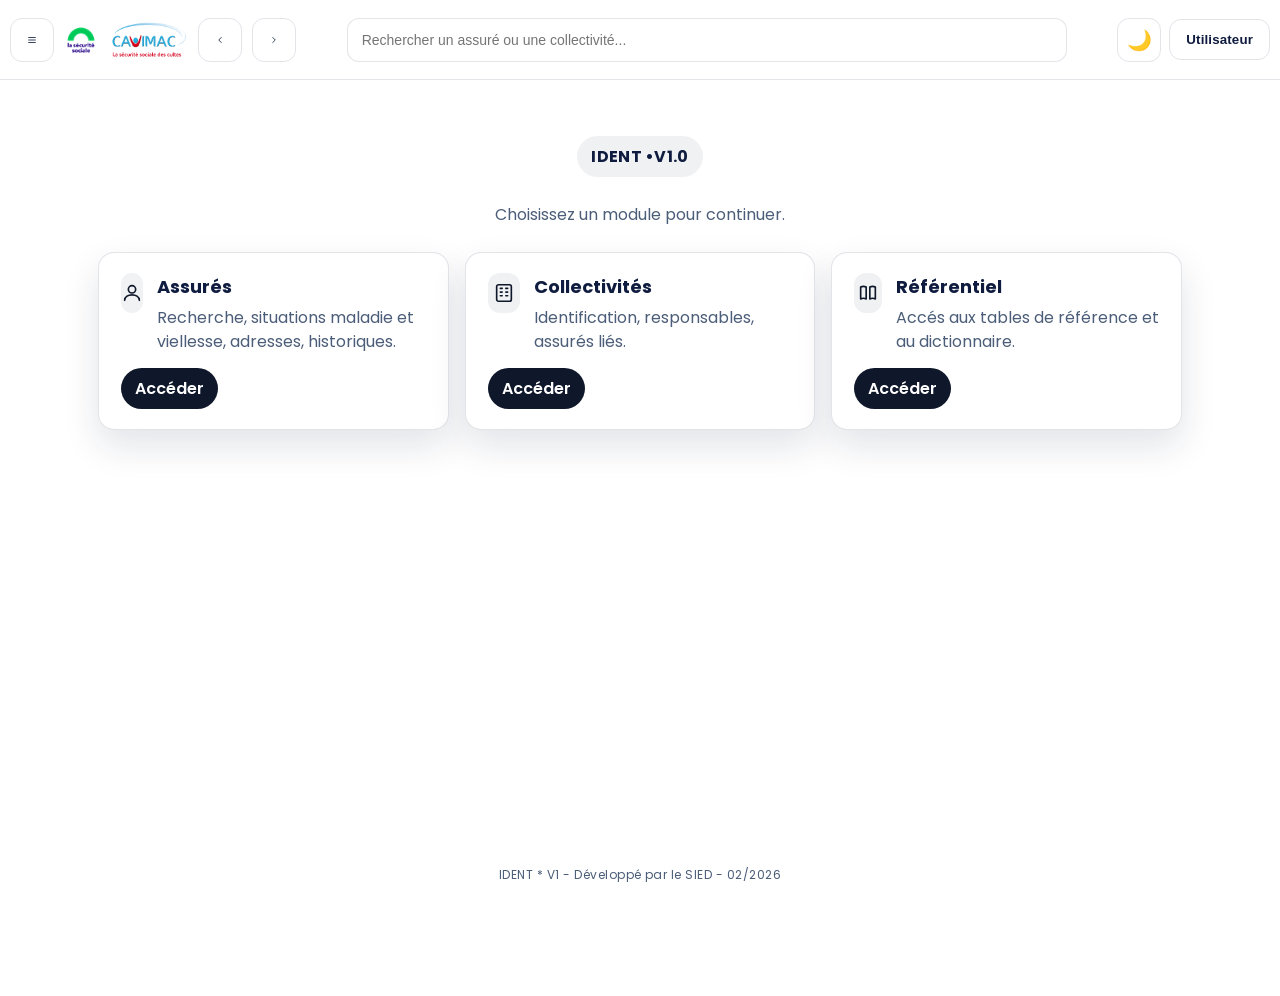
<file: templates/home.html>
﻿<!doctype html>
<html lang="fr">
<head>
  <meta charset="UTF-8">
  <meta name="viewport" content="width=device-width, initial-scale=1.0">
  <title>IDENT - Accueil</title>
  <link rel="preconnect" href="https://fonts.googleapis.com">
  <link rel="preconnect" href="https://fonts.gstatic.com" crossorigin>
  <link href="https://fonts.googleapis.com/css2?family=Poppins:wght@400;600;700&display=swap" rel="stylesheet">
  <link rel="stylesheet" href="../static/style.css">
  <script src="../static/sidebar.js" defer></script>
</head>
<body class="home-page">
  <div class="toolbar">
    <div class="toolbar-inner">
      <div class="toolbar-left">
        <img class="toolbar-logo" src="../images/Logo_Securite_Social.png" alt="Logo S&#233;curit&#233; Sociale">
        <img class="toolbar-logo" src="../images/Logo_Cavimac.png" alt="Logo Cavimac">
      </div>
      <div class="toolbar-center">
        <form id="global-search-form" class="toolbar-search" autocomplete="off">
          <input id="global-search-input" type="text" placeholder="Rechercher un assuré ou une collectivité..." aria-label="Recherche globale">
          <div id="global-search-suggest" class="toolbar-suggest hidden"></div>
        </form>
      </div>
      <div class="toolbar-right">
        <a class="button outline toolbar-home" href="home.html" aria-label="Accueil" title="Accueil">
          <svg class="icon" viewBox="0 0 24 24" fill="none" stroke="currentColor" stroke-width="2" stroke-linecap="round" stroke-linejoin="round" aria-hidden="true">
            <path d="M3 11l9-7 9 7"></path>
            <path d="M9 22V12h6v10"></path>
          </svg>
        </a>
        <button class="button outline toolbar-nav" type="button" aria-label="Retour" title="Retour" onclick="history.back()">
          <svg class="icon" viewBox="0 0 24 24" fill="none" stroke="currentColor" stroke-width="2" stroke-linecap="round" stroke-linejoin="round" aria-hidden="true">
            <path d="M15 18l-6-6 6-6"></path>
          </svg>
        </button>
        <button class="button outline toolbar-nav" type="button" aria-label="Avancer" title="Avancer" onclick="history.forward()">
          <svg class="icon" viewBox="0 0 24 24" fill="none" stroke="currentColor" stroke-width="2" stroke-linecap="round" stroke-linejoin="round" aria-hidden="true">
            <path d="M9 18l6-6-6-6"></path>
          </svg>
        </button>
        <button class="button outline toolbar-theme" type="button" id="theme-toggle" aria-label="Mode sombre" title="Mode sombre">
          <span class="icon">&#127769;</span>
        </button>
        <div class="user-menu" id="user-menu">
          <button class="button outline user-trigger" type="button" id="user-menu-trigger">
            <span id="user-trigger-label">Utilisateur</span>
          </button>
          <div class="user-dropdown hidden" id="user-menu-panel">
            <div class="user-actions">
               <div class="user-info">
              <div class="user-name" id="user-name">-</div>
              <div class="user-meta" id="user-service">-</div>
              <div class="user-meta" id="user-email">-</div>
            </div>
             <!-- <a class="user-link" href="user_info.html">Mes infos</a> -->
              <button class="button ghost user-logout" type="button" id="user-logout">D&#233;connexion</button>
            </div>
          </div>
        </div>
      </div>
    </div>
  </div>





  <div class="grid">
    <div class="card home-layout">
      <div class="home-hero">
        <div class="home-badge">IDENT &#8226;V1.0</div><br><br>
     <!--   <h3 class="home-title" id="home-welcome">Bienvenue</h3> -->
        <p class="home-subtitle">Choisissez un module pour continuer.</p>
      </div>

      <div class="home-grid">
        <a class="home-card" href="assures.html">
          <div class="home-card-head">
            <span class="home-card-icon">
              <svg viewBox="0 0 24 24" fill="none" stroke="currentColor" stroke-width="1.8" stroke-linecap="round" stroke-linejoin="round" aria-hidden="true">
                <circle cx="12" cy="8" r="4"></circle>
                <path d="M4 20c0-4 4-6 8-6s8 2 8 6"></path>
              </svg>
            </span>
            <div>
              <div class="home-card-title">Assurés</div>
              <p class="home-card-text">Recherche, situations maladie et viellesse, adresses, historiques.</p>
            </div>
          </div>
          <span class="home-card-cta">Accéder</span>
        </a>
        <a class="home-card" href="collectivites.html">
          <div class="home-card-head">
            <span class="home-card-icon">
              <svg viewBox="0 0 24 24" fill="none" stroke="currentColor" stroke-width="1.8" stroke-linecap="round" stroke-linejoin="round" aria-hidden="true">
                <rect x="4" y="3" width="16" height="18" rx="2"></rect>
                <path d="M8 7h2M8 11h2M8 15h2M14 7h2M14 11h2M14 15h2"></path>
              </svg>
            </span>
            <div>
              <div class="home-card-title">Collectivités</div>
              <p class="home-card-text">Identification, responsables, assurés liés.</p>
            </div>
          </div>
          <span class="home-card-cta">Accéder</span>
        </a>
        <a class="home-card" href="referentiel.html">
          <div class="home-card-head">
            <span class="home-card-icon">
              <svg viewBox="0 0 24 24" fill="none" stroke="currentColor" stroke-width="1.8" stroke-linecap="round" stroke-linejoin="round" aria-hidden="true">
                <path d="M4 5.5c2-1 4-1 6 0v13c-2-1-4-1-6 0z"></path>
                <path d="M20 5.5c-2-1-4-1-6 0v13c2-1 4-1 6 0z"></path>
              </svg>
            </span>
            <div>
              <div class="home-card-title">Référentiel</div>
              <p class="home-card-text">Accés aux tables de référence et au dictionnaire.</p>
            </div>
          </div>
          <span class="home-card-cta">Accéder</span>
        </a>
      </div>
    </div>
  </div>

  <footer class="app-footer">
    IDENT * V1 - Développé par le SIED - 02/2026
  </footer>

  <div id="toast" class="toast"></div>
  <script>
    (function () {
      const themeToggle = document.getElementById("theme-toggle");
      const welcomeTitle = document.getElementById("home-welcome");
      const toast = document.getElementById("toast");
      const userTrigger = document.getElementById("user-menu-trigger");
      const userPanel = document.getElementById("user-menu-panel");
      const userName = document.getElementById("user-name");
      const userService = document.getElementById("user-service");
      const userEmail = document.getElementById("user-email");
      const userLogout = document.getElementById("user-logout");
      const userLabel = document.getElementById("user-trigger-label");
      const globalForm = document.getElementById("global-search-form");
      const globalInput = document.getElementById("global-search-input");
      const globalSuggest = document.getElementById("global-search-suggest");
      const stored = localStorage.getItem("theme");
      if (stored === "dark") document.body.dataset.theme = "dark";
      if (themeToggle) {
        const sync = () => {
          const isDark = document.body.dataset.theme === "dark";
          const icon = themeToggle.querySelector(".icon");
          if (icon) icon.textContent = isDark ? "\u2600" : "\uD83C\uDF19";
        };
        sync();
        themeToggle.addEventListener("click", () => {
          const isDark = document.body.dataset.theme === "dark";
          document.body.dataset.theme = isDark ? "" : "dark";
          localStorage.setItem("theme", isDark ? "light" : "dark");
          sync();
          if (toast) {
            toast.textContent = isDark ? "Mode clair activé." : "Mode sombre activé.";
            toast.classList.add("show");
            setTimeout(() => toast.classList.remove("show"), 2000);
          }
        });
      }

      if (userTrigger && userPanel) {
        const closeMenu = () => userPanel.classList.add("hidden");
        userTrigger.addEventListener("click", (event) => {
          event.stopPropagation();
          userPanel.classList.toggle("hidden");
        });
        userPanel.addEventListener("click", (event) => event.stopPropagation());
        document.addEventListener("click", () => closeMenu());
      }

      if (userLogout) {
        userLogout.addEventListener("click", async () => {
          try {
            if (window.pywebview?.api?.logout) {
              await window.pywebview.api.logout();
            }
          } catch (_) {}
          localStorage.removeItem("logged_user");
          window.location.replace("login.html");
        });
      }

      const applyUser = (data) => {
        if (!data) return;
        const fullName = `${data.prenoms ?? ""} ${data.nom ?? ""}`.trim();
        const email = data.email || "Utilisateur";
        const service = data.service || "";
        if (userName) userName.textContent = fullName || "Utilisateur";
        if (userService) userService.textContent = service ? `Service : ${service}` : "";
        if (userEmail) userEmail.textContent = email;
        if (userLabel) userLabel.textContent = service ? `${email} - ${service}` : email;
        if (welcomeTitle) {
          const prenoms = (data.prenoms || "").trim();
          welcomeTitle.textContent = prenoms ? `Bienvenue ${prenoms}` : "Bienvenue";
        }
      };

      const cached = localStorage.getItem("logged_user");
      if (cached) {
        try { applyUser(JSON.parse(cached)); } catch (_) {}
      }

      const resetNavigationState = async () => {
        try { localStorage.removeItem("assure_nni_target"); } catch (_) {}
        try { localStorage.removeItem("collect_id_target"); } catch (_) {}
        try { window.name = ""; } catch (_) {}
        if (window.pywebview?.api) {
          try {
            if (window.pywebview.api.set_selected_assure_nni) {
              await window.pywebview.api.set_selected_assure_nni("");
            }
          } catch (_) {}
          try {
            if (window.pywebview.api.set_selected_collectivite) {
              await window.pywebview.api.set_selected_collectivite(null);
            }
          } catch (_) {}
        }
      };

      const loadUserFromApi = () => {
        if (!window.pywebview?.api?.get_logged_user) return;
        window.pywebview.api.get_logged_user().then((resp) => {
          if (resp?.data) applyUser(resp.data);
        });
      };

      resetNavigationState();
      window.addEventListener("pywebviewready", resetNavigationState);
      loadUserFromApi();
      window.addEventListener("pywebviewready", loadUserFromApi);

      const goToAssure = (nni) => {
        const raw = String(nni || "").trim();
        if (!raw) return;
        const normalized = raw.replace(/\D/g, "") || raw;
        try {
          localStorage.setItem("assure_nni_target", normalized);
        } catch (_) {}
        window.location.href = `assures.html?nir=${encodeURIComponent(normalized)}&from=global`;
      };

      const goToCollect = (numero) => {
        const raw = String(numero || "").trim();
        if (!raw) return;
        try {
          localStorage.setItem("collect_id_target", raw);
        } catch (_) {}
        window.location.href = `collectivites.html?collect=${encodeURIComponent(raw)}&from=global`;
      };

      const clearSuggest = () => {
        if (!globalSuggest) return;
        globalSuggest.innerHTML = "";
        globalSuggest.classList.add("hidden");
      };

      const renderSuggest = (assures, collectivites) => {
        if (!globalSuggest) return;
        globalSuggest.innerHTML = "";
        const buildSection = (title, rows, onClick, formatter) => {
          const section = document.createElement("div");
          section.className = "suggest-section";
          const heading = document.createElement("div");
          heading.className = "suggest-title";
          heading.textContent = title;
          section.appendChild(heading);
          if (!rows.length) {
            const empty = document.createElement("div");
            empty.className = "suggest-empty";
            empty.textContent = "Aucun résultat";
            section.appendChild(empty);
          } else {
            rows.forEach((r) => {
              const item = document.createElement("button");
              item.type = "button";
              item.className = "suggest-item";
              item.innerHTML = formatter(r);
              item.addEventListener("click", () => onClick(r));
              section.appendChild(item);
            });
          }
          return section;
        };
        const assuresSection = buildSection(
          "Assurés",
          assures,
          (r) => goToAssure(r.nir),
          (r) => `<strong>${r.nom_usage || "-"} ${r.prenom_usage || ""}</strong><span>${r.nir || "-"}</span>`
        );
        const collectSection = buildSection(
          "Collectivités",
          collectivites,
          (r) => goToCollect(r.numero),
          (r) => `<strong>${r.denom1 || "-"}</strong><span>${r.numero || "-"}</span>`
        );
        globalSuggest.appendChild(assuresSection);
        globalSuggest.appendChild(collectSection);
        globalSuggest.classList.toggle("hidden", !assures.length && !collectivites.length);
      };

      let suggestTimer;
      const fetchSuggest = async () => {
        const query = (globalInput?.value || "").trim();
        if (query.length < 2) {
          clearSuggest();
          return;
        }
        if (!window.pywebview?.api?.search_global) {
          clearSuggest();
          return;
        }
        try {
          const resp = await window.pywebview.api.search_global("", "", query, 8);
          if (resp?.ok !== "true") {
            clearSuggest();
            return;
          }
          const assures = (resp.data?.assures || []).slice(0, 5);
          const collectivites = (resp.data?.collectivites || []).slice(0, 5);
          renderSuggest(assures, collectivites);
        } catch (_) {
          clearSuggest();
        }
      };

      globalInput?.addEventListener("input", () => {
        clearTimeout(suggestTimer);
        suggestTimer = setTimeout(fetchSuggest, 250);
      });

      globalInput?.addEventListener("focus", () => {
        if ((globalInput.value || "").trim().length >= 2) {
          fetchSuggest();
        }
      });

      document.addEventListener("click", (event) => {
        if (!globalSuggest || !globalForm) return;
        if (!globalForm.contains(event.target)) {
          clearSuggest();
        }
      });

      globalForm?.addEventListener("submit", (event) => {
        event.preventDefault();
        const query = (globalInput?.value || "").trim();
        if (!query) return;
        clearSuggest();
        window.location.href = `search_results.html?q=${encodeURIComponent(query)}`;
      });
    })();
  </script>
</body>
</html>
</file>
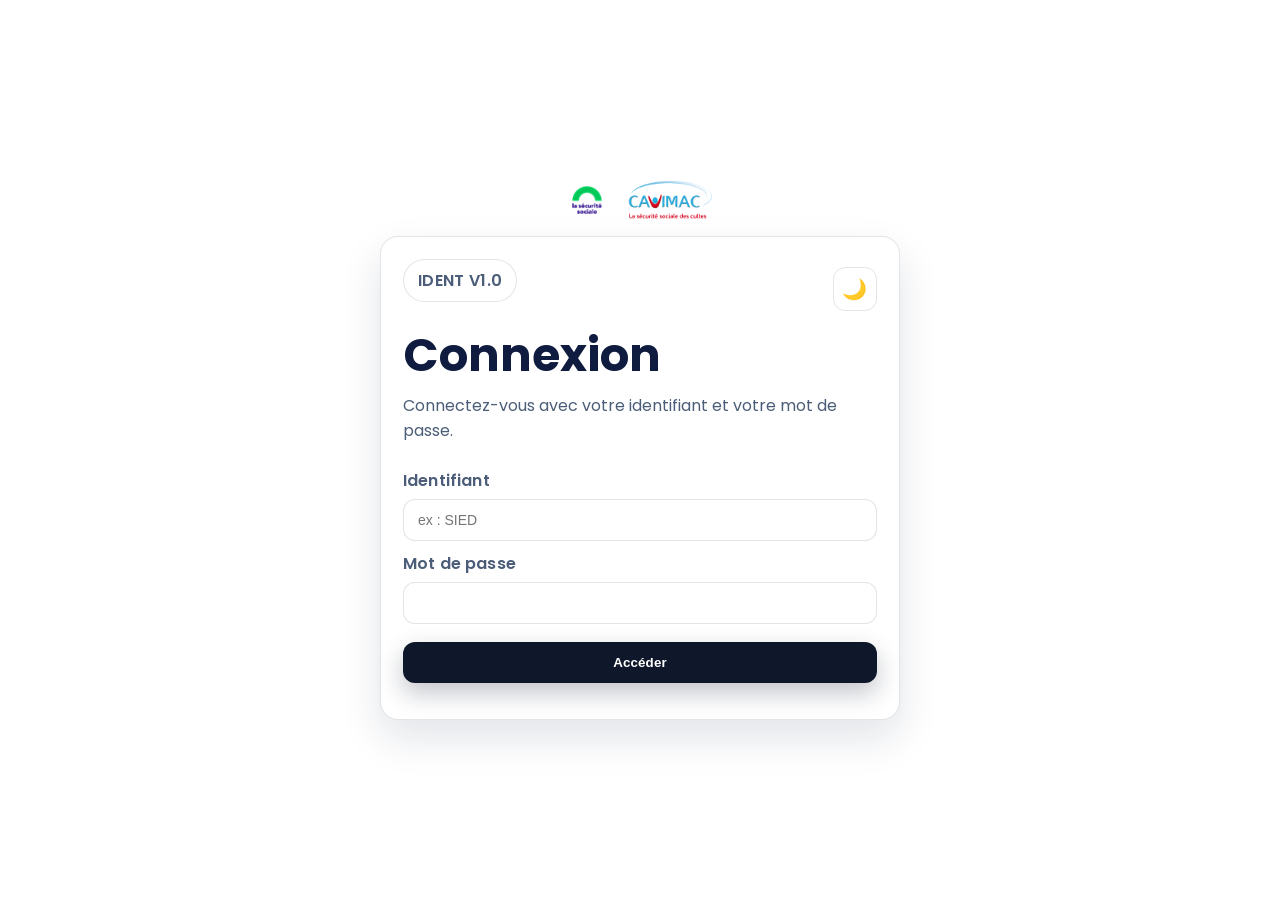
<file: templates/login.html>
﻿<!doctype html>
<html lang="fr">
<head>
  <meta charset="UTF-8">
  <meta name="viewport" content="width=device-width, initial-scale=1.0">
  <title>IDENT - Connexion</title>
  <link rel="preconnect" href="https://fonts.googleapis.com">
  <link rel="preconnect" href="https://fonts.gstatic.com" crossorigin>
  <link href="https://fonts.googleapis.com/css2?family=Poppins:wght@400;600;700&display=swap" rel="stylesheet">
  <link rel="stylesheet" href="../static/style.css">
</head>
<body class="login-body">
  <div class="login-wrap">
    <div class="login-logos">
      <img class="login-logo" src="../images/Logo_Securite_Social.png" alt="Logo S&#233;curit&#233; Sociale">
      <img class="login-logo" src="../images/Logo_Cavimac.png" alt="Logo Cavimac">
    </div>
    <div class="login-card">
      <div class="login-header">
        <div class="badge">IDENT V1.0</div>
        <button class="button outline toolbar-theme" type="button" id="theme-toggle" aria-label="Mode sombre" title="Mode sombre">
          <span class="icon">🌙</span>
        </button>
      </div>
      <h1 class="title">Connexion</h1>
      <p class="subtitle">Connectez-vous avec votre identifiant et votre mot de passe.</p>
    <!-- <div id="oracle-status" class="hint">Oracle : -</div> --> 

      <form id="login-form" class="form login-form">
        <div class="field">
          <label class="form-label" for="login-identifier">Identifiant</label>
          <input id="login-identifier" name="identifier" type="text" placeholder="ex : SIED" autocomplete="off" required>
        </div>
        <div class="field">
          <label class="form-label" for="login-password">Mot de passe</label>
          <input id="login-password" name="password" type="password" placeholder="" autocomplete="off" required>
        </div>
        <div class="actions login-actions">
          <button class="button primary" type="submit">Accéder</button>
        </div>
      </form>

      <div id="login-result" class="result hidden" aria-live="polite"></div>
    </div>
  </div>

  <script>
    const form = document.getElementById("login-form");
    const identifierInput = document.getElementById("login-identifier");
    const passwordInput = document.getElementById("login-password");
    const resultBox = document.getElementById("login-result");
    const themeToggle = document.getElementById("theme-toggle");
    const oracleStatus = document.getElementById("oracle-status");

    if (themeToggle) {
      const stored = localStorage.getItem("theme");
      if (stored === "dark") document.body.dataset.theme = "dark";
      const sync = () => {
        const isDark = document.body.dataset.theme === "dark";
        const icon = themeToggle.querySelector(".icon");
        if (icon) icon.textContent = isDark ? "☀" : "🌙";
      };
      sync();
      themeToggle.addEventListener("click", () => {
        const isDark = document.body.dataset.theme === "dark";
        document.body.dataset.theme = isDark ? "" : "dark";
        localStorage.setItem("theme", isDark ? "light" : "dark");
        sync();
      });
    }

    function setResult(message, success = false) {
      const text = message || "";
      resultBox.textContent = text;
      resultBox.classList.toggle("success", !!success);
      resultBox.classList.toggle("hidden", text.length === 0);
    }

    async function loadOracleStatus() {
      if (!oracleStatus) return;
      if (!window.pywebview?.api?.oracle_diagnostics) {
        oracleStatus.textContent = "Oracle : diagnostic indisponible.";
        return;
      }
      try {
        const d = await window.pywebview.api.oracle_diagnostics();
        if (d?.ok !== "true") {
          oracleStatus.textContent = "Oracle : erreur diagnostic.";
          return;
        }
        const mode = (d.mode || "unknown").toUpperCase();
        const v = d.client_version ? ` (client ${d.client_version})` : "";
        oracleStatus.textContent = `Oracle : ${mode}${v}`;
        if (d.oracle_config_dir) {
          oracleStatus.textContent += " - sqlnet: OK";
        }
        if (d.dsn) {
          oracleStatus.textContent += ` - dsn: ${d.dsn}`;
        }
        if (d.instant_client_error) {
          oracleStatus.textContent += " - Instant Client: erreur";
        }
      } catch (_) {
        oracleStatus.textContent = "Oracle : erreur diagnostic.";
      }
    }

    loadOracleStatus();

    form?.addEventListener("submit", async (e) => {
      e.preventDefault();
      const identifier = (identifierInput?.value || "").trim();
      const password = (passwordInput?.value || "").trim();
      if (!identifier || !password) {
        setResult("Identifiant et mot de passe requis.", false);
        return;
      }
      if (!window.pywebview?.api?.login) {
        setResult("API pywebview indisponible.", false);
        return;
      }
      setResult("Connexion en cours...");
      try {
        const resp = await window.pywebview.api.login(identifier, password);
        if (resp?.ok === "true") {
          setResult("Connexion réussie.", true);
          if (resp?.data) {
            localStorage.setItem("logged_user", JSON.stringify(resp.data));
          }
          // Replace so the login page is not reachable via the Back button after a successful login.
          window.location.replace("home.html");
        } else {
          setResult(resp?.message || "Connexion impossible.", false);
        }
      } catch (err) {
        setResult("Erreur lors de la connexion.", false);
      }
    });
  </script>
</body>
</html>
</file>
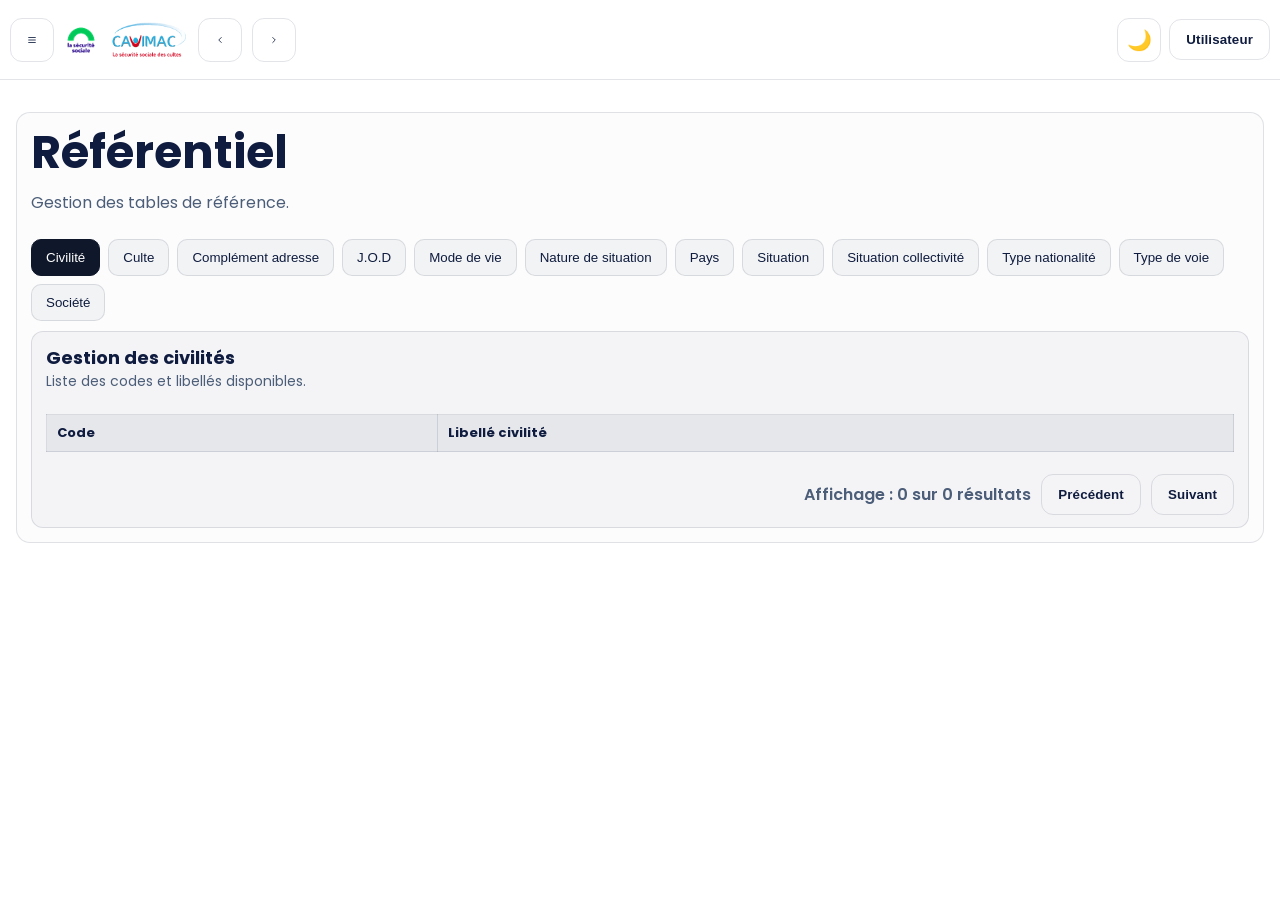
<file: templates/referentiel.html>
﻿<!doctype html>
<html lang="fr">
<head>
  <meta charset="UTF-8">
  <meta name="viewport" content="width=device-width, initial-scale=1.0">
  <title>Référentiel - IDENT</title>
  <link rel="preconnect" href="https://fonts.googleapis.com">
  <link rel="preconnect" href="https://fonts.gstatic.com" crossorigin>
  <link href="https://fonts.googleapis.com/css2?family=Poppins:wght@400;600;700&display=swap" rel="stylesheet">
  <link rel="stylesheet" href="../static/style.css">
  <script src="../static/sidebar.js" defer></script>
</head>
<body>
  <div class="toolbar">
    <div class="toolbar-inner">
      <div class="toolbar-left">
        <img class="toolbar-logo" src="../images/Logo_Securite_Social.png" alt="Logo S&#233;curit&#233; Sociale">
        <img class="toolbar-logo" src="../images/Logo_Cavimac.png" alt="Logo Cavimac">
      </div>
      <div class="toolbar-right">
        <a class="button outline toolbar-home" href="home.html" aria-label="Accueil" title="Accueil">
          <svg class="icon" viewBox="0 0 24 24" fill="none" stroke="currentColor" stroke-width="2" stroke-linecap="round" stroke-linejoin="round" aria-hidden="true">
            <path d="M3 11l9-7 9 7"></path>
            <path d="M9 22V12h6v10"></path>
          </svg>
        </a>
        <button class="button outline toolbar-nav" type="button" aria-label="Retour" title="Retour" onclick="history.back()">
          <svg class="icon" viewBox="0 0 24 24" fill="none" stroke="currentColor" stroke-width="2" stroke-linecap="round" stroke-linejoin="round" aria-hidden="true">
            <path d="M15 18l-6-6 6-6"></path>
          </svg>
        </button>
        <button class="button outline toolbar-nav" type="button" aria-label="Avancer" title="Avancer" onclick="history.forward()">
          <svg class="icon" viewBox="0 0 24 24" fill="none" stroke="currentColor" stroke-width="2" stroke-linecap="round" stroke-linejoin="round" aria-hidden="true">
            <path d="M9 18l6-6-6-6"></path>
          </svg>
        </button>
        <button class="button outline toolbar-theme" type="button" id="theme-toggle" aria-label="Mode sombre" title="Mode sombre">
          <span class="icon">&#127769;</span>
        </button>
        <div class="user-menu" id="user-menu">
          <button class="button outline user-trigger" type="button" id="user-menu-trigger">
            <span id="user-trigger-label">Utilisateur</span>
          </button>
          <div class="user-dropdown hidden" id="user-menu-panel">
            <div class="user-info">
              <div class="user-name" id="user-name">-</div>
              <div class="user-meta" id="user-service">-</div>
              <div class="user-meta" id="user-email">-</div>
            </div>
            <div class="user-actions">
             <!-- <a class="user-link" href="user_info.html">Mes infos</a> -->
              <button class="button ghost user-logout" type="button" id="user-logout">D&#233;connexion</button>
            </div>
          </div>
        </div>
      </div>
    </div>
  </div>

  <div class="grid">
    <div class="details">
      <h1 class="title">Référentiel</h1>
      <p class="subtitle">Gestion des tables de référence.</p>

      <div class="tabs" role="tablist">
        <button class="tab active" data-tab="civilite">Civilité</button>
        <button class="tab" data-tab="culte">Culte</button>
        <button class="tab" data-tab="comp-num-voie">Complément adresse</button>
        <button class="tab" data-tab="jod">J.O.D</button>
        <button class="tab" data-tab="mode-vie">Mode de vie</button>
        <button class="tab" data-tab="nature-situation">Nature de situation</button>
        <button class="tab" data-tab="pays">Pays</button>
        <button class="tab" data-tab="situation">Situation</button>
        <button class="tab" data-tab="situation-coll">Situation collectivité</button>
        <button class="tab" data-tab="type-nationalite">Type nationalité</button>
        <button class="tab" data-tab="type-voie">Type de voie</button>
        <button class="tab" data-tab="societe">Société</button>
      </div>

      <div class="tab-panels">
        <div class="tab-panel active" data-tab="civilite">
          <div class="details-header">
            <div>
              <div class="details-title">Gestion des civilités</div>
              <div class="details-sub">Liste des codes et libellés disponibles.</div>
            </div>
          </div>

          <div id="civilite-result" class="result hidden" aria-live="polite"></div>

          <div id="civilite-loader" class="loader hidden" aria-hidden="true">
            <span class="spinner"></span>
            <span>Chargement...</span>
          </div>

          <div class="table-wrapper">
            <table class="data-table" id="civilite-table">
              <thead>
                <tr>
                  <th>Code</th>
                  <th>Libellé civilité</th>
                </tr>
              </thead>
              <tbody></tbody>
            </table>
          </div>

          <div class="pagination" id="civilite-pagination">
            <span class="pagination-info">Affichage : <span id="civilite-range">0</span> sur <span id="civilite-total">0</span> résultats</span>
            <button class="button outline" type="button" id="civilite-prev">Précédent</button>
            <button class="button outline" type="button" id="civilite-next">Suivant</button>
          </div>
        </div>

        <div class="tab-panel" data-tab="culte">
          <div class="details-header">
            <div>
              <div class="details-title">Gestion des cultes</div>
              <div class="details-sub">Liste des codes et libellés disponibles.</div>
            </div>
          </div>

          <div id="culte-result" class="result hidden" aria-live="polite"></div>

          <div id="culte-loader" class="loader hidden" aria-hidden="true">
            <span class="spinner"></span>
            <span>Chargement...</span>
          </div>

          <div class="table-wrapper">
            <table class="data-table" id="culte-table">
              <thead>
                <tr>
                  <th>Code</th>
                  <th>Libellé du culte</th>
                </tr>
              </thead>
              <tbody></tbody>
            </table>
          </div>

          <div class="pagination" id="culte-pagination">
            <span class="pagination-info">Affichage : <span id="culte-range">0</span> sur <span id="culte-total">0</span> résultats</span>
            <button class="button outline" type="button" id="culte-prev">Précédent</button>
            <button class="button outline" type="button" id="culte-next">Suivant</button>
          </div>
        </div>

        <div class="tab-panel" data-tab="comp-num-voie">
          <div class="details-header">
            <div>
              <div class="details-title">Gestion des compléments numéro de voie</div>
              <div class="details-sub">Liste des codes et libellés disponibles.</div>
            </div>
          </div>

          <div id="compvoie-result" class="result hidden" aria-live="polite"></div>

          <div id="compvoie-loader" class="loader hidden" aria-hidden="true">
            <span class="spinner"></span>
            <span>Chargement...</span>
          </div>

          <div class="table-wrapper">
            <table class="data-table" id="compvoie-table">
              <thead>
                <tr>
                  <th>Code</th>
                  <th>Libellé du complément numéro de voie</th>
                </tr>
              </thead>
              <tbody></tbody>
            </table>
          </div>

          <div class="pagination" id="compvoie-pagination">
            <span class="pagination-info">Affichage : <span id="compvoie-range">0</span> sur <span id="compvoie-total">0</span> résultats</span>
            <button class="button outline" type="button" id="compvoie-prev">Précédent</button>
            <button class="button outline" type="button" id="compvoie-next">Suivant</button>
          </div>
        </div>

        <div class="tab-panel" data-tab="jod">
          <div class="details-header">
            <div>
              <div class="details-title">Gestion des justificatifs d’ouverture des droits (J.O.D)</div>
              <div class="details-sub">Liste des codes et libellés disponibles.</div>
            </div>
          </div>

          <div id="jod-result" class="result hidden" aria-live="polite"></div>

          <div id="jod-loader" class="loader hidden" aria-hidden="true">
            <span class="spinner"></span>
            <span>Chargement...</span>
          </div>

          <div class="table-wrapper">
            <table class="data-table" id="jod-table">
              <thead>
                <tr>
                  <th>Code</th>
                  <th>Libellé du J.O.D</th>
                </tr>
              </thead>
              <tbody></tbody>
            </table>
          </div>

          <div class="pagination" id="jod-pagination">
            <span class="pagination-info">Affichage : <span id="jod-range">0</span> sur <span id="jod-total">0</span> résultats</span>
            <button class="button outline" type="button" id="jod-prev">Précédent</button>
            <button class="button outline" type="button" id="jod-next">Suivant</button>
          </div>
        </div>

        <div class="tab-panel" data-tab="mode-vie">
          <div class="details-header">
            <div>
              <div class="details-title">Gestion des modes de vie</div>
              <div class="details-sub">Liste des codes et libellés disponibles.</div>
            </div>
          </div>

          <div id="modevie-result" class="result hidden" aria-live="polite"></div>

          <div id="modevie-loader" class="loader hidden" aria-hidden="true">
            <span class="spinner"></span>
            <span>Chargement...</span>
          </div>

          <div class="table-wrapper">
            <table class="data-table" id="modevie-table">
              <thead>
                <tr>
                  <th>Code</th>
                  <th>Libellé du mode de vie</th>
                </tr>
              </thead>
              <tbody></tbody>
            </table>
          </div>

          <div class="pagination" id="modevie-pagination">
            <span class="pagination-info">Affichage : <span id="modevie-range">0</span> sur <span id="modevie-total">0</span> résultats</span>
            <button class="button outline" type="button" id="modevie-prev">Précédent</button>
            <button class="button outline" type="button" id="modevie-next">Suivant</button>
          </div>
        </div>

        <div class="tab-panel" data-tab="nature-situation">
          <div class="details-header">
            <div>
              <div class="details-title">Gestion des natures de situation</div>
              <div class="details-sub">Liste des codes et libellés disponibles.</div>
            </div>
          </div>

          <div id="natsit-result" class="result hidden" aria-live="polite"></div>

          <div id="natsit-loader" class="loader hidden" aria-hidden="true">
            <span class="spinner"></span>
            <span>Chargement...</span>
          </div>

          <div class="table-wrapper">
            <table class="data-table" id="natsit-table">
              <thead>
                <tr>
                  <th>Code</th>
                  <th>Libellé nature de situation</th>
                </tr>
              </thead>
              <tbody></tbody>
            </table>
          </div>

          <div class="pagination" id="natsit-pagination">
            <span class="pagination-info">Affichage : <span id="natsit-range">0</span> sur <span id="natsit-total">0</span> résultats</span>
            <button class="button outline" type="button" id="natsit-prev">Précédent</button>
            <button class="button outline" type="button" id="natsit-next">Suivant</button>
          </div>
        </div>

        <div class="tab-panel" data-tab="pays">
          <div class="details-header">
            <div>
              <div class="details-title">Gestion des pays</div>
              <div class="details-sub">Liste des codes et libellés disponibles.</div>
            </div>
          </div>

          <div id="pays-result" class="result hidden" aria-live="polite"></div>

          <div id="pays-loader" class="loader hidden" aria-hidden="true">
            <span class="spinner"></span>
            <span>Chargement...</span>
          </div>

          <div class="table-wrapper">
            <table class="data-table" id="pays-table">
              <thead>
                <tr>
                  <th>Code</th>
                  <th>Libellé pays</th>
                </tr>
              </thead>
              <tbody></tbody>
            </table>
          </div>

          <div class="pagination" id="pays-pagination">
            <span class="pagination-info">Affichage : <span id="pays-range">0</span> sur <span id="pays-total">0</span> résultats</span>
            <button class="button outline" type="button" id="pays-prev">Précédent</button>
            <button class="button outline" type="button" id="pays-next">Suivant</button>
          </div>
        </div>

        <div class="tab-panel" data-tab="situation">
          <div class="details-header">
            <div>
              <div class="details-title">Gestion des situations des assurés</div>
              <div class="details-sub">Liste des catégories, codes et libellés disponibles.</div>
            </div>
          </div>

          <div id="situation-result" class="result hidden" aria-live="polite"></div>

          <div id="situation-loader" class="loader hidden" aria-hidden="true">
            <span class="spinner"></span>
            <span>Chargement...</span>
          </div>

          <div class="table-wrapper">
            <table class="data-table" id="situation-table">
              <thead>
                <tr>
                  <th>Catégorie</th>
                  <th>Code</th>
                  <th>Libellé de la situation</th>
                </tr>
              </thead>
              <tbody></tbody>
            </table>
          </div>

          <div class="pagination" id="situation-pagination">
            <span class="pagination-info">Affichage : <span id="situation-range">0</span> sur <span id="situation-total">0</span> résultats</span>
            <button class="button outline" type="button" id="situation-prev">Précédent</button>
            <button class="button outline" type="button" id="situation-next">Suivant</button>
          </div>
        </div>

        <div class="tab-panel" data-tab="situation-coll">
          <div class="details-header">
            <div>
              <div class="details-title">Gestion des situations collectivité</div>
              <div class="details-sub">Liste des codes et libellés disponibles.</div>
            </div>
          </div>

          <div id="sitcol-result" class="result hidden" aria-live="polite"></div>

          <div id="sitcol-loader" class="loader hidden" aria-hidden="true">
            <span class="spinner"></span>
            <span>Chargement...</span>
          </div>

          <div class="table-wrapper">
            <table class="data-table" id="sitcol-table">
              <thead>
                <tr>
                  <th>Code</th>
                  <th>Libellé situation collectivité</th>
                </tr>
              </thead>
              <tbody></tbody>
            </table>
          </div>

          <div class="pagination" id="sitcol-pagination">
            <span class="pagination-info">Affichage : <span id="sitcol-range">0</span> sur <span id="sitcol-total">0</span> résultats</span>
            <button class="button outline" type="button" id="sitcol-prev">Précédent</button>
            <button class="button outline" type="button" id="sitcol-next">Suivant</button>
          </div>
        </div>

        <div class="tab-panel" data-tab="type-nationalite">
          <div class="details-header">
            <div>
              <div class="details-title">Gestion des types de nationalité</div>
              <div class="details-sub">Liste des codes et libellés disponibles.</div>
            </div>
          </div>

          <div id="typenat-result" class="result hidden" aria-live="polite"></div>

          <div id="typenat-loader" class="loader hidden" aria-hidden="true">
            <span class="spinner"></span>
            <span>Chargement...</span>
          </div>

          <div class="table-wrapper">
            <table class="data-table" id="typenat-table">
              <thead>
                <tr>
                  <th>Code</th>
                  <th>Libellé type de nationalité</th>
                </tr>
              </thead>
              <tbody></tbody>
            </table>
          </div>

          <div class="pagination" id="typenat-pagination">
            <span class="pagination-info">Affichage : <span id="typenat-range">0</span> sur <span id="typenat-total">0</span> résultats</span>
            <button class="button outline" type="button" id="typenat-prev">Précédent</button>
            <button class="button outline" type="button" id="typenat-next">Suivant</button>
          </div>
        </div>

        <div class="tab-panel" data-tab="type-voie">
          <div class="details-header">
            <div>
              <div class="details-title">Gestion des types de voie</div>
              <div class="details-sub">Liste des codes et libellés disponibles.</div>
            </div>
          </div>

          <div id="typevoie-result" class="result hidden" aria-live="polite"></div>

          <div id="typevoie-loader" class="loader hidden" aria-hidden="true">
            <span class="spinner"></span>
            <span>Chargement...</span>
          </div>

          <div class="table-wrapper">
            <table class="data-table" id="typevoie-table">
              <thead>
                <tr>
                  <th>Code</th>
                  <th>Libellé type de voie</th>
                </tr>
              </thead>
              <tbody></tbody>
            </table>
          </div>

          <div class="pagination" id="typevoie-pagination">
            <span class="pagination-info">Affichage : <span id="typevoie-range">0</span> sur <span id="typevoie-total">0</span> résultats</span>
            <button class="button outline" type="button" id="typevoie-prev">Précédent</button>
            <button class="button outline" type="button" id="typevoie-next">Suivant</button>
          </div>
        </div>

        <div class="tab-panel" data-tab="societe">
          <div class="details-header">
            <div>
              <div class="details-title">Gestion des sociétés</div>
              <div class="details-sub">Liste des codes et libellés disponibles.</div>
            </div>
          </div>

          <div id="societe-result" class="result hidden" aria-live="polite"></div>

          <div id="societe-loader" class="loader hidden" aria-hidden="true">
            <span class="spinner"></span>
            <span>Chargement...</span>
          </div>

          <div class="table-wrapper">
            <table class="data-table" id="societe-table">
              <thead>
                <tr>
                  <th>Code</th>
                  <th>Libellé société</th>
                </tr>
              </thead>
              <tbody></tbody>
            </table>
          </div>

          <div class="pagination" id="societe-pagination">
            <span class="pagination-info">Affichage : <span id="societe-range">0</span> sur <span id="societe-total">0</span> résultats</span>
            <button class="button outline" type="button" id="societe-prev">Précédent</button>
            <button class="button outline" type="button" id="societe-next">Suivant</button>
          </div>
        </div>
      </div>
    </div>
  </div>
  <script>
    const themeToggle = document.getElementById("theme-toggle");
    if (themeToggle) {
      const stored = localStorage.getItem("theme");
      if (stored === "dark") document.body.dataset.theme = "dark";
      const sync = () => {
        const isDark = document.body.dataset.theme === "dark";
        const icon = themeToggle.querySelector(".icon");
        if (icon) icon.textContent = isDark ? "\u2600" : "\uD83C\uDF19";
      };
      sync();
      themeToggle.addEventListener("click", () => {
        const isDark = document.body.dataset.theme === "dark";
        document.body.dataset.theme = isDark ? "" : "dark";
        localStorage.setItem("theme", isDark ? "light" : "dark");
        sync();
      });
    }

    const userTrigger = document.getElementById("user-menu-trigger");
    const userPanel = document.getElementById("user-menu-panel");
    const userName = document.getElementById("user-name");
    const userService = document.getElementById("user-service");
    const userEmail = document.getElementById("user-email");
    const userLogout = document.getElementById("user-logout");
    const userLabel = document.getElementById("user-trigger-label");

    if (userTrigger && userPanel) {
      const closeMenu = () => userPanel.classList.add("hidden");
      userTrigger.addEventListener("click", (event) => {
        event.stopPropagation();
        userPanel.classList.toggle("hidden");
      });
      userPanel.addEventListener("click", (event) => event.stopPropagation());
      document.addEventListener("click", () => closeMenu());
    }

    if (userLogout) {
      userLogout.addEventListener("click", async () => {
        try {
          if (window.pywebview?.api?.logout) {
            await window.pywebview.api.logout();
          }
          } catch (_) {}
          localStorage.removeItem("logged_user");
          window.location.replace("login.html");
        });
      }

    const applyUser = (data) => {
      if (!data) return;
      const fullName = `${data.prenoms ?? ""} ${data.nom ?? ""}`.trim();
      const email = data.email || "Utilisateur";
      const service = data.service || "";
      if (userName) userName.textContent = fullName || "Utilisateur";
      if (userService) userService.textContent = service ? `Service : ${service}` : "";
      if (userEmail) userEmail.textContent = email;
      if (userLabel) userLabel.textContent = service ? `${email} - ${service}` : email;
    };

    const cached = localStorage.getItem("logged_user");
    if (cached) {
      try { applyUser(JSON.parse(cached)); } catch (_) {}
    }

    const loadUserFromApi = () => {
      if (!window.pywebview?.api?.get_logged_user) return;
      window.pywebview.api.get_logged_user().then((resp) => {
        if (resp?.data) applyUser(resp.data);
      });
    };

    loadUserFromApi();
    window.addEventListener("pywebviewready", loadUserFromApi);

    const tabs = document.querySelectorAll(".tab");
    const panels = document.querySelectorAll(".tab-panel");
    const civiliteTableBody = document.querySelector("#civilite-table tbody");
    const civiliteResult = document.getElementById("civilite-result");
    const civiliteLoader = document.getElementById("civilite-loader");
    const civiliteRange = document.getElementById("civilite-range");
    const civiliteTotal = document.getElementById("civilite-total");
    const civilitePrev = document.getElementById("civilite-prev");
    const civiliteNext = document.getElementById("civilite-next");
    const culteTableBody = document.querySelector("#culte-table tbody");
    const culteResult = document.getElementById("culte-result");
    const culteLoader = document.getElementById("culte-loader");
    const culteRange = document.getElementById("culte-range");
    const culteTotal = document.getElementById("culte-total");
    const cultePrev = document.getElementById("culte-prev");
    const culteNext = document.getElementById("culte-next");
    const compVoieTableBody = document.querySelector("#compvoie-table tbody");
    const compVoieResult = document.getElementById("compvoie-result");
    const compVoieLoader = document.getElementById("compvoie-loader");
    const compVoieRange = document.getElementById("compvoie-range");
    const compVoieTotal = document.getElementById("compvoie-total");
    const compVoiePrev = document.getElementById("compvoie-prev");
    const compVoieNext = document.getElementById("compvoie-next");
    const jodTableBody = document.querySelector("#jod-table tbody");
    const jodResult = document.getElementById("jod-result");
    const jodLoader = document.getElementById("jod-loader");
    const jodRange = document.getElementById("jod-range");
    const jodTotal = document.getElementById("jod-total");
    const jodPrev = document.getElementById("jod-prev");
    const jodNext = document.getElementById("jod-next");
    const modeVieTableBody = document.querySelector("#modevie-table tbody");
    const modeVieResult = document.getElementById("modevie-result");
    const modeVieLoader = document.getElementById("modevie-loader");
    const modeVieRange = document.getElementById("modevie-range");
    const modeVieTotal = document.getElementById("modevie-total");
    const modeViePrev = document.getElementById("modevie-prev");
    const modeVieNext = document.getElementById("modevie-next");
    const natSitTableBody = document.querySelector("#natsit-table tbody");
    const natSitResult = document.getElementById("natsit-result");
    const natSitLoader = document.getElementById("natsit-loader");
    const natSitRange = document.getElementById("natsit-range");
    const natSitTotal = document.getElementById("natsit-total");
    const natSitPrev = document.getElementById("natsit-prev");
    const natSitNext = document.getElementById("natsit-next");
    const paysTableBody = document.querySelector("#pays-table tbody");
    const paysResult = document.getElementById("pays-result");
    const paysLoader = document.getElementById("pays-loader");
    const paysRange = document.getElementById("pays-range");
    const paysTotal = document.getElementById("pays-total");
    const paysPrev = document.getElementById("pays-prev");
    const paysNext = document.getElementById("pays-next");
    const situationTableBody = document.querySelector("#situation-table tbody");
    const situationResult = document.getElementById("situation-result");
    const situationLoader = document.getElementById("situation-loader");
    const situationRange = document.getElementById("situation-range");
    const situationTotal = document.getElementById("situation-total");
    const situationPrev = document.getElementById("situation-prev");
    const situationNext = document.getElementById("situation-next");
    const sitColTableBody = document.querySelector("#sitcol-table tbody");
    const sitColResult = document.getElementById("sitcol-result");
    const sitColLoader = document.getElementById("sitcol-loader");
    const sitColRange = document.getElementById("sitcol-range");
    const sitColTotal = document.getElementById("sitcol-total");
    const sitColPrev = document.getElementById("sitcol-prev");
    const sitColNext = document.getElementById("sitcol-next");
    const typeNatTableBody = document.querySelector("#typenat-table tbody");
    const typeNatResult = document.getElementById("typenat-result");
    const typeNatLoader = document.getElementById("typenat-loader");
    const typeNatRange = document.getElementById("typenat-range");
    const typeNatTotal = document.getElementById("typenat-total");
    const typeNatPrev = document.getElementById("typenat-prev");
    const typeNatNext = document.getElementById("typenat-next");
    const typeVoieTableBody = document.querySelector("#typevoie-table tbody");
    const typeVoieResult = document.getElementById("typevoie-result");
    const typeVoieLoader = document.getElementById("typevoie-loader");
    const typeVoieRange = document.getElementById("typevoie-range");
    const typeVoieTotal = document.getElementById("typevoie-total");
    const typeVoiePrev = document.getElementById("typevoie-prev");
    const typeVoieNext = document.getElementById("typevoie-next");
    const societeTableBody = document.querySelector("#societe-table tbody");
    const societeResult = document.getElementById("societe-result");
    const societeLoader = document.getElementById("societe-loader");
    const societeRange = document.getElementById("societe-range");
    const societeTotal = document.getElementById("societe-total");
    const societePrev = document.getElementById("societe-prev");
    const societeNext = document.getElementById("societe-next");
    let civiliteRows = [];
    let civilitePage = 1;
    const civilitePageSize = 20;
    let culteRows = [];
    let cultePage = 1;
    const cultePageSize = 20;
    let compVoieRows = [];
    let compVoiePage = 1;
    const compVoiePageSize = 20;
    let jodRows = [];
    let jodPage = 1;
    const jodPageSize = 20;
    let modeVieRows = [];
    let modeViePage = 1;
    const modeViePageSize = 20;
    let natSitRows = [];
    let natSitPage = 1;
    const natSitPageSize = 20;
    let paysRows = [];
    let paysPage = 1;
    const paysPageSize = 20;
    let situationRows = [];
    let situationPage = 1;
    const situationPageSize = 20;
    let sitColRows = [];
    let sitColPage = 1;
    const sitColPageSize = 20;
    let typeNatRows = [];
    let typeNatPage = 1;
    const typeNatPageSize = 20;
    let typeVoieRows = [];
    let typeVoiePage = 1;
    const typeVoiePageSize = 20;
    let societeRows = [];
    let societePage = 1;
    const societePageSize = 20;

    const setCiviliteLoading = (loading) => {
      if (!civiliteLoader) return;
      civiliteLoader.classList.toggle("hidden", !loading);
    };

    const setCiviliteResult = (message) => {
      if (!civiliteResult) return;
      civiliteResult.textContent = message || "";
      civiliteResult.classList.toggle("hidden", !message);
    };

    const setCulteLoading = (loading) => {
      if (!culteLoader) return;
      culteLoader.classList.toggle("hidden", !loading);
    };

    const setCulteResult = (message) => {
      if (!culteResult) return;
      culteResult.textContent = message || "";
      culteResult.classList.toggle("hidden", !message);
    };

    const setCompVoieLoading = (loading) => {
      if (!compVoieLoader) return;
      compVoieLoader.classList.toggle("hidden", !loading);
    };

    const setCompVoieResult = (message) => {
      if (!compVoieResult) return;
      compVoieResult.textContent = message || "";
      compVoieResult.classList.toggle("hidden", !message);
    };

    const setJodLoading = (loading) => {
      if (!jodLoader) return;
      jodLoader.classList.toggle("hidden", !loading);
    };

    const setJodResult = (message) => {
      if (!jodResult) return;
      jodResult.textContent = message || "";
      jodResult.classList.toggle("hidden", !message);
    };

    const setModeVieLoading = (loading) => {
      if (!modeVieLoader) return;
      modeVieLoader.classList.toggle("hidden", !loading);
    };

    const setModeVieResult = (message) => {
      if (!modeVieResult) return;
      modeVieResult.textContent = message || "";
      modeVieResult.classList.toggle("hidden", !message);
    };

    const setNatSitLoading = (loading) => {
      if (!natSitLoader) return;
      natSitLoader.classList.toggle("hidden", !loading);
    };

    const setNatSitResult = (message) => {
      if (!natSitResult) return;
      natSitResult.textContent = message || "";
      natSitResult.classList.toggle("hidden", !message);
    };

    const setPaysLoading = (loading) => {
      if (!paysLoader) return;
      paysLoader.classList.toggle("hidden", !loading);
    };

    const setPaysResult = (message) => {
      if (!paysResult) return;
      paysResult.textContent = message || "";
      paysResult.classList.toggle("hidden", !message);
    };

    const setSituationLoading = (loading) => {
      if (!situationLoader) return;
      situationLoader.classList.toggle("hidden", !loading);
    };

    const setSituationResult = (message) => {
      if (!situationResult) return;
      situationResult.textContent = message || "";
      situationResult.classList.toggle("hidden", !message);
    };

    const setSitColLoading = (loading) => {
      if (!sitColLoader) return;
      sitColLoader.classList.toggle("hidden", !loading);
    };

    const setSitColResult = (message) => {
      if (!sitColResult) return;
      sitColResult.textContent = message || "";
      sitColResult.classList.toggle("hidden", !message);
    };

    const setTypeNatLoading = (loading) => {
      if (!typeNatLoader) return;
      typeNatLoader.classList.toggle("hidden", !loading);
    };

    const setTypeNatResult = (message) => {
      if (!typeNatResult) return;
      typeNatResult.textContent = message || "";
      typeNatResult.classList.toggle("hidden", !message);
    };

    const setTypeVoieLoading = (loading) => {
      if (!typeVoieLoader) return;
      typeVoieLoader.classList.toggle("hidden", !loading);
    };

    const setTypeVoieResult = (message) => {
      if (!typeVoieResult) return;
      typeVoieResult.textContent = message || "";
      typeVoieResult.classList.toggle("hidden", !message);
    };

    const setSocieteLoading = (loading) => {
      if (!societeLoader) return;
      societeLoader.classList.toggle("hidden", !loading);
    };

    const setSocieteResult = (message) => {
      if (!societeResult) return;
      societeResult.textContent = message || "";
      societeResult.classList.toggle("hidden", !message);
    };

    const renderCivilitePage = () => {
      if (!civiliteTableBody) return;
      civiliteTableBody.innerHTML = "";
      const total = civiliteRows.length;
      const start = (civilitePage - 1) * civilitePageSize;
      const pageRows = civiliteRows.slice(start, start + civilitePageSize);
      pageRows.forEach((row) => {
        const tr = document.createElement("tr");
        tr.innerHTML = `<td>${row.code ?? "-"}</td><td>${row.libelle ?? "-"}</td>`;
        civiliteTableBody.appendChild(tr);
      });
      if (civiliteRange) {
        const end = Math.min(start + pageRows.length, total);
        civiliteRange.textContent = total ? `${start + 1}-${end}` : "0";
      }
      if (civiliteTotal) civiliteTotal.textContent = total.toString();
      if (civilitePrev) civilitePrev.disabled = civilitePage <= 1;
      if (civiliteNext) civiliteNext.disabled = start + civilitePageSize >= total;
    };

    const renderCultePage = () => {
      if (!culteTableBody) return;
      culteTableBody.innerHTML = "";
      const total = culteRows.length;
      const start = (cultePage - 1) * cultePageSize;
      const pageRows = culteRows.slice(start, start + cultePageSize);
      pageRows.forEach((row) => {
        const tr = document.createElement("tr");
        tr.innerHTML = `<td>${row.code ?? "-"}</td><td>${row.libelle ?? "-"}</td>`;
        culteTableBody.appendChild(tr);
      });
      if (culteRange) {
        const end = Math.min(start + pageRows.length, total);
        culteRange.textContent = total ? `${start + 1}-${end}` : "0";
      }
      if (culteTotal) culteTotal.textContent = total.toString();
      if (cultePrev) cultePrev.disabled = cultePage <= 1;
      if (culteNext) culteNext.disabled = start + cultePageSize >= total;
    };

    const renderCompVoiePage = () => {
      if (!compVoieTableBody) return;
      compVoieTableBody.innerHTML = "";
      const total = compVoieRows.length;
      const start = (compVoiePage - 1) * compVoiePageSize;
      const pageRows = compVoieRows.slice(start, start + compVoiePageSize);
      pageRows.forEach((row) => {
        const tr = document.createElement("tr");
        tr.innerHTML = `<td>${row.code ?? "-"}</td><td>${row.libelle ?? "-"}</td>`;
        compVoieTableBody.appendChild(tr);
      });
      if (compVoieRange) {
        const end = Math.min(start + pageRows.length, total);
        compVoieRange.textContent = total ? `${start + 1}-${end}` : "0";
      }
      if (compVoieTotal) compVoieTotal.textContent = total.toString();
      if (compVoiePrev) compVoiePrev.disabled = compVoiePage <= 1;
      if (compVoieNext) compVoieNext.disabled = start + compVoiePageSize >= total;
    };

    const renderJodPage = () => {
      if (!jodTableBody) return;
      jodTableBody.innerHTML = "";
      const total = jodRows.length;
      const start = (jodPage - 1) * jodPageSize;
      const pageRows = jodRows.slice(start, start + jodPageSize);
      pageRows.forEach((row) => {
        const tr = document.createElement("tr");
        tr.innerHTML = `<td>${row.code ?? "-"}</td><td>${row.libelle ?? "-"}</td>`;
        jodTableBody.appendChild(tr);
      });
      if (jodRange) {
        const end = Math.min(start + pageRows.length, total);
        jodRange.textContent = total ? `${start + 1}-${end}` : "0";
      }
      if (jodTotal) jodTotal.textContent = total.toString();
      if (jodPrev) jodPrev.disabled = jodPage <= 1;
      if (jodNext) jodNext.disabled = start + jodPageSize >= total;
    };

    const renderModeViePage = () => {
      if (!modeVieTableBody) return;
      modeVieTableBody.innerHTML = "";
      const total = modeVieRows.length;
      const start = (modeViePage - 1) * modeViePageSize;
      const pageRows = modeVieRows.slice(start, start + modeViePageSize);
      pageRows.forEach((row) => {
        const tr = document.createElement("tr");
        tr.innerHTML = `<td>${row.code ?? "-"}</td><td>${row.libelle ?? "-"}</td>`;
        modeVieTableBody.appendChild(tr);
      });
      if (modeVieRange) {
        const end = Math.min(start + pageRows.length, total);
        modeVieRange.textContent = total ? `${start + 1}-${end}` : "0";
      }
      if (modeVieTotal) modeVieTotal.textContent = total.toString();
      if (modeViePrev) modeViePrev.disabled = modeViePage <= 1;
      if (modeVieNext) modeVieNext.disabled = start + modeViePageSize >= total;
    };

    const renderNatSitPage = () => {
      if (!natSitTableBody) return;
      natSitTableBody.innerHTML = "";
      const total = natSitRows.length;
      const start = (natSitPage - 1) * natSitPageSize;
      const pageRows = natSitRows.slice(start, start + natSitPageSize);
      pageRows.forEach((row) => {
        const tr = document.createElement("tr");
        tr.innerHTML = `<td>${row.code ?? "-"}</td><td>${row.libelle ?? "-"}</td>`;
        natSitTableBody.appendChild(tr);
      });
      if (natSitRange) {
        const end = Math.min(start + pageRows.length, total);
        natSitRange.textContent = total ? `${start + 1}-${end}` : "0";
      }
      if (natSitTotal) natSitTotal.textContent = total.toString();
      if (natSitPrev) natSitPrev.disabled = natSitPage <= 1;
      if (natSitNext) natSitNext.disabled = start + natSitPageSize >= total;
    };

    const renderPaysPage = () => {
      if (!paysTableBody) return;
      paysTableBody.innerHTML = "";
      const total = paysRows.length;
      const start = (paysPage - 1) * paysPageSize;
      const pageRows = paysRows.slice(start, start + paysPageSize);
      pageRows.forEach((row) => {
        const tr = document.createElement("tr");
        tr.innerHTML = `<td>${row.code ?? "-"}</td><td>${row.libelle ?? "-"}</td>`;
        paysTableBody.appendChild(tr);
      });
      if (paysRange) {
        const end = Math.min(start + pageRows.length, total);
        paysRange.textContent = total ? `${start + 1}-${end}` : "0";
      }
      if (paysTotal) paysTotal.textContent = total.toString();
      if (paysPrev) paysPrev.disabled = paysPage <= 1;
      if (paysNext) paysNext.disabled = start + paysPageSize >= total;
    };

    const renderSituationPage = () => {
      if (!situationTableBody) return;
      situationTableBody.innerHTML = "";
      const total = situationRows.length;
      const start = (situationPage - 1) * situationPageSize;
      const pageRows = situationRows.slice(start, start + situationPageSize);
      pageRows.forEach((row) => {
        const tr = document.createElement("tr");
        tr.innerHTML = `<td>${row.categorie ?? "-"}</td><td>${row.code ?? "-"}</td><td>${row.libelle ?? "-"}</td>`;
        situationTableBody.appendChild(tr);
      });
      if (situationRange) {
        const end = Math.min(start + pageRows.length, total);
        situationRange.textContent = total ? `${start + 1}-${end}` : "0";
      }
      if (situationTotal) situationTotal.textContent = total.toString();
      if (situationPrev) situationPrev.disabled = situationPage <= 1;
      if (situationNext) situationNext.disabled = start + situationPageSize >= total;
    };

    const renderSitColPage = () => {
      if (!sitColTableBody) return;
      sitColTableBody.innerHTML = "";
      const total = sitColRows.length;
      const start = (sitColPage - 1) * sitColPageSize;
      const pageRows = sitColRows.slice(start, start + sitColPageSize);
      pageRows.forEach((row) => {
        const tr = document.createElement("tr");
        tr.innerHTML = `<td>${row.code ?? "-"}</td><td>${row.libelle ?? "-"}</td>`;
        sitColTableBody.appendChild(tr);
      });
      if (sitColRange) {
        const end = Math.min(start + pageRows.length, total);
        sitColRange.textContent = total ? `${start + 1}-${end}` : "0";
      }
      if (sitColTotal) sitColTotal.textContent = total.toString();
      if (sitColPrev) sitColPrev.disabled = sitColPage <= 1;
      if (sitColNext) sitColNext.disabled = start + sitColPageSize >= total;
    };

    const renderTypeNatPage = () => {
      if (!typeNatTableBody) return;
      typeNatTableBody.innerHTML = "";
      const total = typeNatRows.length;
      const start = (typeNatPage - 1) * typeNatPageSize;
      const pageRows = typeNatRows.slice(start, start + typeNatPageSize);
      pageRows.forEach((row) => {
        const tr = document.createElement("tr");
        tr.innerHTML = `<td>${row.code ?? "-"}</td><td>${row.libelle ?? "-"}</td>`;
        typeNatTableBody.appendChild(tr);
      });
      if (typeNatRange) {
        const end = Math.min(start + pageRows.length, total);
        typeNatRange.textContent = total ? `${start + 1}-${end}` : "0";
      }
      if (typeNatTotal) typeNatTotal.textContent = total.toString();
      if (typeNatPrev) typeNatPrev.disabled = typeNatPage <= 1;
      if (typeNatNext) typeNatNext.disabled = start + typeNatPageSize >= total;
    };

    const renderTypeVoiePage = () => {
      if (!typeVoieTableBody) return;
      typeVoieTableBody.innerHTML = "";
      const total = typeVoieRows.length;
      const start = (typeVoiePage - 1) * typeVoiePageSize;
      const pageRows = typeVoieRows.slice(start, start + typeVoiePageSize);
      pageRows.forEach((row) => {
        const tr = document.createElement("tr");
        tr.innerHTML = `<td>${row.code ?? "-"}</td><td>${row.libelle ?? "-"}</td>`;
        typeVoieTableBody.appendChild(tr);
      });
      if (typeVoieRange) {
        const end = Math.min(start + pageRows.length, total);
        typeVoieRange.textContent = total ? `${start + 1}-${end}` : "0";
      }
      if (typeVoieTotal) typeVoieTotal.textContent = total.toString();
      if (typeVoiePrev) typeVoiePrev.disabled = typeVoiePage <= 1;
      if (typeVoieNext) typeVoieNext.disabled = start + typeVoiePageSize >= total;
    };

    const renderSocietePage = () => {
      if (!societeTableBody) return;
      societeTableBody.innerHTML = "";
      const total = societeRows.length;
      const start = (societePage - 1) * societePageSize;
      const pageRows = societeRows.slice(start, start + societePageSize);
      pageRows.forEach((row) => {
        const tr = document.createElement("tr");
        tr.innerHTML = `<td>${row.code ?? "-"}</td><td>${row.libelle ?? "-"}</td>`;
        societeTableBody.appendChild(tr);
      });
      if (societeRange) {
        const end = Math.min(start + pageRows.length, total);
        societeRange.textContent = total ? `${start + 1}-${end}` : "0";
      }
      if (societeTotal) societeTotal.textContent = total.toString();
      if (societePrev) societePrev.disabled = societePage <= 1;
      if (societeNext) societeNext.disabled = start + societePageSize >= total;
    };

    const fetchCivilites = async () => {
      if (!window.pywebview?.api?.fetch_referentiel_civilites) return;
      setCiviliteLoading(true);
      try {
        const resp = await window.pywebview.api.fetch_referentiel_civilites("", "");
        if (resp?.ok === "true") {
          civiliteRows = resp.data || [];
          civilitePage = 1;
          renderCivilitePage();
          setCiviliteResult(civiliteRows.length ? "" : "Aucune civilité trouvée.");
        } else {
          setCiviliteResult(resp?.message || "Impossible de charger les civilités.");
        }
      } finally {
        setCiviliteLoading(false);
      }
    };

    const fetchCultes = async () => {
      if (!window.pywebview?.api?.fetch_referentiel_cultes) return;
      setCulteLoading(true);
      try {
        const resp = await window.pywebview.api.fetch_referentiel_cultes("", "");
        if (resp?.ok === "true") {
          culteRows = resp.data || [];
          cultePage = 1;
          renderCultePage();
          setCulteResult(culteRows.length ? "" : "Aucun culte trouvé.");
        } else {
          setCulteResult(resp?.message || "Impossible de charger les cultes.");
        }
      } finally {
        setCulteLoading(false);
      }
    };

    const fetchCompVoie = async () => {
      if (!window.pywebview?.api?.fetch_referentiel_complements_num_voie) return;
      setCompVoieLoading(true);
      try {
        const resp = await window.pywebview.api.fetch_referentiel_complements_num_voie("", "");
        if (resp?.ok === "true") {
          compVoieRows = resp.data || [];
          compVoiePage = 1;
          renderCompVoiePage();
          setCompVoieResult(compVoieRows.length ? "" : "Aucun complément trouvé.");
        } else {
          setCompVoieResult(resp?.message || "Impossible de charger les compléments.");
        }
      } finally {
        setCompVoieLoading(false);
      }
    };

    const fetchJod = async () => {
      if (!window.pywebview?.api?.fetch_referentiel_jod) return;
      setJodLoading(true);
      try {
        const resp = await window.pywebview.api.fetch_referentiel_jod("", "");
        if (resp?.ok === "true") {
          jodRows = resp.data || [];
          jodPage = 1;
          renderJodPage();
          setJodResult(jodRows.length ? "" : "Aucun J.O.D trouvé.");
        } else {
          setJodResult(resp?.message || "Impossible de charger les J.O.D.");
        }
      } finally {
        setJodLoading(false);
      }
    };

    const fetchModeVie = async () => {
      if (!window.pywebview?.api?.fetch_referentiel_mode_vie) return;
      setModeVieLoading(true);
      try {
        const resp = await window.pywebview.api.fetch_referentiel_mode_vie("", "");
        if (resp?.ok === "true") {
          modeVieRows = resp.data || [];
          modeViePage = 1;
          renderModeViePage();
          setModeVieResult(modeVieRows.length ? "" : "Aucun mode de vie trouvé.");
        } else {
          setModeVieResult(resp?.message || "Impossible de charger les modes de vie.");
        }
      } finally {
        setModeVieLoading(false);
      }
    };

    const fetchNatSit = async () => {
      if (!window.pywebview?.api?.fetch_referentiel_nature_situation) return;
      setNatSitLoading(true);
      try {
        const resp = await window.pywebview.api.fetch_referentiel_nature_situation("", "");
        if (resp?.ok === "true") {
          natSitRows = resp.data || [];
          natSitPage = 1;
          renderNatSitPage();
          setNatSitResult(natSitRows.length ? "" : "Aucune nature de situation trouvée.");
        } else {
          setNatSitResult(resp?.message || "Impossible de charger les natures de situation.");
        }
      } finally {
        setNatSitLoading(false);
      }
    };

    const fetchPays = async () => {
      if (!window.pywebview?.api?.fetch_referentiel_pays) return;
      setPaysLoading(true);
      try {
        const resp = await window.pywebview.api.fetch_referentiel_pays("", "");
        if (resp?.ok === "true") {
          paysRows = resp.data || [];
          paysPage = 1;
          renderPaysPage();
          setPaysResult(paysRows.length ? "" : "Aucun pays trouvé.");
        } else {
          setPaysResult(resp?.message || "Impossible de charger les pays.");
        }
      } finally {
        setPaysLoading(false);
      }
    };

    const fetchSituations = async () => {
      if (!window.pywebview?.api?.fetch_referentiel_situations) return;
      setSituationLoading(true);
      try {
        const resp = await window.pywebview.api.fetch_referentiel_situations("", "");
        if (resp?.ok === "true") {
          situationRows = resp.data || [];
          situationPage = 1;
          renderSituationPage();
          setSituationResult(situationRows.length ? "" : "Aucune situation trouvée.");
        } else {
          setSituationResult(resp?.message || "Impossible de charger les situations.");
        }
      } finally {
        setSituationLoading(false);
      }
    };

    const fetchSitCol = async () => {
      if (!window.pywebview?.api?.fetch_referentiel_situations_collectivite) return;
      setSitColLoading(true);
      try {
        const resp = await window.pywebview.api.fetch_referentiel_situations_collectivite("", "");
        if (resp?.ok === "true") {
          sitColRows = resp.data || [];
          sitColPage = 1;
          renderSitColPage();
          setSitColResult(sitColRows.length ? "" : "Aucune situation collectivité trouvée.");
        } else {
          setSitColResult(resp?.message || "Impossible de charger les situations collectivité.");
        }
      } finally {
        setSitColLoading(false);
      }
    };

    const fetchTypeNat = async () => {
      if (!window.pywebview?.api?.fetch_referentiel_type_nationalite) return;
      setTypeNatLoading(true);
      try {
        const resp = await window.pywebview.api.fetch_referentiel_type_nationalite("", "");
        if (resp?.ok === "true") {
          typeNatRows = resp.data || [];
          typeNatPage = 1;
          renderTypeNatPage();
          setTypeNatResult(typeNatRows.length ? "" : "Aucun type de nationalité trouvé.");
        } else {
          setTypeNatResult(resp?.message || "Impossible de charger les types de nationalité.");
        }
      } finally {
        setTypeNatLoading(false);
      }
    };

    const fetchTypeVoie = async () => {
      if (!window.pywebview?.api?.fetch_referentiel_type_voie) return;
      setTypeVoieLoading(true);
      try {
        const resp = await window.pywebview.api.fetch_referentiel_type_voie("", "");
        if (resp?.ok === "true") {
          typeVoieRows = resp.data || [];
          typeVoiePage = 1;
          renderTypeVoiePage();
          setTypeVoieResult(typeVoieRows.length ? "" : "Aucun type de voie trouvé.");
        } else {
          setTypeVoieResult(resp?.message || "Impossible de charger les types de voie.");
        }
      } finally {
        setTypeVoieLoading(false);
      }
    };

    const fetchSociete = async () => {
      if (!window.pywebview?.api?.fetch_referentiel_societe) return;
      setSocieteLoading(true);
      try {
        const resp = await window.pywebview.api.fetch_referentiel_societe("", "");
        if (resp?.ok === "true") {
          societeRows = resp.data || [];
          societePage = 1;
          renderSocietePage();
          setSocieteResult(societeRows.length ? "" : "Aucune société trouvée.");
        } else {
          setSocieteResult(resp?.message || "Impossible de charger les sociétés.");
        }
      } finally {
        setSocieteLoading(false);
      }
    };

    if (civilitePrev) {
      civilitePrev.addEventListener("click", () => {
        if (civilitePage > 1) {
          civilitePage -= 1;
          renderCivilitePage();
        }
      });
    }
    if (civiliteNext) {
      civiliteNext.addEventListener("click", () => {
        if (civilitePage * civilitePageSize < civiliteRows.length) {
          civilitePage += 1;
          renderCivilitePage();
        }
      });
    }

    if (cultePrev) {
      cultePrev.addEventListener("click", () => {
        if (cultePage > 1) {
          cultePage -= 1;
          renderCultePage();
        }
      });
    }
    if (culteNext) {
      culteNext.addEventListener("click", () => {
        if (cultePage * cultePageSize < culteRows.length) {
          cultePage += 1;
          renderCultePage();
        }
      });
    }

    if (compVoiePrev) {
      compVoiePrev.addEventListener("click", () => {
        if (compVoiePage > 1) {
          compVoiePage -= 1;
          renderCompVoiePage();
        }
      });
    }
    if (compVoieNext) {
      compVoieNext.addEventListener("click", () => {
        if (compVoiePage * compVoiePageSize < compVoieRows.length) {
          compVoiePage += 1;
          renderCompVoiePage();
        }
      });
    }

    if (jodPrev) {
      jodPrev.addEventListener("click", () => {
        if (jodPage > 1) {
          jodPage -= 1;
          renderJodPage();
        }
      });
    }
    if (jodNext) {
      jodNext.addEventListener("click", () => {
        if (jodPage * jodPageSize < jodRows.length) {
          jodPage += 1;
          renderJodPage();
        }
      });
    }

    if (modeViePrev) {
      modeViePrev.addEventListener("click", () => {
        if (modeViePage > 1) {
          modeViePage -= 1;
          renderModeViePage();
        }
      });
    }
    if (modeVieNext) {
      modeVieNext.addEventListener("click", () => {
        if (modeViePage * modeViePageSize < modeVieRows.length) {
          modeViePage += 1;
          renderModeViePage();
        }
      });
    }

    if (natSitPrev) {
      natSitPrev.addEventListener("click", () => {
        if (natSitPage > 1) {
          natSitPage -= 1;
          renderNatSitPage();
        }
      });
    }
    if (natSitNext) {
      natSitNext.addEventListener("click", () => {
        if (natSitPage * natSitPageSize < natSitRows.length) {
          natSitPage += 1;
          renderNatSitPage();
        }
      });
    }

    if (paysPrev) {
      paysPrev.addEventListener("click", () => {
        if (paysPage > 1) {
          paysPage -= 1;
          renderPaysPage();
        }
      });
    }
    if (paysNext) {
      paysNext.addEventListener("click", () => {
        if (paysPage * paysPageSize < paysRows.length) {
          paysPage += 1;
          renderPaysPage();
        }
      });
    }

    if (situationPrev) {
      situationPrev.addEventListener("click", () => {
        if (situationPage > 1) {
          situationPage -= 1;
          renderSituationPage();
        }
      });
    }
    if (situationNext) {
      situationNext.addEventListener("click", () => {
        if (situationPage * situationPageSize < situationRows.length) {
          situationPage += 1;
          renderSituationPage();
        }
      });
    }

    if (sitColPrev) {
      sitColPrev.addEventListener("click", () => {
        if (sitColPage > 1) {
          sitColPage -= 1;
          renderSitColPage();
        }
      });
    }
    if (sitColNext) {
      sitColNext.addEventListener("click", () => {
        if (sitColPage * sitColPageSize < sitColRows.length) {
          sitColPage += 1;
          renderSitColPage();
        }
      });
    }

    if (typeNatPrev) {
      typeNatPrev.addEventListener("click", () => {
        if (typeNatPage > 1) {
          typeNatPage -= 1;
          renderTypeNatPage();
        }
      });
    }
    if (typeNatNext) {
      typeNatNext.addEventListener("click", () => {
        if (typeNatPage * typeNatPageSize < typeNatRows.length) {
          typeNatPage += 1;
          renderTypeNatPage();
        }
      });
    }

    if (typeVoiePrev) {
      typeVoiePrev.addEventListener("click", () => {
        if (typeVoiePage > 1) {
          typeVoiePage -= 1;
          renderTypeVoiePage();
        }
      });
    }
    if (typeVoieNext) {
      typeVoieNext.addEventListener("click", () => {
        if (typeVoiePage * typeVoiePageSize < typeVoieRows.length) {
          typeVoiePage += 1;
          renderTypeVoiePage();
        }
      });
    }

    if (societePrev) {
      societePrev.addEventListener("click", () => {
        if (societePage > 1) {
          societePage -= 1;
          renderSocietePage();
        }
      });
    }
    if (societeNext) {
      societeNext.addEventListener("click", () => {
        if (societePage * societePageSize < societeRows.length) {
          societePage += 1;
          renderSocietePage();
        }
      });
    }

    tabs.forEach((tab) => {
      tab.addEventListener("click", () => {
        tabs.forEach((btn) => btn.classList.toggle("active", btn === tab));
        panels.forEach((panel) => panel.classList.toggle("active", panel.dataset.tab === tab.dataset.tab));
        if (tab.dataset.tab === "civilite") fetchCivilites();
        if (tab.dataset.tab === "culte") fetchCultes();
        if (tab.dataset.tab === "comp-num-voie") fetchCompVoie();
        if (tab.dataset.tab === "jod") fetchJod();
        if (tab.dataset.tab === "mode-vie") fetchModeVie();
        if (tab.dataset.tab === "nature-situation") fetchNatSit();
        if (tab.dataset.tab === "pays") fetchPays();
        if (tab.dataset.tab === "situation") fetchSituations();
        if (tab.dataset.tab === "situation-coll") fetchSitCol();
        if (tab.dataset.tab === "type-nationalite") fetchTypeNat();
        if (tab.dataset.tab === "type-voie") fetchTypeVoie();
        if (tab.dataset.tab === "societe") fetchSociete();
      });
    });

    fetchCivilites();
    window.addEventListener("pywebviewready", fetchCivilites);
    window.addEventListener("pywebviewready", fetchCultes);
    window.addEventListener("pywebviewready", fetchCompVoie);
    window.addEventListener("pywebviewready", fetchJod);
    window.addEventListener("pywebviewready", fetchModeVie);
    window.addEventListener("pywebviewready", fetchNatSit);
    window.addEventListener("pywebviewready", fetchPays);
    window.addEventListener("pywebviewready", fetchSituations);
    window.addEventListener("pywebviewready", fetchSitCol);
    window.addEventListener("pywebviewready", fetchTypeNat);
    window.addEventListener("pywebviewready", fetchTypeVoie);
    window.addEventListener("pywebviewready", fetchSociete);
  </script>
</body>
</html>
</file>
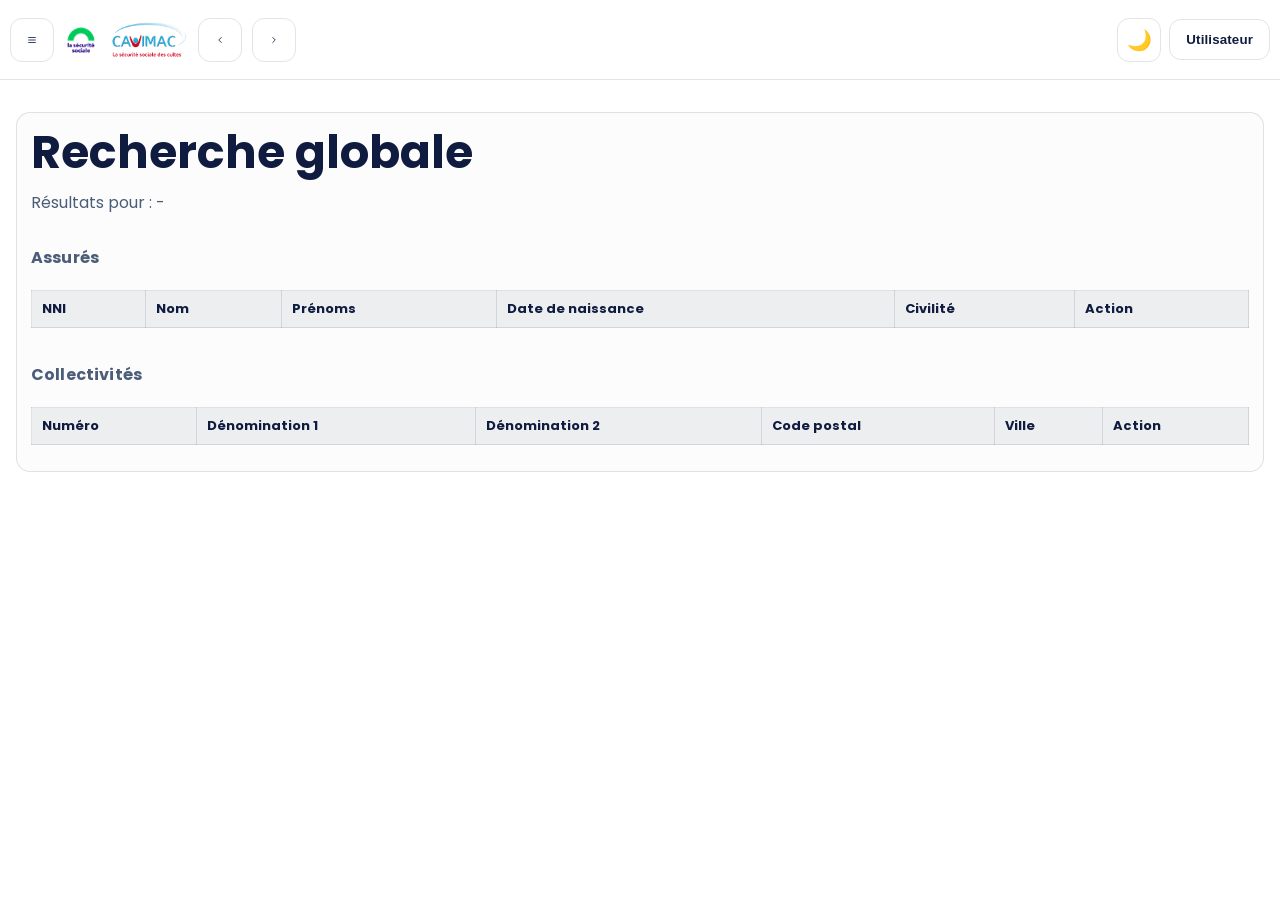
<file: templates/search_results.html>
<!doctype html>
<html lang="fr">
<head>
  <meta charset="UTF-8">
  <meta name="viewport" content="width=device-width, initial-scale=1.0">
  <title>Recherche globale - IDENT</title>
  <link rel="preconnect" href="https://fonts.googleapis.com">
  <link rel="preconnect" href="https://fonts.gstatic.com" crossorigin>
  <link href="https://fonts.googleapis.com/css2?family=Poppins:wght@400;600;700&display=swap" rel="stylesheet">
  <link rel="stylesheet" href="../static/style.css">
  <script src="../static/sidebar.js" defer></script>
</head>
<body>
  <div class="toolbar">
    <div class="toolbar-inner">
      <div class="toolbar-left">
        <img class="toolbar-logo" src="../images/Logo_Securite_Social.png" alt="Logo S&#233;curit&#233; Sociale">
        <img class="toolbar-logo" src="../images/Logo_Cavimac.png" alt="Logo Cavimac">
      </div>
      <div class="toolbar-center"></div>
      <div class="toolbar-right">
        <a class="button outline toolbar-home" href="home.html" aria-label="Accueil" title="Accueil">
          <svg class="icon" viewBox="0 0 24 24" fill="none" stroke="currentColor" stroke-width="2" stroke-linecap="round" stroke-linejoin="round" aria-hidden="true">
            <path d="M3 11l9-7 9 7"></path>
            <path d="M9 22V12h6v10"></path>
          </svg>
        </a>
        <button class="button outline toolbar-nav" type="button" aria-label="Retour" title="Retour" onclick="history.back()">
          <svg class="icon" viewBox="0 0 24 24" fill="none" stroke="currentColor" stroke-width="2" stroke-linecap="round" stroke-linejoin="round" aria-hidden="true">
            <path d="M15 18l-6-6 6-6"></path>
          </svg>
        </button>
        <button class="button outline toolbar-nav" type="button" aria-label="Avancer" title="Avancer" onclick="history.forward()">
          <svg class="icon" viewBox="0 0 24 24" fill="none" stroke="currentColor" stroke-width="2" stroke-linecap="round" stroke-linejoin="round" aria-hidden="true">
            <path d="M9 18l6-6-6-6"></path>
          </svg>
        </button>
        <button class="button outline toolbar-theme" type="button" id="theme-toggle" aria-label="Mode sombre" title="Mode sombre">
          <span class="icon">&#127769;</span>
        </button>
        <div class="user-menu" id="user-menu">
          <button class="button outline user-trigger" type="button" id="user-menu-trigger">
            <span id="user-trigger-label">Utilisateur</span>
          </button>
          <div class="user-dropdown hidden" id="user-menu-panel">
            <div class="user-actions">
              <div class="user-info">
                <div class="user-name" id="user-name">-</div>
                <div class="user-meta" id="user-service">-</div>
                <div class="user-meta" id="user-email">-</div>
              </div>
              <button class="button ghost user-logout" type="button" id="user-logout">D&#233;connexion</button>
            </div>
          </div>
        </div>
      </div>
    </div>
  </div>

  <div class="grid">
    <div class="details">
      <h1 class="title">Recherche globale</h1>
      <p class="subtitle" id="global-query-label">Résultats pour : -</p>

      <div id="global-loader" class="loader hidden">Recherche en cours...</div>
      <div id="global-result" class="result hidden" aria-live="polite"></div>

      <div class="info-section">Assurés</div>
      <div class="table-wrapper">
        <table class="data-table" id="global-assures-table">
          <thead>
            <tr>
              <th>NNI</th>
              <th>Nom</th>
              <th>Prénoms</th>
              <th>Date de naissance</th>
              <th>Civilité</th>
              <th>Action</th>
            </tr>
          </thead>
          <tbody></tbody>
        </table>
      </div>

      <div class="info-section" style="margin-top: 16px;">Collectivités</div>
      <div class="table-wrapper">
        <table class="data-table" id="global-collect-table">
          <thead>
            <tr>
              <th>Numéro</th>
              <th>Dénomination 1</th>
              <th>Dénomination 2</th>
              <th>Code postal</th>
              <th>Ville</th>
              <th>Action</th>
            </tr>
          </thead>
          <tbody></tbody>
        </table>
      </div>
    </div>
  </div>

  <script>
    const themeToggle = document.getElementById("theme-toggle");
    const userTrigger = document.getElementById("user-menu-trigger");
    const userPanel = document.getElementById("user-menu-panel");
    const userName = document.getElementById("user-name");
    const userService = document.getElementById("user-service");
    const userEmail = document.getElementById("user-email");
    const userLogout = document.getElementById("user-logout");
    const userLabel = document.getElementById("user-trigger-label");

    const queryLabel = document.getElementById("global-query-label");
    const resultBox = document.getElementById("global-result");
    const loader = document.getElementById("global-loader");
    const assuresBody = document.querySelector("#global-assures-table tbody");
    const collectBody = document.querySelector("#global-collect-table tbody");

    if (themeToggle) {
      const stored = localStorage.getItem("theme");
      if (stored === "dark") document.body.dataset.theme = "dark";
      const sync = () => {
        const isDark = document.body.dataset.theme === "dark";
        const icon = themeToggle.querySelector(".icon");
        if (icon) icon.textContent = isDark ? "\u2600" : "\uD83C\uDF19";
      };
      sync();
      themeToggle.addEventListener("click", () => {
        const isDark = document.body.dataset.theme === "dark";
        document.body.dataset.theme = isDark ? "" : "dark";
        localStorage.setItem("theme", isDark ? "light" : "dark");
        sync();
      });
    }

    if (userTrigger && userPanel) {
      const closeMenu = () => userPanel.classList.add("hidden");
      userTrigger.addEventListener("click", (event) => {
        event.stopPropagation();
        userPanel.classList.toggle("hidden");
      });
      userPanel.addEventListener("click", (event) => event.stopPropagation());
      document.addEventListener("click", () => closeMenu());
    }

    if (userLogout) {
      userLogout.addEventListener("click", async () => {
        try {
          if (window.pywebview?.api?.logout) {
            await window.pywebview.api.logout();
          }
        } catch (_) {}
        localStorage.removeItem("logged_user");
        window.location.replace("login.html");
      });
    }

    const applyUser = (data) => {
      if (!data) return;
      const fullName = `${data.prenoms ?? ""} ${data.nom ?? ""}`.trim();
      const email = data.email || "Utilisateur";
      const service = data.service || "";
      if (userName) userName.textContent = fullName || "Utilisateur";
      if (userService) userService.textContent = service ? `Service : ${service}` : "";
      if (userEmail) userEmail.textContent = email;
      if (userLabel) userLabel.textContent = service ? `${email} - ${service}` : email;
    };

    const cached = localStorage.getItem("logged_user");
    if (cached) {
      try { applyUser(JSON.parse(cached)); } catch (_) {}
    }

    const loadUserFromApi = () => {
      if (!window.pywebview?.api?.get_logged_user) return;
      window.pywebview.api.get_logged_user().then((resp) => {
        if (resp?.data) applyUser(resp.data);
      });
    };
    loadUserFromApi();
    window.addEventListener("pywebviewready", loadUserFromApi);

    const setLoader = (show, message = "Recherche en cours...") => {
      if (!loader) return;
      loader.textContent = message;
      loader.classList.toggle("hidden", !show);
    };

    const setResult = (text, success = false) => {
      if (!resultBox) return;
      resultBox.textContent = text || "";
      resultBox.classList.toggle("success", !!success);
      resultBox.classList.toggle("hidden", !text);
    };

    const goToAssure = (nni) => {
      const raw = String(nni || "").trim();
      if (!raw) return;
      const normalized = raw.replace(/\D/g, "") || raw;
      try {
        localStorage.setItem("assure_nni_target", normalized);
      } catch (_) {}
      window.location.href = `assures.html?nir=${encodeURIComponent(normalized)}&from=global`;
    };

    const goToCollect = (numero) => {
      const raw = String(numero || "").trim();
      if (!raw) return;
      try {
        localStorage.setItem("collect_id_target", raw);
      } catch (_) {}
      window.location.href = `collectivites.html?collect=${encodeURIComponent(raw)}&from=global`;
    };

    const renderAssures = (rows) => {
      if (!assuresBody) return;
      assuresBody.innerHTML = "";
      if (!rows.length) {
        const tr = document.createElement("tr");
        tr.innerHTML = `<td colspan="6" style="text-align:center;">-</td>`;
        assuresBody.appendChild(tr);
        return;
      }
      rows.forEach((r) => {
        const tr = document.createElement("tr");
        tr.innerHTML = `
          <td>${r.nir || "-"}</td>
          <td>${r.nom_usage || "-"}</td>
          <td>${r.prenom_usage || "-"}</td>
          <td>${r.date_naissance || "-"}</td>
          <td>${r.civilite || "-"}</td>
          <td><button class="button outline" type="button">Consulter</button></td>
        `;
        tr.querySelector("button")?.addEventListener("click", () => goToAssure(r.nir));
        tr.addEventListener("dblclick", () => goToAssure(r.nir));
        assuresBody.appendChild(tr);
      });
    };

    const renderCollect = (rows) => {
      if (!collectBody) return;
      collectBody.innerHTML = "";
      if (!rows.length) {
        const tr = document.createElement("tr");
        tr.innerHTML = `<td colspan="6" style="text-align:center;">-</td>`;
        collectBody.appendChild(tr);
        return;
      }
      rows.forEach((r) => {
        const tr = document.createElement("tr");
        tr.innerHTML = `
          <td>${r.numero || "-"}</td>
          <td>${r.denom1 || "-"}</td>
          <td>${r.denom2 || "-"}</td>
          <td>${r.cp || "-"}</td>
          <td>${r.ville || "-"}</td>
          <td><button class="button outline" type="button">Consulter</button></td>
        `;
        tr.querySelector("button")?.addEventListener("click", () => goToCollect(r.numero));
        tr.addEventListener("dblclick", () => goToCollect(r.numero));
        collectBody.appendChild(tr);
      });
    };

    async function loadResults() {
      const params = new URLSearchParams(window.location.search || "");
      const q = (params.get("q") || "").trim();
      if (queryLabel) queryLabel.textContent = q ? `Résultats pour : ${q}` : "Résultats pour : -";
      if (!q) {
        setResult("Recherche vide.");
        renderAssures([]);
        renderCollect([]);
        return;
      }
      if (!window.pywebview?.api?.search_global) {
        setResult("API pywebview indisponible.");
        return;
      }
      setLoader(true);
      try {
        const resp = await window.pywebview.api.search_global("", "", q);
        if (resp?.ok === "true") {
          renderAssures(resp?.data?.assures || []);
          renderCollect(resp?.data?.collectivites || []);
          setResult(resp?.message || "Recherche globale terminée.", true);
        } else {
          setResult(resp?.message || "Aucun résultat.");
          renderAssures([]);
          renderCollect([]);
        }
      } catch (err) {
        setResult("Erreur lors de la recherche.");
        renderAssures([]);
        renderCollect([]);
      } finally {
        setLoader(false);
      }
    }

    if (window.pywebview && window.pywebview.api) {
      loadResults();
    } else {
      document.addEventListener("pywebviewready", loadResults);
    }
  </script>
</body>
</html>
</file>
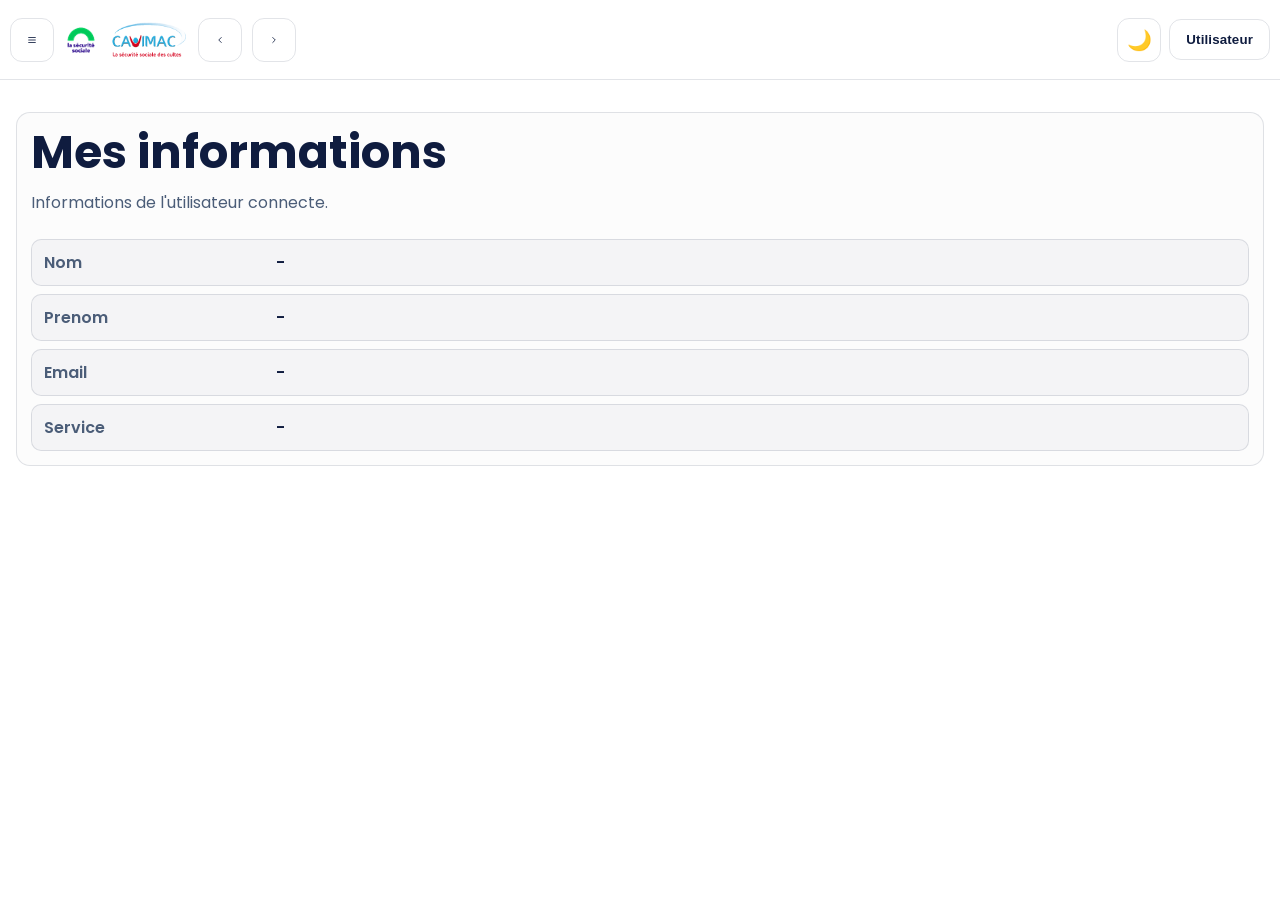
<file: templates/user_info.html>
﻿<!doctype html>
<html lang="fr">
<head>
  <meta charset="UTF-8">
  <meta name="viewport" content="width=device-width, initial-scale=1.0">
  <title>Mes informations - IDENT</title>
  <link rel="preconnect" href="https://fonts.googleapis.com">
  <link rel="preconnect" href="https://fonts.gstatic.com" crossorigin>
  <link href="https://fonts.googleapis.com/css2?family=Poppins:wght@400;600;700&display=swap" rel="stylesheet">
  <link rel="stylesheet" href="../static/style.css">
  <script src="../static/sidebar.js" defer></script>
</head>
<body>
  <div class="toolbar">
    <div class="toolbar-inner">
      <div class="toolbar-left">
        <img class="toolbar-logo" src="../images/Logo_Securite_Social.png" alt="Logo Securite Sociale">
        <img class="toolbar-logo" src="../images/Logo_Cavimac.png" alt="Logo Cavimac">
      </div>
      <div class="toolbar-right">
        <a class="button outline toolbar-home" href="home.html" aria-label="Accueil" title="Accueil">
          <svg class="icon" viewBox="0 0 24 24" fill="none" stroke="currentColor" stroke-width="2" stroke-linecap="round" stroke-linejoin="round" aria-hidden="true">
            <path d="M3 11l9-7 9 7"></path>
            <path d="M9 22V12h6v10"></path>
          </svg>
        </a>
        <button class="button outline toolbar-nav" type="button" aria-label="Retour" title="Retour" onclick="history.back()">
          <svg class="icon" viewBox="0 0 24 24" fill="none" stroke="currentColor" stroke-width="2" stroke-linecap="round" stroke-linejoin="round" aria-hidden="true">
            <path d="M15 18l-6-6 6-6"></path>
          </svg>
        </button>
        <button class="button outline toolbar-nav" type="button" aria-label="Avancer" title="Avancer" onclick="history.forward()">
          <svg class="icon" viewBox="0 0 24 24" fill="none" stroke="currentColor" stroke-width="2" stroke-linecap="round" stroke-linejoin="round" aria-hidden="true">
            <path d="M9 18l6-6-6-6"></path>
          </svg>
        </button>
        <button class="button outline toolbar-theme" type="button" id="theme-toggle" aria-label="Mode sombre" title="Mode sombre">
          <span class="icon">&#127769;</span>
        </button>
        <div class="user-menu" id="user-menu">
          <button class="button outline user-trigger" type="button" id="user-menu-trigger">
            <span id="user-trigger-label">Utilisateur</span>
          </button>
          <div class="user-dropdown hidden" id="user-menu-panel">
            <div class="user-info">
              <div class="user-name" id="user-name">-</div>
              <div class="user-meta" id="user-service">-</div>
              <div class="user-meta" id="user-email">-</div>
            </div>
            <div class="user-actions">
              <a class="user-link" href="user_info.html">Mes infos</a>
              <button class="button ghost user-logout" type="button" id="user-logout">Deconnexion</button>
            </div>
          </div>
        </div>
      </div>
    </div>
  </div>

  <div class="grid">
    <div class="details">
      <h1 class="title">Mes informations</h1>
      <p class="subtitle">Informations de l'utilisateur connecte.</p>

      <div id="user-info-empty" class="result hidden">Utilisateur non connecte.</div>

      <div class="info-grid" id="user-info-grid">
        <div class="info-row"><div class="info-label">Nom</div><div class="info-value" id="info-nom">-</div></div>
        <div class="info-row"><div class="info-label">Prenom</div><div class="info-value" id="info-prenom">-</div></div>
        <div class="info-row"><div class="info-label">Email</div><div class="info-value" id="info-email">-</div></div>
        <div class="info-row"><div class="info-label">Service</div><div class="info-value" id="info-service">-</div></div>
      </div>
    </div>
  </div>

  <script>
    const themeToggle = document.getElementById("theme-toggle");
    const stored = localStorage.getItem("theme");
    if (stored === "dark") document.body.dataset.theme = "dark";
    if (themeToggle) {
      const sync = () => {
        const isDark = document.body.dataset.theme === "dark";
        const icon = themeToggle.querySelector(".icon");
        if (icon) icon.textContent = isDark ? "\u2600" : "\uD83C\uDF19";
      };
      sync();
      themeToggle.addEventListener("click", () => {
        const isDark = document.body.dataset.theme === "dark";
        document.body.dataset.theme = isDark ? "" : "dark";
        localStorage.setItem("theme", isDark ? "light" : "dark");
        sync();
      });
    }

    const userTrigger = document.getElementById("user-menu-trigger");
    const userPanel = document.getElementById("user-menu-panel");
    const userName = document.getElementById("user-name");
    const userService = document.getElementById("user-service");
    const userEmail = document.getElementById("user-email");
    const userLogout = document.getElementById("user-logout");
    const userLabel = document.getElementById("user-trigger-label");

    if (userTrigger && userPanel) {
      const closeMenu = () => userPanel.classList.add("hidden");
      userTrigger.addEventListener("click", (event) => {
        event.stopPropagation();
        userPanel.classList.toggle("hidden");
      });
      userPanel.addEventListener("click", (event) => event.stopPropagation());
      document.addEventListener("click", () => closeMenu());
    }

    if (userLogout) {
      userLogout.addEventListener("click", async () => {
        try {
          if (window.pywebview?.api?.logout) {
            await window.pywebview.api.logout();
          }
        } catch (_) {}
        localStorage.removeItem("logged_user");
        window.location.replace("login.html");
      });
    }

    const infoNom = document.getElementById("info-nom");
    const infoPrenom = document.getElementById("info-prenom");
    const infoEmail = document.getElementById("info-email");
    const infoService = document.getElementById("info-service");
    const infoGrid = document.getElementById("user-info-grid");
    const infoEmpty = document.getElementById("user-info-empty");

    const applyUser = (data) => {
      if (!data) return false;
      const fullName = `${data.prenoms ?? ""} ${data.nom ?? ""}`.trim();
      const email = data.email || "";
      const service = data.service || "";
      if (infoNom) infoNom.textContent = data.nom || "-";
      if (infoPrenom) infoPrenom.textContent = data.prenoms || "-";
      if (infoEmail) infoEmail.textContent = email || "-";
      if (infoService) infoService.textContent = service || "-";
      if (userName) userName.textContent = fullName || "Utilisateur";
      if (userService) userService.textContent = service ? `Service : ${service}` : "";
      if (userEmail) userEmail.textContent = email;
      if (userLabel) userLabel.textContent = service ? `${email} - ${service}` : email || "Utilisateur";
      return true;
    };

    const cached = localStorage.getItem("logged_user");
    if (cached) {
      try { applyUser(JSON.parse(cached)); } catch (_) {}
    }

    const loadUserFromApi = () => {
      if (!window.pywebview?.api?.get_logged_user) return;
      window.pywebview.api.get_logged_user().then((resp) => {
        const ok = applyUser(resp?.data);
        if (!ok) {
          if (infoEmpty) infoEmpty.classList.remove("hidden");
          if (infoGrid) infoGrid.classList.add("hidden");
        }
      });
    };

    loadUserFromApi();
    window.addEventListener("pywebviewready", loadUserFromApi);
  </script>
</body>
</html>
</file>
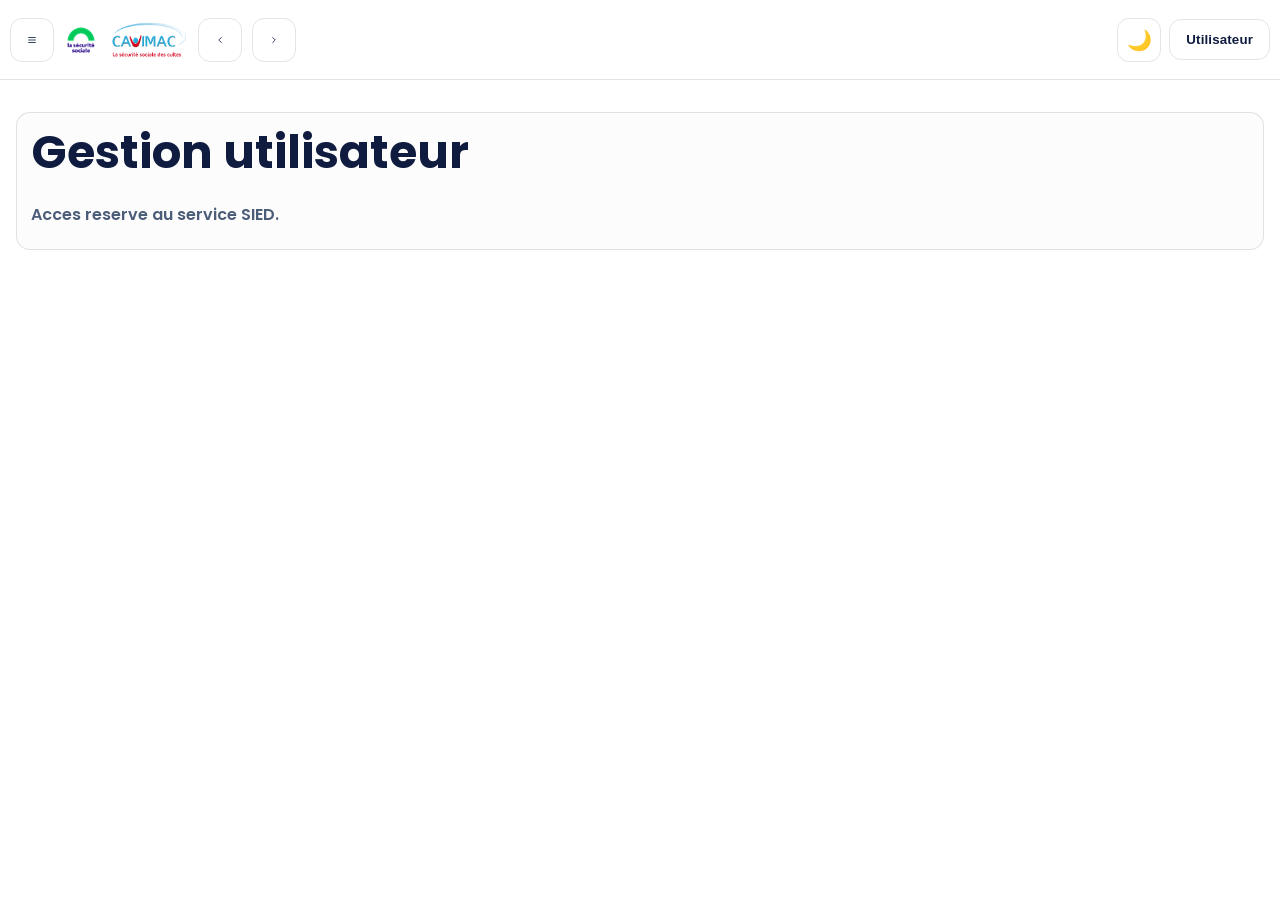
<file: templates/user_management.html>
<!doctype html>
<html lang="fr">
<head>
  <meta charset="UTF-8">
  <meta name="viewport" content="width=device-width, initial-scale=1.0">
  <title>Gestion utilisateur - IDENT</title>
  <link rel="preconnect" href="https://fonts.googleapis.com">
  <link rel="preconnect" href="https://fonts.gstatic.com" crossorigin>
  <link href="https://fonts.googleapis.com/css2?family=Poppins:wght@400;600;700&display=swap" rel="stylesheet">
  <link rel="stylesheet" href="../static/style.css">
  <script src="../static/sidebar.js" defer></script>
</head>
<body class="user-management-page">
  <div class="toolbar">
    <div class="toolbar-inner">
      <div class="toolbar-left">
        <img class="toolbar-logo" src="../images/Logo_Securite_Social.png" alt="Logo Securite Sociale">
        <img class="toolbar-logo" src="../images/Logo_Cavimac.png" alt="Logo Cavimac">
      </div>
      <div class="toolbar-center"></div>
      <div class="toolbar-right">
        <a class="button outline toolbar-home" href="home.html" aria-label="Accueil" title="Accueil">
          <svg class="icon" viewBox="0 0 24 24" fill="none" stroke="currentColor" stroke-width="2" stroke-linecap="round" stroke-linejoin="round" aria-hidden="true">
            <path d="M3 11l9-7 9 7"></path>
            <path d="M9 22V12h6v10"></path>
          </svg>
        </a>
        <button class="button outline toolbar-nav" type="button" aria-label="Retour" title="Retour" onclick="history.back()">
          <svg class="icon" viewBox="0 0 24 24" fill="none" stroke="currentColor" stroke-width="2" stroke-linecap="round" stroke-linejoin="round" aria-hidden="true">
            <path d="M15 18l-6-6 6-6"></path>
          </svg>
        </button>
        <button class="button outline toolbar-nav" type="button" aria-label="Avancer" title="Avancer" onclick="history.forward()">
          <svg class="icon" viewBox="0 0 24 24" fill="none" stroke="currentColor" stroke-width="2" stroke-linecap="round" stroke-linejoin="round" aria-hidden="true">
            <path d="M9 18l6-6-6-6"></path>
          </svg>
        </button>
        <button class="button outline toolbar-theme" type="button" id="theme-toggle" aria-label="Mode sombre" title="Mode sombre">
          <span class="icon">&#127769;</span>
        </button>
        <div class="user-menu" id="user-menu">
          <button class="button outline user-trigger" type="button" id="user-menu-trigger">
            <span id="user-trigger-label">Utilisateur</span>
          </button>
          <div class="user-dropdown hidden" id="user-menu-panel">
            <div class="user-info">
              <div class="user-name" id="user-name">-</div>
              <div class="user-meta" id="user-service">-</div>
              <div class="user-meta" id="user-email">-</div>
            </div>
            <div class="user-actions">
          <!--   <a class="user-link" href="user_info.html">Mes infos</a> --> 
              <button class="button ghost user-logout" type="button" id="user-logout">Deconnexion</button>
            </div>
          </div>
        </div>
      </div>
    </div>
  </div>

  <div class="grid">
    <div class="details">
      <div class="details-header">
        <div>
          <h1 class="title">Gestion utilisateur</h1>
        </div>
        <button class="button primary" type="button" id="add-user-btn">Ajouter un utilisateur</button>
      </div>

      
      <div id="users-denied" class="result hidden">Acces reserve au service SIED.</div>

      <div id="users-search-row" class="form-row">
        <div class="field" style="max-width: 560px;">
        <!-- <label class="form-label" for="users-search-input">Recherche</label> --> 
          <input
            type="text"
            id="users-search-input"
            class="module-search-input"
            autocomplete="off"
            placeholder="Rechercher par identifiant, email, nom, prenom ou service..."
          ><br>
          <div id="users-result" class="result hidden"></div>
        </div>
      </div>

      <div id="users-table-wrapper" class="table-wrapper">
        <table class="data-table" id="users-table">
          <thead>
            <tr>
              <th>Identifiant</th>
              <th>Email</th>
              <th>Nom</th>
              <th>Prenom</th>
              <th>Service</th>
              <th>Actions</th>
            </tr>
          </thead>
          <tbody id="users-tbody">
            <tr><td colspan="6">Chargement...</td></tr>
          </tbody>
        </table>
      </div>
    </div>
  </div>

  <div class="modal-overlay hidden" id="user-modal-overlay" aria-hidden="true">
    <div class="modal" role="dialog" aria-modal="true" aria-labelledby="user-modal-title">
      <div class="modal-header">
        <div class="modal-title" id="user-modal-title">Utilisateur</div>
        <button class="button outline" type="button" id="user-modal-close">Fermer</button>
      </div>
      <div class="modal-body">
        <form id="user-form">
          <div class="info-grid two-col user-form-grid">
            <div class="field">
              <label class="form-label" for="user-identifiant">Identifiant</label>
              <input type="text" id="user-identifiant" autocomplete="off" required>
            </div>
            <div class="field">
              <label class="form-label" for="user-email-input">Email</label>
              <input type="email" id="user-email-input" autocomplete="off" required>
            </div>
            <div class="field">
              <label class="form-label" for="user-nom">Nom</label>
              <input type="text" id="user-nom" autocomplete="off" required>
            </div>
            <div class="field">
              <label class="form-label" for="user-prenom">Prenom</label>
              <input type="text" id="user-prenom" autocomplete="off" required>
            </div>
            <div class="field">
              <label class="form-label" for="user-service-input">Service</label>
              <select id="user-service-input" required>
                <option value="">Selectionner un service</option>
                <option value="AFFILIATION">AFFILIATION</option>
                <option value="RECOUVREMENT">RECOUVREMENT</option>
                <option value="SIED">SIED</option>
                <option value="JURIDIQUE">JURIDIQUE</option>
                <option value="AS">AS</option>
                <option value="SCM">SCM</option>
                <option value="RETRAITE">RETRAITE</option>
                <option value="PCI">PCI</option>
              </select>
            </div>
            <div class="field" id="user-password-field">
              <label class="form-label" for="user-password">Mot de passe</label>
              <div class="password-field-wrap">
                <input type="password" id="user-password" autocomplete="new-password">
                <button
                  type="button"
                  class="button outline user-password-toggle hidden"
                  id="user-password-toggle"
                  aria-label="Afficher le mot de passe"
                  title="Afficher le mot de passe"
                >
                  <svg class="icon" id="user-password-toggle-icon" viewBox="0 0 24 24" fill="none" stroke="currentColor" stroke-width="2" stroke-linecap="round" stroke-linejoin="round" aria-hidden="true">
                    <path d="M2 12s3.5-6 10-6s10 6 10 6s-3.5 6-10 6s-10-6-10-6Z"></path>
                    <circle cx="12" cy="12" r="3"></circle>
                  </svg>
                </button>
              </div>
            </div>
          </div>
          <div id="user-form-result" class="result hidden"></div>
          <div class="modal-actions">
            <button class="button outline" type="button" id="user-cancel-btn">Annuler</button>
            <button class="button primary" type="submit" id="user-save-btn">Enregistrer</button>
          </div>
        </form>
      </div>
    </div>
  </div>

  <script>
    (function () {
      const themeToggle = document.getElementById("theme-toggle");
      const userTrigger = document.getElementById("user-menu-trigger");
      const userPanel = document.getElementById("user-menu-panel");
      const userName = document.getElementById("user-name");
      const userService = document.getElementById("user-service");
      const userEmail = document.getElementById("user-email");
      const userLogout = document.getElementById("user-logout");
      const userLabel = document.getElementById("user-trigger-label");

      const usersResult = document.getElementById("users-result");
      const usersDenied = document.getElementById("users-denied");
      const usersSearchRow = document.getElementById("users-search-row");
      const usersSearchInput = document.getElementById("users-search-input");
      const usersTableWrapper = document.getElementById("users-table-wrapper");
      const usersTbody = document.getElementById("users-tbody");
      const addUserBtn = document.getElementById("add-user-btn");

      const modalOverlay = document.getElementById("user-modal-overlay");
      const modalTitle = document.getElementById("user-modal-title");
      const modalClose = document.getElementById("user-modal-close");
      const userForm = document.getElementById("user-form");
      const userCancelBtn = document.getElementById("user-cancel-btn");
      const userSaveBtn = document.getElementById("user-save-btn");
      const userFormResult = document.getElementById("user-form-result");
      const passwordField = document.getElementById("user-password-field");

      const inputIdentifiant = document.getElementById("user-identifiant");
      const inputEmail = document.getElementById("user-email-input");
      const inputNom = document.getElementById("user-nom");
      const inputPrenom = document.getElementById("user-prenom");
      const inputService = document.getElementById("user-service-input");
      const inputPassword = document.getElementById("user-password");
      const inputPasswordToggle = document.getElementById("user-password-toggle");
      const inputPasswordToggleIcon = document.getElementById("user-password-toggle-icon");

      let usersCache = [];
      let currentUser = null;
      let currentMode = "create";
      let currentEditUserId = null;

      const escapeHtml = (value) =>
        String(value ?? "")
          .replaceAll("&", "&amp;")
          .replaceAll("<", "&lt;")
          .replaceAll(">", "&gt;")
          .replaceAll('"', "&quot;")
          .replaceAll("'", "&#39;");

      const showResult = (message, isSuccess = false) => {
        usersResult.textContent = message || "";
        usersResult.classList.toggle("hidden", !message);
        usersResult.classList.toggle("success", !!isSuccess);
      };

      const showFormResult = (message, isSuccess = false) => {
        userFormResult.textContent = message || "";
        userFormResult.classList.toggle("hidden", !message);
        userFormResult.classList.toggle("success", !!isSuccess);
      };

      const setFormDisabled = (disabled) => {
        [inputIdentifiant, inputEmail, inputNom, inputPrenom, inputService, inputPassword].forEach((el) => {
          el.disabled = disabled;
        });
      };

      const setPasswordVisibility = (visible) => {
        inputPassword.type = visible ? "text" : "password";
        if (inputPasswordToggleIcon) {
          inputPasswordToggleIcon.innerHTML = visible
            ? '<path d="M17.94 17.94A10.88 10.88 0 0 1 12 20c-6.5 0-10-8-10-8a18.6 18.6 0 0 1 5.08-5.94M9.9 4.24A11.2 11.2 0 0 1 12 4c6.5 0 10 8 10 8a18.57 18.57 0 0 1-2.22 3.19M14.12 14.12a3 3 0 1 1-4.24-4.24"></path><path d="M1 1l22 22"></path>'
            : '<path d="M2 12s3.5-6 10-6s10 6 10 6s-3.5 6-10 6s-10-6-10-6Z"></path><circle cx="12" cy="12" r="3"></circle>';
        }
        if (inputPasswordToggle) {
          inputPasswordToggle.setAttribute(
            "aria-label",
            visible ? "Masquer le mot de passe" : "Afficher le mot de passe"
          );
          inputPasswordToggle.title = visible ? "Masquer le mot de passe" : "Afficher le mot de passe";
        }
      };

      const openModal = (mode, user) => {
        currentMode = mode;
        currentEditUserId = user?.user_id ?? null;
        showFormResult("");

        if (mode === "create") {
          modalTitle.textContent = "Ajouter un utilisateur";
          inputIdentifiant.value = "";
          inputEmail.value = "";
          inputNom.value = "";
          inputPrenom.value = "";
          setServiceValue("");
          inputPassword.value = "";
          setPasswordVisibility(false);
          passwordField.classList.remove("hidden");
          inputPasswordToggle?.classList.add("hidden");
          userSaveBtn.classList.remove("hidden");
          userCancelBtn.textContent = "Annuler";
          inputPassword.required = true;
          setFormDisabled(false);
        } else if (mode === "edit") {
          modalTitle.textContent = "Modifier un utilisateur";
          inputIdentifiant.value = user?.identifiant || "";
          inputEmail.value = user?.email || "";
          inputNom.value = user?.nom || "";
          inputPrenom.value = user?.prenom || "";
          setServiceValue(user?.service || "");
          inputPassword.value = "";
          setPasswordVisibility(false);
          passwordField.classList.remove("hidden");
          inputPasswordToggle?.classList.add("hidden");
          userSaveBtn.classList.remove("hidden");
          userCancelBtn.textContent = "Annuler";
          inputPassword.required = false;
          inputPassword.placeholder = "Laisser vide pour conserver";
          setFormDisabled(false);
        } else {
          modalTitle.textContent = "Voir un utilisateur";
          inputIdentifiant.value = user?.identifiant || "";
          inputEmail.value = user?.email || "";
          inputNom.value = user?.nom || "";
          inputPrenom.value = user?.prenom || "";
          setServiceValue(user?.service || "");
          inputPassword.value = String(user?.mot_de_passe || "");
          setPasswordVisibility(false);
          passwordField.classList.remove("hidden");
          inputPasswordToggle?.classList.remove("hidden");
          userSaveBtn.classList.add("hidden");
          userCancelBtn.textContent = "Fermer";
          inputPassword.required = false;
          inputPassword.placeholder = "";
          setFormDisabled(true);
        }

        modalOverlay.classList.remove("hidden");
        modalOverlay.setAttribute("aria-hidden", "false");
      };

      const closeModal = () => {
        modalOverlay.classList.add("hidden");
        modalOverlay.setAttribute("aria-hidden", "true");
      };

      const validatePayload = (payload, mode) => {
        const required = ["identifiant", "email", "nom", "prenom", "service"];
        for (const key of required) {
          if (!String(payload[key] || "").trim()) return "Tous les champs obligatoires doivent etre saisis.";
        }
        const emailOk = /^[^@\s]+@[^@\s]+\.[^@\s]+$/.test(payload.email);
        if (!emailOk) return "Email invalide.";
        if (mode === "create" && !String(payload.mot_de_passe || "").trim()) {
          return "Le mot de passe est obligatoire pour la creation.";
        }
        return "";
      };

      const renderRows = (rows) => {
        if (!rows.length) {
          usersTbody.innerHTML = '<tr><td colspan="6">Aucun utilisateur.</td></tr>';
          return;
        }

        const html = rows
          .map(
            (u) => `
              <tr data-user-id="${escapeHtml(u.user_id)}">
                <td>${escapeHtml(u.identifiant || "-")}</td>
                <td>${escapeHtml(u.email || "-")}</td>
                <td>${escapeHtml(u.nom || "-")}</td>
                <td>${escapeHtml(u.prenom || "-")}</td>
                <td>${escapeHtml(u.service || "-")}</td>
                <td>
                  <button class="button outline user-action-icon user-action-view" type="button" data-user-id="${escapeHtml(u.user_id)}" aria-label="Voir" title="Voir">
                    <svg class="icon" viewBox="0 0 24 24" fill="none" stroke="currentColor" stroke-width="2" stroke-linecap="round" stroke-linejoin="round" aria-hidden="true">
                      <path d="M2 12s3.5-6 10-6s10 6 10 6s-3.5 6-10 6s-10-6-10-6Z"></path>
                      <circle cx="12" cy="12" r="3"></circle>
                    </svg>
                  </button>
                  <button class="button outline user-action-icon user-action-edit" type="button" data-user-id="${escapeHtml(u.user_id)}" aria-label="Modifier" title="Modifier">
                    <svg class="icon" viewBox="0 0 24 24" fill="none" stroke="currentColor" stroke-width="2" stroke-linecap="round" stroke-linejoin="round" aria-hidden="true">
                      <path d="M12 20h9"></path>
                      <path d="m16.5 3.5 4 4L8 20l-5 1 1-5 12.5-12.5Z"></path>
                    </svg>
                  </button>
                  <button class="button outline user-action-icon user-action-delete" type="button" data-user-id="${escapeHtml(u.user_id)}" aria-label="Supprimer" title="Supprimer">
                    <svg class="icon" viewBox="0 0 24 24" fill="none" stroke="currentColor" stroke-width="2" stroke-linecap="round" stroke-linejoin="round" aria-hidden="true">
                      <path d="M3 6h18"></path>
                      <path d="M8 6V4h8v2"></path>
                      <path d="M19 6l-1 14H6L5 6"></path>
                      <path d="M10 11v6"></path>
                      <path d="M14 11v6"></path>
                    </svg>
                  </button>
                </td>
              </tr>
            `
          )
          .join("");
        usersTbody.innerHTML = html;
      };

      const findUser = (userId) => usersCache.find((u) => String(u.user_id) === String(userId));

      const filterUsers = () => {
        const query = String(usersSearchInput?.value || "").trim().toLowerCase();
        if (!query) {
          renderRows(usersCache);
          showResult(`${usersCache.length} utilisateur(s) trouves.`, true);
          return;
        }
        const filtered = usersCache.filter((u) => {
          const rowText = [
            u.user_id,
            u.identifiant,
            u.email,
            u.nom,
            u.prenom,
            u.service,
          ]
            .map((v) => String(v || "").toLowerCase())
            .join(" ");
          return rowText.includes(query);
        });
        renderRows(filtered);
        showResult(`${filtered.length} utilisateur(s) trouves (filtre).`, true);
      };

      const loadUsers = async () => {
        if (!window.pywebview?.api?.list_users) return;
        showResult("Chargement des utilisateurs...");
        try {
          const resp = await window.pywebview.api.list_users("", "");
          if (resp?.ok !== "true") {
            showResult(resp?.message || "Echec de recuperation.");
            usersCache = [];
            renderRows([]);
            return;
          }
          usersCache = resp.data || [];
          filterUsers();
        } catch (error) {
          showResult(`Erreur inattendue: ${error}`);
          usersCache = [];
          renderRows([]);
        }
      };

      const applyUser = (data) => {
        if (!data) return false;
        currentUser = data;
        const fullName = `${data.prenoms ?? ""} ${data.nom ?? ""}`.trim();
        const email = data.email || "";
        const service = data.service || "";
        if (userName) userName.textContent = fullName || "Utilisateur";
        if (userService) userService.textContent = service ? `Service : ${service}` : "";
        if (userEmail) userEmail.textContent = email;
        if (userLabel) userLabel.textContent = service ? `${email} - ${service}` : email || "Utilisateur";
        return true;
      };

      const enforceRoleUi = () => {
        const isSied = String(currentUser?.service || "")
          .trim()
          .toUpperCase() === "SIED";
        usersDenied.classList.toggle("hidden", isSied);
        if (usersSearchRow) usersSearchRow.classList.toggle("hidden", !isSied);
        usersTableWrapper.classList.toggle("hidden", !isSied);
        addUserBtn.classList.toggle("hidden", !isSied);
        if (!isSied) showResult("Acces refuse : reserve au service SIED.");
        return isSied;
      };

      const loadUserFromApi = async () => {
        const cached = localStorage.getItem("logged_user");
        if (cached) {
          try {
            applyUser(JSON.parse(cached));
          } catch (_) {}
        }
        if (window.pywebview?.api?.get_logged_user) {
          try {
            const resp = await window.pywebview.api.get_logged_user();
            if (resp?.data) {
              applyUser(resp.data);
              localStorage.setItem("logged_user", JSON.stringify(resp.data));
            }
          } catch (_) {}
        }
        const canManage = enforceRoleUi();
        if (canManage) await loadUsers();
      };

      const collectPayload = () => ({
        identifiant: String(inputIdentifiant.value || "").trim(),
        email: String(inputEmail.value || "").trim(),
        nom: String(inputNom.value || "").trim(),
        prenom: String(inputPrenom.value || "").trim(),
        service: String(inputService.value || "").trim().toUpperCase(),
        mot_de_passe: String(inputPassword.value || "").trim(),
      });

      const setServiceValue = (value) => {
        const normalized = String(value || "").trim().toUpperCase();
        if (!normalized) {
          inputService.value = "";
          return;
        }
        const exists = Array.from(inputService.options).some((opt) => opt.value === normalized);
        if (!exists) {
          const option = document.createElement("option");
          option.value = normalized;
          option.textContent = normalized;
          inputService.appendChild(option);
        }
        inputService.value = normalized;
      };

      usersTbody.addEventListener("click", async (event) => {
        const button = event.target.closest("button[data-user-id]");
        if (!button) return;
        const userId = button.getAttribute("data-user-id");
        const user = findUser(userId);
        if (!user) return;

        if (button.classList.contains("user-action-view")) {
          openModal("view", user);
          return;
        }
        if (button.classList.contains("user-action-edit")) {
          openModal("edit", user);
          return;
        }
        if (!button.classList.contains("user-action-delete")) return;

        const selfId = String(currentUser?.user_id || "");
        if (selfId && selfId === String(userId)) {
          showResult("Suppression de votre propre compte interdite.");
          return;
        }

        if (!window.confirm(`Confirmer la suppression de ${user.identifiant} ?`)) return;
        showResult("Suppression en cours...");
        try {
          const resp = await window.pywebview.api.delete_user("", "", Number(userId));
          if (resp?.ok !== "true") {
            showResult(resp?.message || "Echec suppression.");
            return;
          }
          showResult("Utilisateur supprime avec succes.", true);
          await loadUsers();
        } catch (error) {
          showResult(`Erreur inattendue: ${error}`);
        }
      });

      userForm.addEventListener("submit", async (event) => {
        event.preventDefault();
        if (currentMode === "view") {
          closeModal();
          return;
        }

        const payload = collectPayload();
        const validationError = validatePayload(payload, currentMode);
        if (validationError) {
          showFormResult(validationError);
          return;
        }

        showFormResult("Enregistrement en cours...");
        try {
          let resp;
          if (currentMode === "create") {
            resp = await window.pywebview.api.create_user("", "", payload);
          } else {
            resp = await window.pywebview.api.update_user("", "", Number(currentEditUserId), payload);
          }

          if (resp?.ok !== "true") {
            showFormResult(resp?.message || "Echec enregistrement.");
            return;
          }
          closeModal();
          showResult(resp.message || "Operation reussie.", true);
          await loadUsers();
        } catch (error) {
          showFormResult(`Erreur inattendue: ${error}`);
        }
      });

      addUserBtn.addEventListener("click", () => openModal("create", null));
      usersSearchInput?.addEventListener("input", filterUsers);
      inputPasswordToggle?.addEventListener("click", () => {
        setPasswordVisibility(inputPassword.type === "password");
      });
      modalClose.addEventListener("click", closeModal);
      userCancelBtn.addEventListener("click", closeModal);
      modalOverlay.addEventListener("click", (event) => {
        if (event.target === modalOverlay) closeModal();
      });

      const storedTheme = localStorage.getItem("theme");
      if (storedTheme === "dark") document.body.dataset.theme = "dark";
      if (themeToggle) {
        const sync = () => {
          const isDark = document.body.dataset.theme === "dark";
          const icon = themeToggle.querySelector(".icon");
          if (icon) icon.textContent = isDark ? "\u2600" : "\uD83C\uDF19";
        };
        sync();
        themeToggle.addEventListener("click", () => {
          const isDark = document.body.dataset.theme === "dark";
          document.body.dataset.theme = isDark ? "" : "dark";
          localStorage.setItem("theme", isDark ? "light" : "dark");
          sync();
        });
      }

      if (userTrigger && userPanel) {
        const closeMenu = () => userPanel.classList.add("hidden");
        userTrigger.addEventListener("click", (event) => {
          event.stopPropagation();
          userPanel.classList.toggle("hidden");
        });
        userPanel.addEventListener("click", (event) => event.stopPropagation());
        document.addEventListener("click", () => closeMenu());
      }

      if (userLogout) {
        userLogout.addEventListener("click", async () => {
          try {
            if (window.pywebview?.api?.logout) {
              await window.pywebview.api.logout();
            }
          } catch (_) {}
          localStorage.removeItem("logged_user");
          window.location.replace("login.html");
        });
      }

      loadUserFromApi();
      window.addEventListener("pywebviewready", loadUserFromApi);
    })();
  </script>
</body>
</html>
</file>
<file: static/style.css>
:root {
  --toolbar-height: 80px;
  --bg: #ffffff;
  --panel: #ffffff;
  --text: #0f1c3f;
  --muted: #4b5d78;
  --accent: #21a877;
  --accent-2: #2f80ed;
  --border: rgba(16, 32, 66, 0.12);
  --shadow: 0 18px 50px rgba(16, 32, 66, 0.18);
}

* {
  box-sizing: border-box;
}

body {
  margin: 0;
  min-height: 100vh;
  font-family: "Poppins", system-ui, -apple-system, sans-serif;
  color: var(--text);
  background: var(--bg);
  padding: calc(32px + var(--toolbar-height)) 16px 80px;
}

body.sidebar-open {
  overflow: hidden;
}

body[data-theme="dark"] {
  --bg: #0b1220;
  --panel: #111827;
  --text: #e5e7eb;
  --muted: #94a3b8;
  --accent: #34d399;
  --accent-2: #60a5fa;
  --border: rgba(148, 163, 184, 0.25);
  --shadow: 0 18px 50px rgba(0, 0, 0, 0.4);
}

.grid {
  width: 100%;
  display: block;
}

body.home-page .grid {
  min-height: calc(100vh - var(--toolbar-height) - 64px);
  display: flex;
  align-items: center;
  justify-content: center;
}

.toolbar {
  position: fixed;
  top: 0;
  left: 0;
  right: 0;
  height: var(--toolbar-height);
  z-index: 10;
  background: rgba(255, 255, 255, 0.85);
  border-bottom: 1px solid var(--border);
  backdrop-filter: blur(10px);
}

body[data-theme="dark"] .toolbar {
  background: rgba(15, 23, 42, 0.9);
  border-bottom-color: var(--border);
}

.toolbar-inner {
  height: 100%;
  display: grid;
  grid-template-columns: auto minmax(240px, 1fr) auto;
  align-items: center;
  gap: 12px;
  padding: 0 16px;
}

.toolbar-left,
.toolbar-right,
.toolbar-center {
  display: flex;
  align-items: center;
  gap: 12px;
}

.toolbar-burger {
  width: 44px;
  height: 44px;
  padding: 0;
  border-radius: 12px;
}

.toolbar-burger .icon {
  width: 24px;
  height: 24px;
}

.sidebar-overlay {
  position: fixed;
  inset: 0;
  background: rgba(7, 12, 22, 0.28);
  z-index: 2500;
  opacity: 0;
  pointer-events: none;
  transition: opacity 160ms ease;
  backdrop-filter: blur(2px);
}

.sidebar-overlay.is-open {
  opacity: 1;
  pointer-events: auto;
}

.sidebar {
  position: fixed;
  left: 0;
  top: 0;
  bottom: 0;
  width: 300px;
  max-width: min(320px, 88vw);
  background: var(--panel);
  border-right: 1px solid var(--border);
  border-radius: 0 18px 18px 0;
  box-shadow: 0 24px 60px rgba(12, 20, 45, 0.22);
  overflow: hidden;
  display: flex;
  flex-direction: column;
  transform: translateX(-105%);
  transition: transform 180ms ease;
}

.sidebar-overlay.is-open .sidebar {
  transform: translateX(0);
}

.sidebar-header {
  display: flex;
  align-items: center;
  justify-content: space-between;
  gap: 12px;
  padding: 14px 14px 10px 14px;
  border-bottom: 1px solid rgba(10, 20, 40, 0.08);
  background: var(--panel);
}

.sidebar-brand {
  display: grid;
  gap: 2px;
}

.sidebar-title {
  font-weight: 800;
  color: var(--text, #0d1b3f);
  letter-spacing: 0.01em;
}

.sidebar-sub {
  font-size: 12px;
  color: var(--muted);
}

.sidebar-close {
  width: 36px;
  height: 36px;
  border-radius: 10px;
}

.sidebar-nav {
  padding: 10px;
  display: grid;
  gap: 8px;
  overflow: auto;
  flex: 1;
  align-content: start;
}

.sidebar-section-title {
  font-size: 12px;
  letter-spacing: 0.06em;
  text-transform: uppercase;
  color: var(--muted);
  padding: 10px 10px 2px 10px;
}

.sidebar-item {
  display: flex;
  align-items: center;
  gap: 12px;
  padding: 12px 12px;
  border-radius: 12px;
  color: var(--text);
  text-decoration: none;
  border: 1px solid transparent;
  background: rgba(15, 28, 63, 0.03);
}

.sidebar-item:hover {
  border-color: rgba(10, 20, 40, 0.12);
  background: rgba(15, 28, 63, 0.05);
}

.sidebar-item.active {
  border-color: rgba(74, 211, 149, 0.35);
  background: rgba(74, 211, 149, 0.12);
}

.sidebar-icon {
  width: 20px;
  height: 20px;
  flex: 0 0 20px;
}

.sidebar-label {
  font-weight: 700;
}

body[data-theme="dark"] .sidebar-overlay {
  background: rgba(0, 0, 0, 0.42);
}

body[data-theme="dark"] .sidebar,
body[data-theme="dark"] .sidebar-header {
  background: rgba(15, 23, 42, 0.98);
  border-color: rgba(255, 255, 255, 0.12);
}

body[data-theme="dark"] .sidebar-item {
  background: rgba(255, 255, 255, 0.05);
}

body[data-theme="dark"] .sidebar-item:hover {
  background: rgba(255, 255, 255, 0.08);
}

.toolbar-left {
  grid-column: 1;
  justify-content: flex-start;
}

.toolbar-center {
  grid-column: 2;
  justify-content: center;
  width: 100%;
  min-width: 0;
}

.toolbar-search {
  position: relative;
  width: 100%;
  max-width: 720px;
}

.toolbar-search--shared {
  position: relative;
  flex: 1 1 clamp(240px, 32vw, 560px);
  min-width: 180px;
  max-width: min(44vw, 620px);
}

.toolbar-search-field {
  position: relative;
  width: 100%;
  min-width: 0;
}

.toolbar-search input {
  width: 100%;
  height: 40px;
  padding: 8px 12px 8px 44px;
  border-radius: 999px;
  border: 1px solid var(--border);
  background: #ffffff;
  color: var(--text);
  outline: none;
  font-size: 14px;
  background-image: url("data:image/svg+xml,%3Csvg xmlns='http://www.w3.org/2000/svg' viewBox='0 0 24 24'%3E%3Cpath fill='none' stroke='%234b5d78' stroke-width='2' stroke-linecap='round' stroke-linejoin='round' d='M21 21l-4.35-4.35m1.6-5.05a7 7 0 1 1-14 0a7 7 0 0 1 14 0Z'/%3E%3C/svg%3E");
  background-repeat: no-repeat;
  background-position: 14px 50%;
  background-size: 18px 18px;
}

.toolbar-search-collapse-toggle {
  display: none;
  width: 44px;
  height: 44px;
  padding: 0;
  border-radius: 12px;
  align-items: center;
  justify-content: center;
  flex: 0 0 44px;
}

.toolbar-search-collapse-toggle .icon {
  width: 20px;
  height: 20px;
}

.toolbar-search input:focus {
  border-color: var(--accent);
  box-shadow: 0 0 0 3px rgba(74, 211, 149, 0.2);
}

.toolbar-suggest {
  position: absolute;
  top: calc(100% + 8px);
  left: 0;
  right: 0;
  background: var(--panel);
  border: 1px solid var(--border);
  border-radius: 14px;
  box-shadow: 0 18px 40px rgba(16, 32, 66, 0.18);
  padding: 10px;
  z-index: 30;
  display: grid;
  gap: 10px;
}

.toolbar-search-field .toolbar-suggest {
  left: 0;
  right: 0;
}

.suggest-section {
  display: grid;
  gap: 6px;
}

.suggest-title {
  font-size: 12px;
  letter-spacing: 0.06em;
  text-transform: uppercase;
  color: var(--muted);
  font-weight: 700;
}

.suggest-item {
  display: flex;
  justify-content: space-between;
  gap: 12px;
  padding: 8px 10px;
  border-radius: 10px;
  border: 1px solid var(--border);
  background: rgba(15, 28, 63, 0.03);
  color: var(--text);
  font-weight: 600;
  cursor: pointer;
}

.suggest-item strong {
  font-weight: 700;
}

.suggest-item span {
  color: var(--muted);
  font-size: 12px;
}

.suggest-item:hover {
  border-color: rgba(47, 128, 237, 0.35);
  box-shadow: 0 10px 20px rgba(16, 32, 66, 0.12);
}

.suggest-empty {
  color: var(--muted);
  font-size: 12px;
  padding: 6px 8px;
}

body[data-theme="dark"] .toolbar-search input {
  background: #0b1220;
  border-color: var(--border);
  color: var(--text);
  background-image: url("data:image/svg+xml,%3Csvg xmlns='http://www.w3.org/2000/svg' viewBox='0 0 24 24'%3E%3Cpath fill='none' stroke='%2394a3b8' stroke-width='2' stroke-linecap='round' stroke-linejoin='round' d='M21 21l-4.35-4.35m1.6-5.05a7 7 0 1 1-14 0a7 7 0 0 1 14 0Z'/%3E%3C/svg%3E");
}

body[data-theme="dark"] .suggest-item {
  background: rgba(255, 255, 255, 0.06);
}

.toolbar-right {
  grid-column: 3;
  justify-content: flex-end;
  flex-wrap: nowrap;
  min-width: 0;
}

.toolbar-entity {
  display: flex;
  align-items: center;
  gap: 10px;
  padding: 8px 14px;
  border-radius: 999px;
  background: rgba(15, 28, 63, 0.06);
  border: 1px solid var(--border);
  font-weight: 600;
}

.toolbar-center .toolbar-entity {
  max-width: 100%;
  min-width: 0;
}

.toolbar-entity-label {
  color: var(--muted);
  font-size: 12px;
  text-transform: uppercase;
  letter-spacing: 0.08em;
}

.toolbar-entity-value {
  color: var(--text);
  font-weight: 700;
  min-width: 0;
  overflow: hidden;
  text-overflow: ellipsis;
  white-space: nowrap;
}

#toolbar-assure-value {
  overflow: visible;
  text-overflow: clip;
  white-space: nowrap;
}

.toolbar-entity-value--clamp {
  max-width: 520px;
  overflow: hidden;
  text-overflow: ellipsis;
  white-space: nowrap;
}

@media (max-width: 1100px) {
  .toolbar-entity-value--clamp {
    max-width: 340px;
  }
}

.toolbar-home {
  display: none !important;
  width: 44px;
  height: 44px;
  padding: 0;
  border-radius: 12px;
}

.toolbar-home .icon {
  width: 26px;
  height: 26px;
}

.toolbar-nav {
  width: 44px;
  height: 44px;
  padding: 0;
  border-radius: 12px;
}

.toolbar-nav .icon {
  width: 24px;
  height: 24px;
}

.toolbar-left .toolbar-nav.toolbar-left-nav {
  margin-left: 2px;
}

.toolbar-logo {
  display: block;
  height: 36px;
  width: auto;
}

.toolbar-theme {
  width: 44px;
  height: 44px;
  padding: 0;
  border-radius: 12px;
}

.toolbar-theme .icon {
  font-size: 20px;
}

.toolbar-inline-search {
  display: inline-flex;
  align-items: center;
  gap: 8px;
  min-width: 44px;
  max-width: min(46vw, 520px);
}

.toolbar-inline-search-field {
  width: 0;
  min-width: 0;
  opacity: 0;
  overflow: hidden;
  pointer-events: none;
  transition: width 260ms ease, opacity 180ms ease;
}

.toolbar-inline-search.is-open .toolbar-inline-search-field {
  width: clamp(180px, 26vw, 360px);
  opacity: 1;
  pointer-events: auto;
}

.toolbar-inline-search-input {
  width: 100%;
  height: 40px;
  padding: 8px 12px;
  border-radius: 999px;
  border: 1px solid var(--border);
  background: #ffffff;
  color: var(--text);
  outline: none;
  font-size: 14px;
}

.toolbar-inline-search-input:focus {
  border-color: var(--accent);
  box-shadow: 0 0 0 3px rgba(74, 211, 149, 0.2);
}

body[data-theme="dark"] .toolbar-inline-search-input {
  background: #0b1220;
  border-color: var(--border);
  color: var(--text);
}

.toolbar-inline-search-toggle {
  width: 44px;
  height: 44px;
  padding: 0;
  border-radius: 12px;
  flex: 0 0 44px;
}

.toolbar-inline-search-toggle .icon {
  width: 20px;
  height: 20px;
}

@media (max-width: 1600px) {
  .toolbar-inner {
    gap: 8px;
    padding: 0 10px;
  }

  .toolbar-left,
  .toolbar-right,
  .toolbar-center {
    gap: 8px;
  }

  .toolbar-inline-search.is-open .toolbar-inline-search-field {
    width: clamp(150px, 18vw, 240px);
  }

  .toolbar-search--shared {
    max-width: min(42vw, 520px);
  }

  .user-trigger {
    max-width: 260px;
    padding: 10px 12px;
  }

  .toolbar-entity-value--clamp {
    max-width: 300px;
  }
}

@media (max-width: 1366px) {
  .toolbar-inline-search.is-open .toolbar-inline-search-field {
    width: clamp(130px, 16vw, 200px);
  }

  .toolbar-search--shared {
    flex-basis: clamp(190px, 28vw, 420px);
    max-width: min(40vw, 460px);
    min-width: 160px;
  }

  .user-trigger {
    max-width: 210px;
  }

  .toolbar-center .toolbar-entity {
    padding: 8px 10px;
    gap: 6px;
  }

  .toolbar-center .toolbar-entity-label {
    display: none;
  }

  .toolbar-entity-value--clamp {
    max-width: 250px;
  }

  body.toolbar-search-open .toolbar-center .toolbar-entity {
    opacity: 0;
    pointer-events: none;
  }
}

@media (max-width: 1420px) {
  .toolbar-search--shared.is-collapsible {
    flex: 0 0 44px;
    width: 44px;
    min-width: 44px;
    max-width: 44px;
    overflow: visible;
  }

  .toolbar-search--shared.is-collapsible .toolbar-search-collapse-toggle {
    display: inline-flex;
  }

  .toolbar-search--shared.is-collapsible .toolbar-search-field {
    position: absolute;
    right: 52px;
    top: 0;
    width: 0;
    opacity: 0;
    pointer-events: none;
    overflow: hidden;
    transition: width 220ms ease, opacity 180ms ease;
    z-index: 40;
  }

  .toolbar-search--shared.is-collapsible.is-open .toolbar-search-field {
    width: clamp(220px, 34vw, 460px);
    opacity: 1;
    pointer-events: auto;
    overflow: visible;
  }

  body.toolbar-search-open .toolbar-center .toolbar-entity {
    opacity: 0;
    pointer-events: none;
  }
}

@media (max-width: 1200px) {
  .toolbar-center .toolbar-entity {
    display: none;
  }

  .toolbar-search--shared {
    flex: 1 1 300px;
    min-width: 150px;
    max-width: none;
  }

  .user-trigger {
    max-width: 170px;
  }
}

@media (max-width: 980px) {
  .toolbar-search--shared {
    flex-basis: 220px;
    min-width: 130px;
  }
}

.user-menu {
  position: relative;
}

.user-trigger {
  display: inline-flex;
  align-items: center;
  gap: 6px;
  padding: 10px 14px;
  border-radius: 12px;
  max-width: clamp(180px, 28vw, 360px);
  min-width: 0;
}

.user-trigger #user-trigger-label {
  display: inline-block;
  max-width: 100%;
  white-space: nowrap;
  overflow: hidden;
  text-overflow: ellipsis;
}

.user-dropdown {
  position: absolute;
  top: calc(100% + 8px);
  right: 0;
  min-width: 220px;
  background: var(--panel);
  border: 1px solid var(--border);
  border-radius: 12px;
  padding: 12px;
  box-shadow: 0 16px 32px rgba(15, 23, 42, 0.18);
  z-index: 20;
}

.user-info {
  display: flex;
  flex-direction: column;
  gap: 4px;
  margin-bottom: 10px;
}

.user-actions {
  display: grid;
  gap: 8px;
}

.user-link {
  display: inline-flex;
  align-items: center;
  justify-content: center;
  padding: 8px 12px;
  border-radius: 10px;
  border: 1px solid var(--border);
  text-decoration: none;
  color: var(--text);
  font-weight: 600;
  background: rgba(15, 28, 63, 0.04);
}

.user-link:hover {
  border-color: rgba(47, 128, 237, 0.35);
  box-shadow: 0 10px 20px rgba(15, 23, 42, 0.12);
}

.user-name {
  font-weight: 700;
  color: var(--text);
}

.user-meta {
  font-size: 12px;
  color: var(--muted);
}

.user-logout {
  width: 100%;
  justify-content: center;
}

.card {
  width: 100%;
  max-width: none;
  min-height: calc(100vh - 96px);
  background: transparent;
  border: none;
  border-radius: 0;
  padding: 0;
  box-shadow: none;
  backdrop-filter: none;
  position: relative;
  overflow: visible;
}

.card::after {
  content: none;
}

.badge {
  display: inline-block;
  padding: 8px 14px;
  border-radius: 999px;
  border: 1px solid var(--border);
  background: rgba(255, 255, 255, 0.05);
  color: var(--muted);
  font-weight: 600;
  letter-spacing: 0.02em;
  margin: 0 0 16px;
  position: relative;
  z-index: 1;
}

.home-layout {
  padding: 16px 8px 32px;
  width: min(1100px, 100%);
}

.app-footer {
  position: fixed;
  left: 0;
  right: 0;
  bottom: 0;
  padding: 12px 16px 16px;
  text-align: center;
  font-size: 12px;
  letter-spacing: 0.04em;
  color: var(--muted);
  background: linear-gradient(to top, rgba(255, 255, 255, 0.96), rgba(255, 255, 255, 0));
  pointer-events: none;
}

body[data-theme="dark"] .app-footer {
  background: linear-gradient(to top, rgba(11, 18, 32, 0.96), rgba(11, 18, 32, 0));
}

.home-hero {
  text-align: center;
  margin: 8px auto 24px;
  max-width: 720px;
}

.home-badge {
  display: inline-block;
  padding: 8px 14px;
  border-radius: 999px;
  background: rgba(15, 28, 63, 0.06);
  color: var(--text);
  font-weight: 700;
  letter-spacing: 0.02em;
}

.home-title {
  font-size: clamp(34px, 5vw, 52px);
  margin: 14px 0 10px;
  line-height: 1.05;
  color: var(--text);
}

.home-subtitle {
  margin: 0 auto;
  max-width: 52ch;
  color: var(--muted);
  font-size: 16px;
  line-height: 1.6;
}

.home-grid {
  display: grid;
  gap: 16px;
  grid-template-columns: repeat(auto-fit, minmax(240px, 1fr));
  margin-top: 18px;
}

.home-card {
  display: block;
  padding: 20px 22px;
  border-radius: 16px;
  background: #ffffff;
  border: 1px solid var(--border);
  text-decoration: none;
  color: var(--text);
  box-shadow: 0 16px 36px rgba(16, 32, 66, 0.12);
  transition: transform 120ms ease, box-shadow 120ms ease, border-color 120ms ease;
}

.home-card-head {
  display: flex;
  gap: 14px;
  align-items: flex-start;
}

.home-card-icon {
  font-size: 28px;
  width: 40px;
  height: 40px;
  border-radius: 12px;
  display: inline-flex;
  align-items: center;
  justify-content: center;
  background: rgba(15, 28, 63, 0.06);
  color: #0f172a;
}

.home-card-icon svg {
  width: 22px;
  height: 22px;
}

.home-card-cta {
  display: inline-flex;
  align-items: center;
  justify-content: center;
  padding: 8px 14px;
  border-radius: 999px;
  background: #0f172a;
  color: #ffffff;
  font-weight: 600;
  margin-top: 14px;
  width: fit-content;
}

.home-card:hover {
  transform: translateY(-3px);
  box-shadow: 0 20px 44px rgba(16, 32, 66, 0.18);
  border-color: rgba(47, 128, 237, 0.35);
}

body[data-theme="dark"] .home-card {
  background: var(--panel);
}

body[data-theme="dark"] .home-card-icon {
  background: rgba(255, 255, 255, 0.08);
}

body[data-theme="dark"] .home-card-cta {
  background: #1f2937;
}

.home-card-title {
  font-size: 18px;
  font-weight: 700;
  margin-bottom: 6px;
}

.home-card-text {
  margin: 0;
  color: var(--muted);
  line-height: 1.5;
}

.view {
  display: none;
}

.view.active {
  display: block;
}

.connection {
  margin-top: 20px;
  display: flex;
  align-items: center;
  gap: 12px;
  flex-wrap: wrap;
}

.title {
  font-size: clamp(32px, 4vw, 46px);
  margin: 0 0 12px;
  line-height: 1.1;
  color: var(--text);
  position: relative;
  z-index: 1;
}

.subtitle {
  margin: 0 0 24px;
  max-width: 48ch;
  color: var(--muted);
  line-height: 1.6;
  position: relative;
  z-index: 1;
}

.actions {
  display: flex;
  gap: 12px;
  flex-wrap: wrap;
  position: relative;
  z-index: 1;
}

.form {
  display: flex;
  flex-direction: column;
  gap: 10px;
  margin: 8px 0 16px;
}

body.login-body {
  padding: 32px 16px;
  display: flex;
  align-items: center;
  justify-content: center;
  background: var(--bg);
}

.login-wrap {
  width: 100%;
  max-width: 520px;
}

.login-card {
  background: var(--panel);
  border: 1px solid var(--border);
  border-radius: 18px;
  padding: 22px 22px 20px;
  box-shadow: 0 18px 40px rgba(16, 32, 66, 0.12);
}

body[data-theme="dark"] .login-card {
  box-shadow: 0 18px 40px rgba(0, 0, 0, 0.35);
}

.login-header {
  display: flex;
  align-items: center;
  justify-content: space-between;
  gap: 12px;
  margin-bottom: 12px;
}

.login-logos {
  display: flex;
  align-items: center;
  justify-content: center;
  gap: 16px;
  margin-bottom: 16px;
}

.login-logo {
  height: 40px;
  width: auto;
}

.login-form .field {
  flex: 0 0 auto;
  min-width: 0;
}

.login-form input {
  width: 100%;
  height: 42px;
  min-height: 42px;
  max-height: 42px;
  padding: 8px 12px;
  font-size: 14px;
  line-height: 1.2;
}

.login-actions {
  margin-top: 8px;
}

.login-actions .button {
  width: 100%;
}

.form-label {
  color: var(--muted);
  font-weight: 600;
  letter-spacing: 0.01em;
}

.form-row {
  display: flex;
  gap: 12px;
  flex-wrap: wrap;
}

.form-row.compact {
  align-items: center;
}

.field {
  display: flex;
  flex-direction: column;
  gap: 6px;
  min-width: 180px;
  flex: 1 1 200px;
}

.select-field select,
.action-field button {
  width: 100%;
}

input[type="text"],
input[type="password"],
input[type="email"] {
  flex: 1 1 260px;
  width: 100%;
  min-width: 220px;
  height: 44px;
  padding: 10px 14px;
  border-radius: 12px;
  border: 1px solid var(--border);
  background: #ffffff;
  color: var(--text);
  outline: none;
  transition: border-color 120ms ease, box-shadow 120ms ease;
}

input[type="text"]:focus,
input[type="password"]:focus,
input[type="email"]:focus {
  border-color: var(--accent);
  box-shadow: 0 0 0 3px rgba(74, 211, 149, 0.25);
}

select {
  width: 100%;
  flex: 0 0 auto;
  min-width: 220px;
  height: 44px;
  padding: 8px 12px;
  border-radius: 12px;
  border: 1px solid var(--border);
  background: #ffffff;
  color: var(--text);
  outline: none;
  transition: border-color 120ms ease, box-shadow 120ms ease;
}

select:focus {
  border-color: var(--accent);
  box-shadow: 0 0 0 3px rgba(74, 211, 149, 0.25);
}

body[data-theme="dark"] input[type="text"],
body[data-theme="dark"] input[type="password"],
body[data-theme="dark"] input[type="email"],
body[data-theme="dark"] select {
  background: #0b1220;
  color: var(--text);
  border-color: var(--border);
}

/* Keep search icon visible on module-level search inputs.
   This block is placed after generic input rules to avoid overrides. */
input.module-search-input[type="text"] {
  padding-left: 42px !important;
  background-color: #ffffff;
  background-repeat: no-repeat;
  background-position: 12px 50%;
  background-size: 18px 18px;
  background-image: url("data:image/svg+xml,%3Csvg xmlns='http://www.w3.org/2000/svg' viewBox='0 0 24 24'%3E%3Cpath fill='none' stroke='%234b5d78' stroke-width='2' stroke-linecap='round' stroke-linejoin='round' d='M21 21l-4.35-4.35m1.6-5.05a7 7 0 1 1-14 0a7 7 0 0 1 14 0Z'/%3E%3C/svg%3E") !important;
}

body[data-theme="dark"] input.module-search-input[type="text"] {
  background-color: #0b1220;
  background-image: url("data:image/svg+xml,%3Csvg xmlns='http://www.w3.org/2000/svg' viewBox='0 0 24 24'%3E%3Cpath fill='none' stroke='%2394a3b8' stroke-width='2' stroke-linecap='round' stroke-linejoin='round' d='M21 21l-4.35-4.35m1.6-5.05a7 7 0 1 1-14 0a7 7 0 0 1 14 0Z'/%3E%3C/svg%3E") !important;
}

.hint {
  margin: 0 0 8px;
  color: var(--muted);
}

.result {
  min-height: 20px;
  color: var(--muted);
  font-weight: 600;
  margin-bottom: 8px;
}

.result.success {
  color: var(--accent);
}

.assure-autoload #assure-form,
.assure-autoload #assure-table-wrapper,
.assure-autoload #assure-pagination,
.assure-autoload #nir-result {
  display: none !important;
}

.assure-autoload #assure-loader.hidden {
  display: inline-flex !important;
}

.loader {
  display: inline-flex;
  align-items: center;
  gap: 10px;
  padding: 10px 14px;
  border-radius: 12px;
  border: 1px solid var(--border);
  background: rgba(15, 28, 63, 0.04);
  color: var(--muted);
  font-weight: 600;
  margin-bottom: 10px;
}

.loader::before {
  content: "";
  width: 16px;
  height: 16px;
  border-radius: 50%;
  border: 2px solid var(--border);
  border-top-color: var(--accent);
  animation: spin 0.8s linear infinite;
}

@keyframes spin {
  to {
    transform: rotate(360deg);
  }
}

.result-list {
  display: grid;
  gap: 12px;
  margin-bottom: 12px;
}

.result-card {
  border: 1px solid var(--border);
  border-radius: 12px;
  padding: 12px 14px;
  background: rgba(15, 28, 63, 0.04);
}

.result-card .card-header {
  display: flex;
  justify-content: space-between;
  align-items: center;
  gap: 12px;
  cursor: pointer;
}

.result-card .title-line {
  display: flex;
  flex-direction: column;
  gap: 2px;
}

.result-card .title-main {
  font-weight: 700;
  color: var(--text);
}

.result-card .title-sub {
  color: var(--muted);
  font-size: 13px;
}

.result-card .toggle {
  padding: 6px 10px;
  border-radius: 10px;
  border: 1px solid var(--border);
  background: rgba(15, 28, 63, 0.04);
  color: var(--text);
  font-weight: 600;
  cursor: pointer;
}

.card-body {
  display: none;
  margin-top: 10px;
}

.result-card.open .card-body {
  display: block;
}

.result-row {
  display: flex;
  justify-content: space-between;
  gap: 12px;
  color: var(--text);
  font-weight: 600;
}

.result-row + .result-row {
  margin-top: 6px;
  padding-top: 6px;
  border-top: 1px solid rgba(255, 255, 255, 0.06);
}

.result-row .label {
  color: var(--muted);
  font-weight: 500;
}

.card-actions {
  margin-top: 10px;
  display: flex;
  justify-content: flex-end;
}

.more {
  margin: 8px 0 12px;
}

.details {

   border: 1px solid var(--border);
  border-radius: 14px;
  padding: 14px;
  background: rgba(172, 173, 177, 0.035);
  margin-bottom: 14px;
}


.details-base {
  border: 0px solid var(--border);
  border-radius: 14px;
  padding: 14px;
  
  margin-bottom: 14px;
}

/* Assures: right-side "Sommaire" (scrollspy) for long tabs */
#assure-details[hidden] {
  display: none !important;
}

#assure-details.details-base:not([hidden]) {
  display: grid;
  grid-template-columns: minmax(0, 1fr) 240px;
  gap: 14px;
  align-items: start;
}

#assure-details.details-base > .details-header,
#assure-details.details-base > .tabs {
  grid-column: 1 / -1;
}

#assure-details.details-base > .tab-panels {
  grid-column: 1 / 2;
}

#assure-details.details-base > .assure-subnav {
  grid-column: 2 / 3;
}

@media (max-width: 1120px) {
  #assure-details.details-base {
    grid-template-columns: 1fr;
  }
  #assure-details.details-base > .assure-subnav {
    display: none;
  }
}

.assure-subnav {
  position: sticky;
  top: calc(var(--toolbar-height) + 16px);
  max-height: calc(100vh - var(--toolbar-height) - 32px);
  overflow: auto;
  border: 1px solid var(--border);
  border-radius: 14px;
  background: rgba(15, 28, 63, 0.03);
  padding: 12px;
}

body[data-theme="dark"] .assure-subnav {
  background: rgba(255, 255, 255, 0.05);
}

.assure-subnav-title {
  font-size: 12px;
  letter-spacing: 0.06em;
  text-transform: uppercase;
  color: var(--muted);
  font-weight: 800;
  margin-bottom: 10px;
}

.assure-subnav-list {
  display: grid;
  gap: 6px;
}

.assure-subnav-link {
  display: flex;
  align-items: center;
  gap: 10px;
  padding: 8px 10px;
  border-radius: 12px;
  text-decoration: none;
  color: var(--muted);
  border: 1px solid transparent;
  transition: background 120ms ease, border-color 120ms ease, color 120ms ease;
}

.assure-subnav-link::before {
  content: "";
  width: 6px;
  height: 6px;
  border-radius: 999px;
  border: 1px solid rgba(16, 32, 66, 0.22);
  background: transparent;
  flex: 0 0 6px;
}

.assure-subnav-link:hover {
  background: rgba(15, 28, 63, 0.05);
  border-color: rgba(16, 32, 66, 0.12);
  color: var(--text);
}

.assure-subnav-link.active {
  background: rgba(47, 128, 237, 0.10);
  border-color: rgba(47, 128, 237, 0.22);
  color: var(--text);
}

.assure-subnav-link.active::before {
  border-color: rgba(47, 128, 237, 0.55);
  background: rgba(47, 128, 237, 0.85);
}

#assure-details .info-section,
#assure-details .table-title,
#assure-details .situation-title {
  scroll-margin-top: calc(var(--toolbar-height) + 140px);
}

body[data-theme="dark"] .details,
body[data-theme="dark"] .details-base,
body[data-theme="dark"] .panel,
body[data-theme="dark"] .tab-panels,
body[data-theme="dark"] .result-card {
  background: var(--panel);
}

body[data-theme="dark"] .tab {
  background: rgba(255, 255, 255, 0.06);
  color: var(--text);
  border-color: var(--border);
}

body[data-theme="dark"] .tab.active {
  background: #0f172a;
  color: #ffffff;
  border-color: #0f172a;
}

.details-header {
  display: flex;
  justify-content: space-between;
  align-items: center;
  gap: 12px;
  margin-bottom: 12px;
}

.details-title {
  font-size: 18px;
  font-weight: 700;
  color: var(--text);
}

.details-sub {
  color: var(--muted);
  font-size: 14px;
}

.tabs {
  display: flex;
  gap: 8px;
  flex-wrap: wrap;
  margin-bottom: 10px;
}

.tab {
  padding: 10px 14px;
  border-radius: 10px;
  border: 1px solid var(--border);
  background: rgba(15, 28, 63, 0.04);
  color: var(--text);
  cursor: pointer;
  transition: all 120ms ease;
}

.tab.active {
  background: #0f172a;
  color: #ffffff;
  border-color: #0f172a;
}

.tab.disabled {
  opacity: 0.55;
  cursor: not-allowed;
}

.tab-panels {
  border: 1px solid var(--border);
  border-radius: 12px;
  background: rgba(15, 28, 63, 0.03);
  padding: 12px 14px;
}

.tab-panel {
  display: none;
  color: var(--text);
}

.tab-panel.active {
  display: block;
}

.panel-text {
  margin: 0;
  color: var(--muted);
}

.info-grid {
  display: grid;
  gap: 8px;
}

.info-grid.two-col {
  grid-template-columns: repeat(auto-fit, minmax(280px, 1fr));
}

.info-grid.two-max {
  grid-template-columns: repeat(2, minmax(0, 1fr));
}

.info-grid.one-col {
  grid-template-columns: 1fr;
}

.situation-card {
  border: 1px solid var(--border);
  border-radius: 10px;
  padding: 10px 12px;
  background: rgba(15, 28, 63, 0.03);
}

.situation-card .info-row + .info-row {
  margin-top: 8px;
}

.situation-title {
  font-weight: 700;
  color: var(--text);
  margin: 0 0 6px;
}

#table-situation-compare th:first-child,
#table-situation-compare td:first-child {
  width: 34%;
  font-weight: 700;
}

#table-situation-compare td:nth-child(2),
#table-situation-compare td:nth-child(3) {
  font-weight: 600;
}

#table-responsables th:first-child,
#table-responsables td:first-child {
  width: 28%;
  font-weight: 700;
}

.info-row {
  display: grid;
  grid-template-columns: 220px 1fr;
  gap: 12px;
  padding: 10px 12px;
  border: 1px solid var(--border);
  border-radius: 10px;
  background: rgba(15, 28, 63, 0.03);
}

.info-row-double {
  grid-template-columns: 220px 1fr 140px 1fr;
}

.info-row.span-all {
  grid-column: 1 / -1;
}

/* ARPEGE summary: prevent value overflow (notably dates) in compact widths */
#arpege-summary .info-row {
  grid-template-columns: minmax(0, 1fr) auto;
}

#arpege-summary .info-label {
  min-width: 0;
}

#arpege-summary .info-value {
  white-space: nowrap;
  text-align: right;
}

/* Modal (Ayant droit details) */
.modal-overlay {
  position: fixed;
  inset: 0;
  background: rgba(7, 12, 22, 0.45);
  display: flex;
  align-items: center;
  justify-content: center;
  padding: 24px;
  z-index: 2000;
}

.modal {
  width: min(980px, 100%);
  max-height: min(86vh, 900px);
  display: flex;
  flex-direction: column;
  overflow: hidden; /* header stays fixed, body scrolls */
  background: var(--card, #ffffff);
  border: 1px solid rgba(10, 20, 40, 0.12);
  border-radius: 16px;
  box-shadow: 0 18px 50px rgba(12, 20, 45, 0.25);
}

.modal-header {
  position: sticky;
  top: 0;
  z-index: 2;
  display: flex;
  align-items: center;
  justify-content: space-between;
  gap: 12px;
  padding: 16px 16px 10px 16px;
  border-bottom: 1px solid rgba(10, 20, 40, 0.08);
  background: var(--card, #ffffff);
}

.modal-title {
  font-weight: 800;
  font-size: 18px;
  color: var(--text, #0d1b3f);
}

.modal-tabs {
  position: sticky;
  top: 56px; /* below header */
  z-index: 2;
  display: flex;
  gap: 10px;
  padding: 10px 16px 0 16px;
  background: var(--card, #ffffff);
}

.modal-body {
  flex: 1 1 auto;
  overflow: auto;
  padding: 14px 16px 16px 16px;
}

.modal-panel {
  display: none;
}

.modal-panel.active {
  display: block;
}

.modal-actions {
  display: flex;
  justify-content: flex-end;
  gap: 10px;
  margin-top: 12px;
}

/* User management modal: keep form controls compact and aligned. */
.user-management-page .user-form-grid {
  grid-template-columns: repeat(2, minmax(0, 1fr));
  gap: 14px 16px;
}

.user-management-page .user-form-grid .field {
  min-width: 0;
  align-self: start;
}

.user-management-page .user-form-grid input,
.user-management-page .user-form-grid select {
  width: 100%;
  min-width: 0;
  height: 44px;
  min-height: 44px;
  max-height: 44px;
  flex: 0 0 auto;
  padding: 10px 14px;
  line-height: 1.2;
}

.user-management-page .modal {
  width: min(980px, 96vw);
}

.user-management-page .modal-body {
  padding-top: 12px;
}

.user-management-page .modal-actions {
  margin-top: 14px;
  padding-top: 4px;
}

.user-management-page .data-table td:last-child {
  white-space: nowrap;
}

.user-management-page .user-action-icon {
  width: 38px;
  height: 38px;
  padding: 0;
  border-radius: 10px;
  margin-right: 6px;
  display: inline-flex;
  align-items: center;
  justify-content: center;
  vertical-align: middle;
}

.user-management-page .user-action-icon:last-child {
  margin-right: 0;
}

.user-management-page .user-action-icon .icon {
  width: 17px;
  height: 17px;
}

.user-management-page #users-search-row {
  margin-bottom: 8px;
}

.user-management-page #users-search-row .field {
  flex: 0 0 560px;
  max-width: 560px;
  min-width: 260px;
}

.user-management-page #users-search-input {
  width: 100%;
  height: 44px;
  min-height: 44px;
  max-height: 44px;
  flex: 0 0 auto;
  padding-top: 8px;
  padding-bottom: 8px;
}

.user-management-page .password-field-wrap {
  position: relative;
}

.user-management-page .password-field-wrap input {
  padding-right: 52px;
}

.user-management-page .user-password-toggle {
  position: absolute;
  top: 50%;
  right: 8px;
  transform: translateY(-50%);
  width: 34px;
  height: 34px;
  padding: 0;
  border-radius: 10px;
}

.user-management-page .user-password-toggle .icon {
  width: 16px;
  height: 16px;
}

.user-management-page .user-action-edit {
  color: #1f9d55;
  border-color: rgba(31, 157, 85, 0.35);
}

.user-management-page .user-action-edit:hover {
  background: rgba(31, 157, 85, 0.1);
  border-color: rgba(31, 157, 85, 0.6);
}

.user-management-page .user-action-delete {
  color: #d14343;
  border-color: rgba(209, 67, 67, 0.35);
}

.user-management-page .user-action-delete:hover {
  background: rgba(209, 67, 67, 0.1);
  border-color: rgba(209, 67, 67, 0.6);
}

@media (max-width: 920px) {
  .user-management-page .user-form-grid {
    grid-template-columns: 1fr;
  }
}

.check-chip {
  display: inline-flex;
  align-items: center;
  gap: 6px;
  padding: 6px 10px;
  border-radius: 999px;
  border: 1px solid rgba(10, 20, 40, 0.12);
  background: rgba(10, 20, 40, 0.03);
  font-weight: 700;
  color: var(--text, #0d1b3f);
  white-space: nowrap;
}

.info-label {
  color: var(--muted);
  font-weight: 600;
}

.info-value {
  color: var(--text);
  font-weight: 600;
}

.assure-inline-actions {
  display: flex;
  align-items: center;
  gap: 8px;
  width: 100%;
  flex-wrap: wrap;
}

.assure-inline-link {
  border: 0;
  padding: 0;
  background: transparent;
  color: var(--text);
  font-weight: 700;
  text-decoration: underline;
  text-underline-offset: 2px;
  cursor: pointer;
}

.assure-inline-btn {
  margin-left: auto;
  min-height: 28px;
  padding: 4px 10px;
  font-size: 12px;
  line-height: 1.2;
}

.info-section {
  grid-column: 1 / -1;
  padding: 6px 0 2px;
  color: var(--muted);
  font-weight: 700;
  letter-spacing: 0.01em;
}

.data-table {
  width: 100%;
  border-collapse: collapse;
  margin: 10px 0 12px;
  font-size: 13px;
}

.data-table th,
.data-table td {
  border: 1px solid var(--border);
  padding: 8px 10px;
  text-align: left;
  color: var(--text);
}

.data-table th {
  background: rgba(15, 28, 63, 0.06);
  font-weight: 700;
}

.data-table td {
  background: rgba(15, 28, 63, 0.02);
}

body[data-theme="dark"] .data-table th {
  background: rgba(255, 255, 255, 0.06);
}

body[data-theme="dark"] .data-table td {
  background: rgba(255, 255, 255, 0.02);
}

.data-table tr.row-selected td {
  background: linear-gradient(90deg, rgba(0, 173, 255, 0.25), rgba(0, 173, 255, 0.1));
  border-color: rgba(0, 173, 255, 0.35);
}

.table-title {
  margin: 8px 0 4px;
  font-weight: 700;
  color: var(--text);
}

.maladie-grid {
  display: grid;
  gap: 16px;
  grid-template-columns: repeat(auto-fit, minmax(320px, 1fr));
}

.tab-panel[data-tab="maladie"] {
  overflow-x: auto;
  padding-bottom: 8px;
}

.tab-panel[data-tab="vieillesse"] {
  overflow-x: auto;
  padding-bottom: 8px;
}

.tab-panel[data-tab="rco"] {
  overflow-x: auto;
  padding-bottom: 8px;
}

.tab-panel[data-tab="csg"] {
  overflow-x: auto;
  padding-bottom: 8px;
}

.tab-panel[data-tab="arpege"] {
  overflow-x: auto;
  padding-bottom: 8px;
}

.tab-panel[data-tab="adresse"] {
  overflow-x: auto;
  padding-bottom: 8px;
}

.tab-panel[data-tab="ayantdroit"] {
  overflow-x: auto;
  padding-bottom: 8px;
}

.table-wrapper {
  width: 100%;
  overflow-x: auto;
  margin-top: 8px;
}

.logo-top-left {
  position: fixed;
  top: 16px;
  left: 16px;
  padding: 10px 12px;
  border-radius: 12px;
  background: rgba(0, 0, 0, 0.25);
  backdrop-filter: blur(8px);
  border: 1px solid rgba(255, 255, 255, 0.1);
  z-index: 5;
}

.logo-top-left img {
  display: block;
  max-height: 58px;
}

.logo-corner {
  position: fixed;
  top: 16px;
  right: 16px;
  padding: 8px 10px;
  border-radius: 12px;
  background: rgba(0, 0, 0, 0.25);
  backdrop-filter: blur(8px);
  border: 1px solid rgba(255, 255, 255, 0.1);
  z-index: 5;
}

.logo-corner img {
  display: block;
  max-height: 44px;
}

.logo-bottom {
  position: fixed;
  bottom: 16px;
  left: 50%;
  transform: translateX(-50%);
  padding: 10px 12px;
  border-radius: 12px;
  background: rgba(0, 0, 0, 0.25);
  backdrop-filter: blur(8px);
  border: 1px solid rgba(255, 255, 255, 0.1);
  z-index: 5;
}

.logo-bottom img {
  display: block;
  max-height: 64px;
}

.button.outline {
  background: transparent;
  color: var(--text);
  border: 1px solid var(--border);
}

.button {
  display: inline-flex;
  align-items: center;
  justify-content: center;
  padding: 12px 16px;
  border-radius: 12px;
  text-decoration: none;
  font-weight: 600;
  letter-spacing: 0.01em;
  border: 1px solid transparent;
  transition: transform 120ms ease, box-shadow 120ms ease, border-color 120ms ease, background 120ms ease;
}

.button.with-icon {
  gap: 10px;
}

.btn-icon {
  width: 18px;
  height: 18px;
  flex: 0 0 18px;
}

.button.primary {
  background: #0f172a;
  color: #ffffff;
  box-shadow: 0 10px 24px rgba(15, 23, 42, 0.25);
}

.button.ghost {
  background: rgba(15, 28, 63, 0.04);
  color: var(--text);
  border-color: var(--border);
}

.button:hover {
  transform: translateY(-2px);
  box-shadow: 0 14px 32px rgba(0, 0, 0, 0.35);
}

.button:active {
  transform: translateY(0);
  box-shadow: 0 8px 18px rgba(0, 0, 0, 0.25);
}

.hidden {
  display: none !important;
}

[hidden] {
  display: none !important;
}

.search-panel {
  display: grid;
  grid-template-columns: 2fr 1fr;
  gap: 16px;
  align-items: start;
}

/* Main module search inputs (Assures + Collectivites). */
.module-search-input {
  padding-left: 42px;
  background-image: url("data:image/svg+xml,%3Csvg xmlns='http://www.w3.org/2000/svg' viewBox='0 0 24 24'%3E%3Cpath fill='none' stroke='%234b5d78' stroke-width='2' stroke-linecap='round' stroke-linejoin='round' d='M21 21l-4.35-4.35m1.6-5.05a7 7 0 1 1-14 0a7 7 0 0 1 14 0Z'/%3E%3C/svg%3E");
  background-repeat: no-repeat;
  background-position: 12px 50%;
  background-size: 18px 18px;
}

body[data-theme="dark"] .module-search-input {
  background-image: url("data:image/svg+xml,%3Csvg xmlns='http://www.w3.org/2000/svg' viewBox='0 0 24 24'%3E%3Cpath fill='none' stroke='%2394a3b8' stroke-width='2' stroke-linecap='round' stroke-linejoin='round' d='M21 21l-4.35-4.35m1.6-5.05a7 7 0 1 1-14 0a7 7 0 0 1 14 0Z'/%3E%3C/svg%3E");
}

.assures-search-row {
  grid-column: 1 / -1;
}

#assures-collect-form.assures-search-panel {
  grid-template-columns: repeat(2, minmax(280px, 1fr));
  align-items: stretch;
}

#assures-collect-form.assures-search-panel .panel {
  margin: 0;
}

#assures-search-input {
  padding-left: 42px;
  background-image: url("data:image/svg+xml,%3Csvg xmlns='http://www.w3.org/2000/svg' viewBox='0 0 24 24'%3E%3Cpath fill='none' stroke='%234b5d78' stroke-width='2' stroke-linecap='round' stroke-linejoin='round' d='M21 21l-4.35-4.35m1.6-5.05a7 7 0 1 1-14 0a7 7 0 0 1 14 0Z'/%3E%3C/svg%3E");
  background-repeat: no-repeat;
  background-position: 12px 50%;
  background-size: 18px 18px;
}

body[data-theme="dark"] #assures-search-input {
  background-image: url("data:image/svg+xml,%3Csvg xmlns='http://www.w3.org/2000/svg' viewBox='0 0 24 24'%3E%3Cpath fill='none' stroke='%2394a3b8' stroke-width='2' stroke-linecap='round' stroke-linejoin='round' d='M21 21l-4.35-4.35m1.6-5.05a7 7 0 1 1-14 0a7 7 0 0 1 14 0Z'/%3E%3C/svg%3E");
}

@media (max-width: 900px) {
  #assures-collect-form.assures-search-panel {
    grid-template-columns: 1fr;
  }
}

.panel {
  border: 1px solid rgba(255, 255, 255, 0.14);
  border-radius: 12px;
  background: rgba(255, 255, 255, 0.03);
  box-shadow: inset 0 1px 0 rgba(255, 255, 255, 0.03);
}

.panel-title {
  font-weight: 700;
  color: #141518;
  padding: 10px 12px 0;
}

body[data-theme="dark"] .panel-title {
  color: var(--text);
}

.panel-body {
  padding: 10px 12px 14px;
  display: grid;
  gap: 10px;
}

.panel-body.radios {
  gap: 4px;
}

.panel-search .panel-body.radios {
  grid-template-columns: repeat(2, minmax(160px, 1fr));
  column-gap: 18px;
}

.panel-tri .panel-body {
  border: 0px solid rgba(255, 255, 255, 0.08);
  border-radius: 10px;
  margin: 0;
  padding: 10px 12px 14px;
  background: rgba(255, 255, 255, 0.02);
}

.panel-actions {
  padding: 0 12px 12px;
  display: flex;
  justify-content: flex-end;
}

.pagination {
  display: flex;
  align-items: center;
  justify-content: flex-end;
  gap: 10px;
  margin-top: 10px;
  flex-wrap: wrap;
}

.pagination-info {
  color: var(--muted);
  font-weight: 600;
}

.pagination-size {
  display: inline-flex;
  align-items: center;
  gap: 8px;
  color: var(--muted);
  font-weight: 600;
}

.pagination-size select {
  min-width: 92px;
  width: 92px;
  height: 36px;
  padding: 6px 8px;
}

.loader {
  display: inline-flex;
  align-items: center;
  gap: 10px;
  color: var(--muted);
  font-weight: 600;
  margin: 8px 0;
}

.spinner {
  width: 18px;
  height: 18px;
  border-radius: 50%;
  border: 2px solid rgba(15, 28, 63, 0.15);
  border-top-color: var(--accent);
  animation: spin 0.8s linear infinite;
}

body[data-theme="dark"] .spinner {
  border-color: rgba(255, 255, 255, 0.2);
  border-top-color: var(--accent);
}

@keyframes spin {
  to {
    transform: rotate(360deg);
  }
}

.toast {
  position: fixed;
  right: 20px;
  bottom: 20px;
  background: #0f172a;
  color: #ffffff;
  padding: 12px 16px;
  border-radius: 12px;
  box-shadow: 0 16px 32px rgba(0, 0, 0, 0.3);
  opacity: 0;
  transform: translateY(10px);
  pointer-events: none;
  transition: opacity 160ms ease, transform 160ms ease;
  z-index: 50;
}

.toast.show {
  opacity: 1;
  transform: translateY(0);
}

.radio-line {
  display: flex;
  align-items: center;
  gap: 8px;
  color: var(--text);
  font-weight: 600;
}

.radio-line input {
  accent-color: var(--accent);
}

@media (max-width: 800px) {
  .search-panel {
    grid-template-columns: 1fr;
  }

  .info-grid.two-max {
    grid-template-columns: 1fr;
  }

  .panel-search .panel-body.radios {
    grid-template-columns: 1fr;
  }
}

@media (max-width: 640px) {
  .card {
    padding: 28px 24px;
    width: 100%;
  }

  .actions {
    flex-direction: column;
  }

  .button {
    width: 100%;
  }

  .info-row {
    grid-template-columns: 1fr;
  }

  .info-row-double {
    grid-template-columns: 1fr;
  }

  #arpege-summary .info-row {
    grid-template-columns: 1fr;
  }

  #arpege-summary .info-value {
    text-align: left;
    white-space: normal;
  }

  .assure-inline-btn {
    width: auto;
  }
}
</file>
